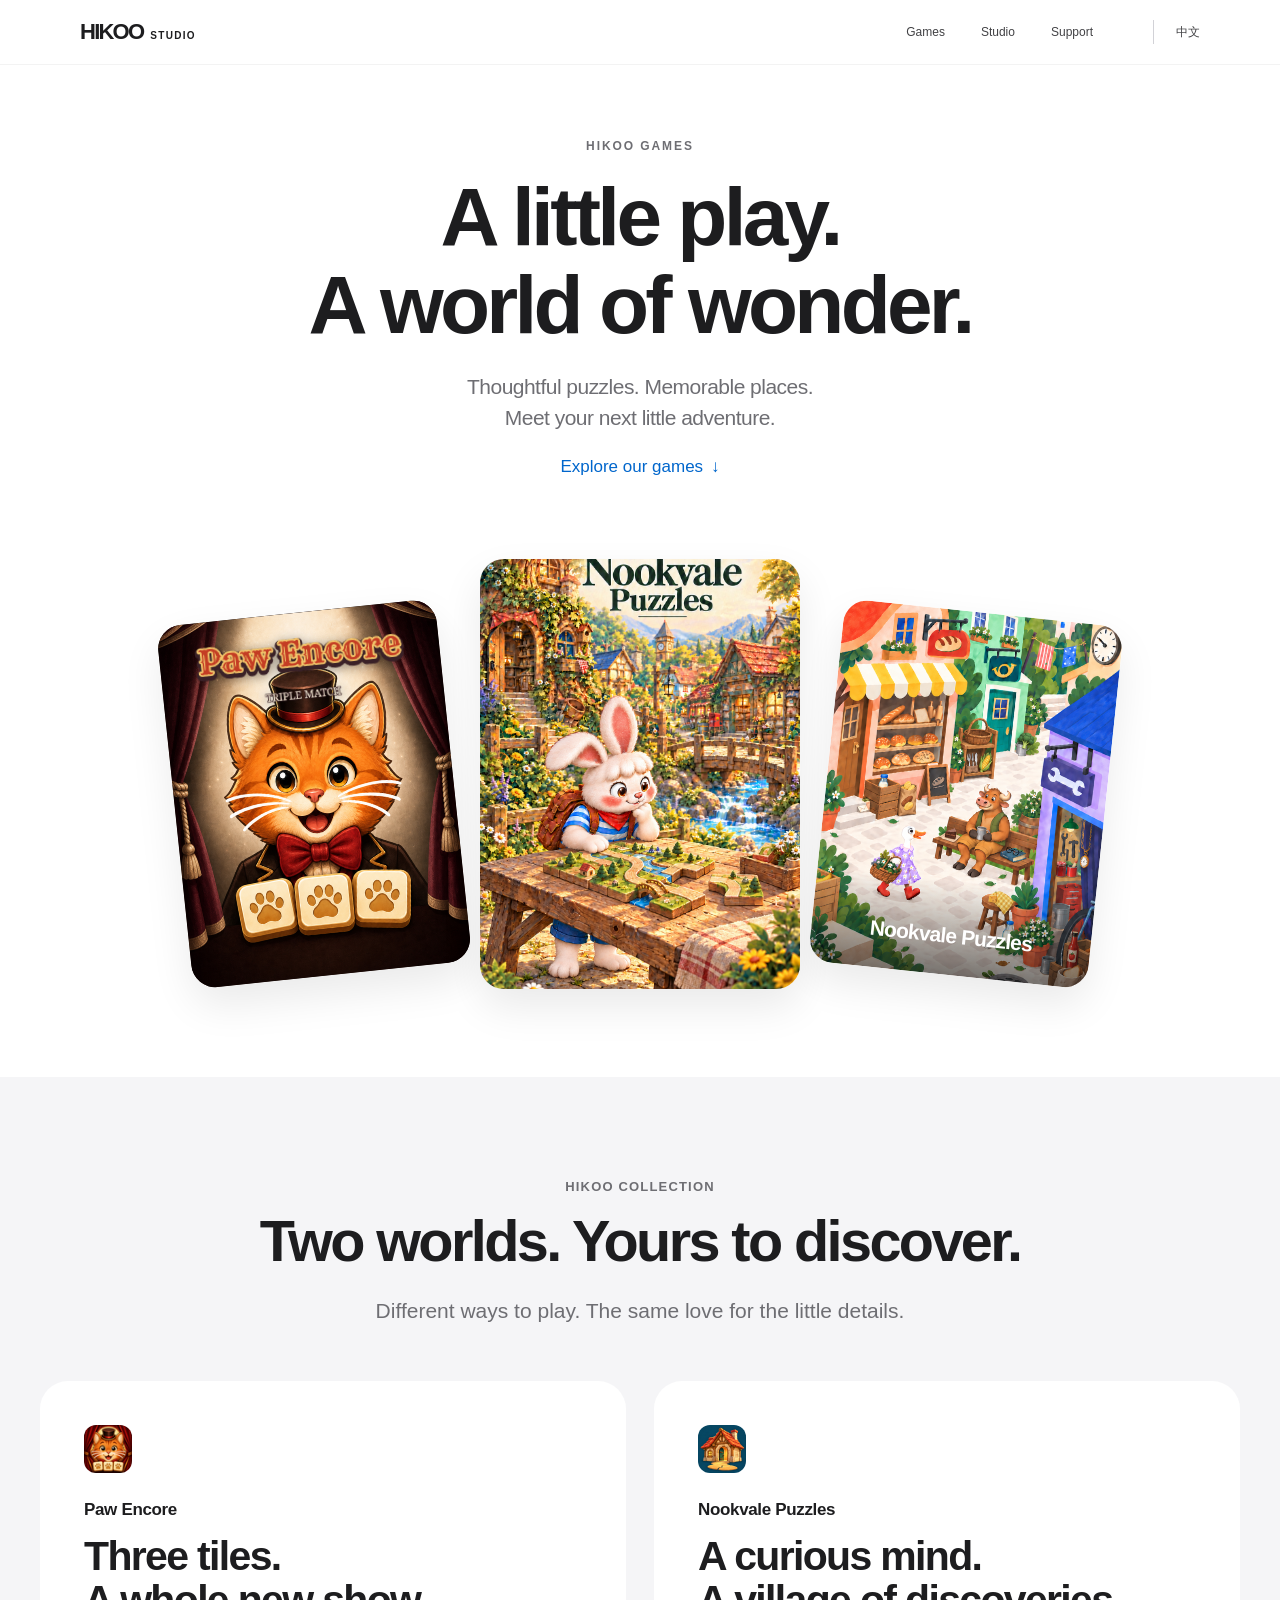
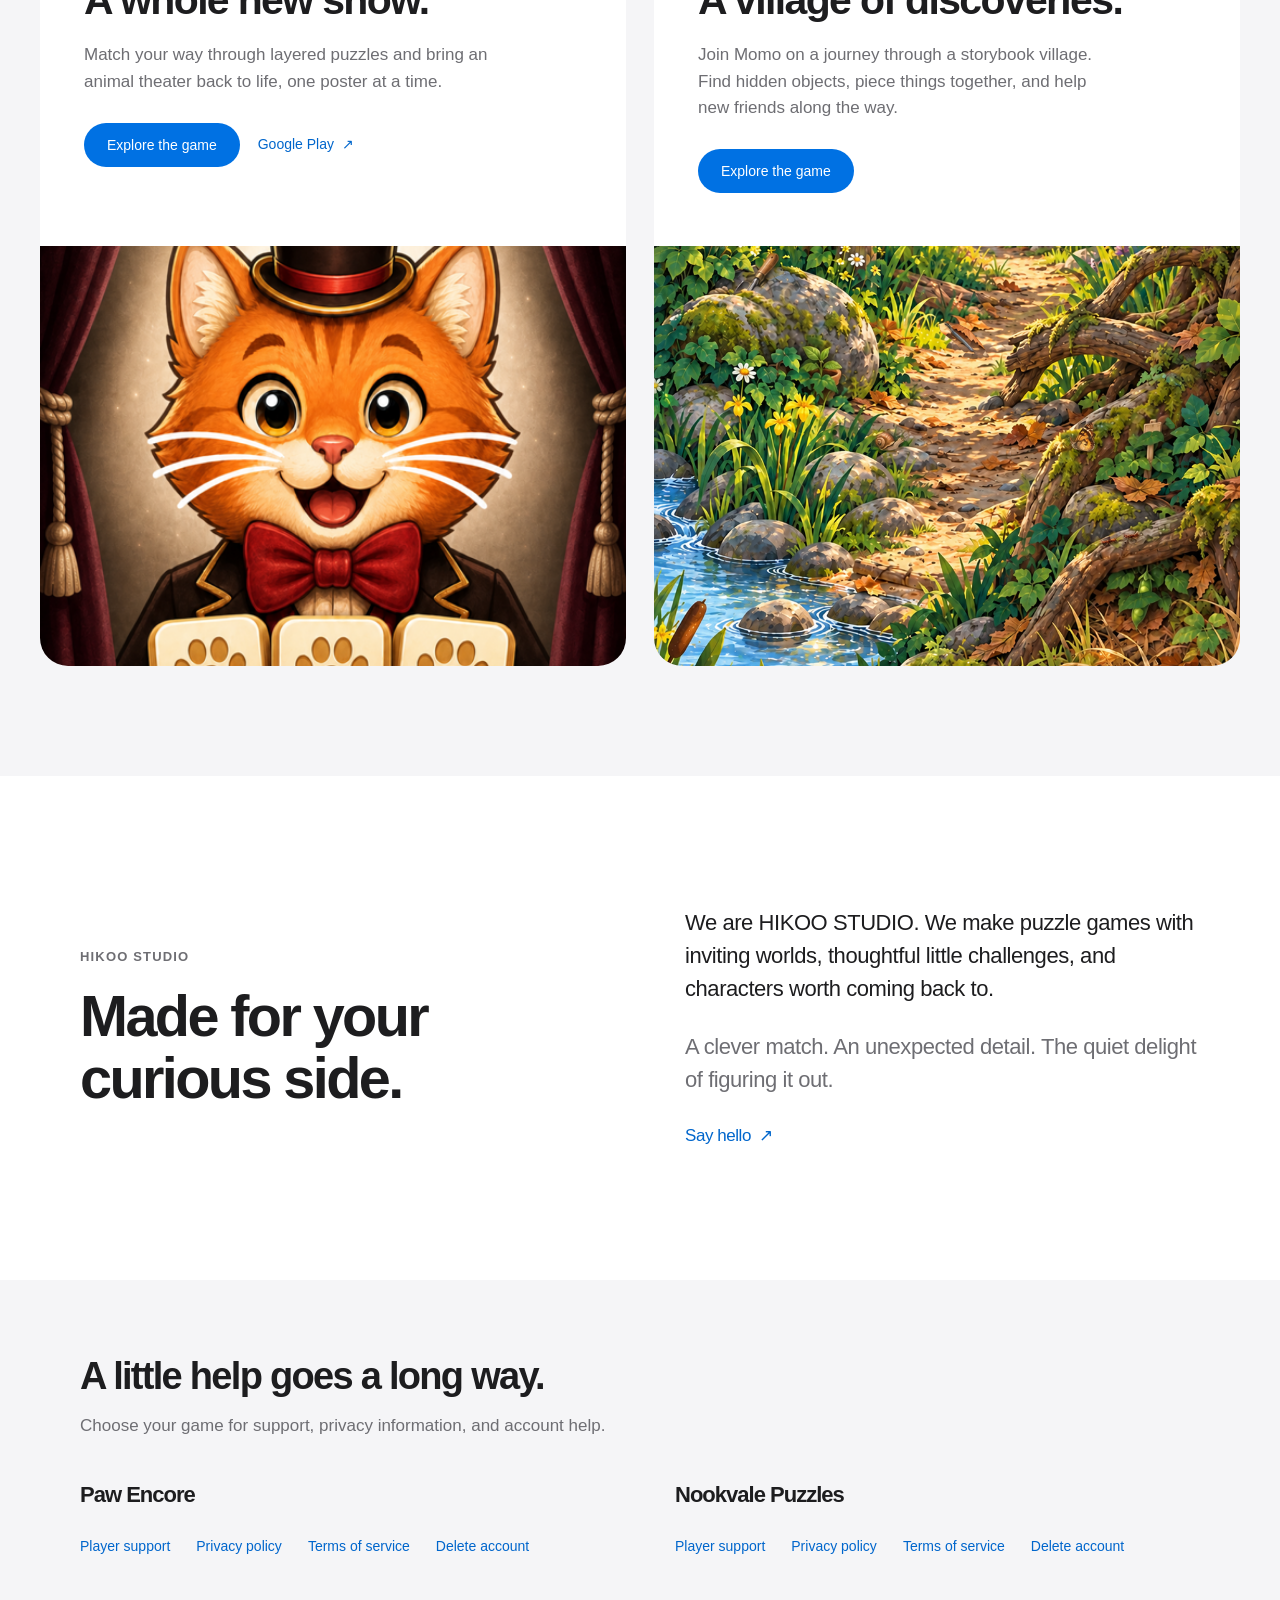
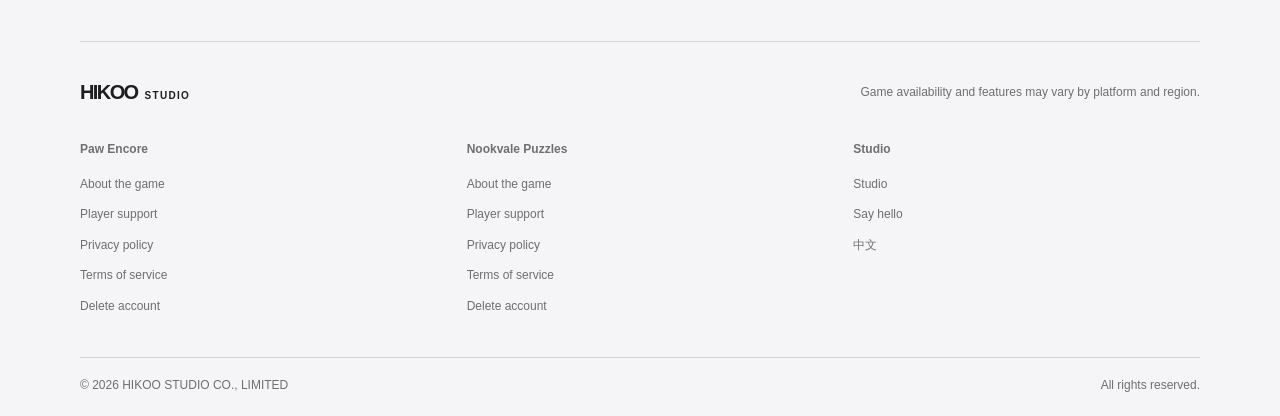
<file: index.html>
<!doctype html>
<html lang="en">
  <head>
    <meta charset="utf-8" />
    <meta name="viewport" content="width=device-width, initial-scale=1" />
    <meta
      name="description"
      content="We are HIKOO STUDIO. We make puzzle games with inviting worlds, thoughtful little challenges, and characters worth coming back to."
    />
    <meta name="theme-color" content="#ffffff" />
    <title>HIKOO STUDIO — Little worlds. Thoughtful puzzles.</title>
    <link rel="icon" href="/favicon.svg" type="image/svg+xml" />
    <link rel="stylesheet" href="/assets/site.css?v=68fdacf8c5ce" />
    <link rel="canonical" href="https://hikoogame.com/" />
    <link rel="alternate" hreflang="en" href="https://hikoogame.com/" />
    <link rel="alternate" hreflang="zh-Hans" href="https://hikoogame.com/zh/" />
    <link rel="alternate" hreflang="x-default" href="https://hikoogame.com/" />
    <meta
      property="og:title"
      content="HIKOO STUDIO — Little worlds. Thoughtful puzzles."
    />
    <meta
      property="og:description"
      content="We are HIKOO STUDIO. We make puzzle games with inviting worlds, thoughtful little challenges, and characters worth coming back to."
    />
    <meta property="og:type" content="website" />
    <meta property="og:url" content="https://hikoogame.com/" />
  </head>
  <body>
    <a class="skip-link" href="#content">Skip to content</a>
    <header class="global-header">
      <div class="nav-inner">
        <a class="studio-brand" href="/" aria-label="HIKOO Studio home"
          >HIKOO<span>STUDIO</span></a
        >
        <nav aria-label="Main navigation">
          <a href="/#games">Games</a
          ><a class="nav-about" href="/#studio">Studio</a
          ><a href="/#support">Support</a>
        </nav>
        <a class="language" href="/zh/" lang="zh-Hans" aria-label="切换至中文"
          >中文</a
        >
      </div>
    </header>
    <main id="content">
      <section class="home-hero">
        <p class="eyebrow">HIKOO GAMES</p>
        <h1>A little play.<br />A world of wonder.</h1>
        <p class="hero-description">
          Thoughtful puzzles. Memorable places.<br />Meet your next little
          adventure.
        </p>
        <a class="text-link" href="#games"
          >Explore our games <span aria-hidden="true">↓</span></a
        >
        <div class="hero-gallery" aria-label="Our game worlds">
          <a
            class="hero-art hero-paw"
            href="/paw-encore/"
            aria-label="Paw Encore"
            ><img
              class=""
              src="/assets/games/paw-cover.png"
              alt="Paw Encore — Animal Theater"
              loading="eager"
              decoding="async"
              width="540"
              height="960" /><img
              class="cover-logo"
              src="/assets/games/paw-logo.png"
              alt=""
              loading="eager"
              decoding="async"
              width="768"
              height="288" /></a
          ><a
            class="hero-art hero-nook"
            href="/nookvale-puzzles/"
            aria-label="Nookvale Puzzles"
            ><img
              class=""
              src="/assets/games/nook-cover-en.webp"
              alt="Nookvale Puzzles"
              loading="eager"
              decoding="async"
              width="941"
              height="1672" /></a
          ><a
            class="hero-art hero-village"
            href="/nookvale-puzzles/"
            aria-label="Nookvale Puzzles"
            ><img
              class=""
              src="/assets/games/nook-street.webp"
              alt="A village full of details."
              loading="eager"
              decoding="async"
              width="941"
              height="1671"
            /><span class="art-label">Nookvale Puzzles</span></a
          >
        </div>
      </section>
      <section class="games-section" id="games">
        <div class="section-heading">
          <p class="eyebrow">HIKOO COLLECTION</p>
          <h2>Two worlds. Yours to discover.</h2>
          <p>Different ways to play. The same love for the little details.</p>
        </div>
        <div class="game-grid">
          <article class="game-card paw-card">
            <div class="game-card-copy">
              <img
                class="app-icon"
                src="/assets/games/paw-icon.png"
                alt=""
                loading="lazy"
                decoding="async"
                width="56"
                height="56"
              />
              <p class="eyebrow">Paw Encore</p>
              <h3>Three tiles.<br />A whole new show.</h3>
              <p>
                Match your way through layered puzzles and bring an animal
                theater back to life, one poster at a time.
              </p>
              <div class="actions">
                <a class="button" href="/paw-encore/">Explore the game</a
                ><a
                  class="text-link"
                  href="https://play.google.com/store/apps/details?id=com.hikoostudio.pawencore"
                  >Google Play <span aria-hidden="true">↗</span></a
                >
              </div>
            </div>
            <a
              class="card-art paw-card-art"
              href="/paw-encore/"
              aria-label="Paw Encore"
              ><img
                class=""
                src="/assets/games/paw-cover.png"
                alt="Paw Encore — Animal Theater"
                loading="lazy"
                decoding="async"
                width="540"
                height="960"
            /></a>
          </article>
          <article class="game-card nook-card">
            <div class="game-card-copy">
              <img
                class="app-icon"
                src="/assets/games/nook-icon.png"
                alt=""
                loading="lazy"
                decoding="async"
                width="192"
                height="192"
              />
              <p class="eyebrow">Nookvale Puzzles</p>
              <h3>A curious mind.<br />A village of discoveries.</h3>
              <p>
                Join Momo on a journey through a storybook village. Find hidden
                objects, piece things together, and help new friends along the
                way.
              </p>
              <div class="actions">
                <a class="button" href="/nookvale-puzzles/">Explore the game</a>
              </div>
            </div>
            <a
              class="card-art"
              href="/nookvale-puzzles/"
              aria-label="Nookvale Puzzles"
              ><img
                class=""
                src="/assets/games/nook-garden.webp"
                alt="A garden worth exploring."
                loading="lazy"
                decoding="async"
                width="941"
                height="1672"
            /></a>
          </article>
        </div>
      </section>
      <section class="studio-section section-width" id="studio">
        <div>
          <p class="eyebrow">HIKOO STUDIO</p>
          <h2>Made for your<br />curious side.</h2>
        </div>
        <div class="studio-story">
          <p>
            We are HIKOO STUDIO. We make puzzle games with inviting worlds,
            thoughtful little challenges, and characters worth coming back to.
          </p>
          <p class="muted">
            A clever match. An unexpected detail. The quiet delight of figuring
            it out.
          </p>
          <a class="text-link" href="mailto:hikooStudio@outlook.com"
            >Say hello <span aria-hidden="true">↗</span></a
          >
        </div>
      </section>
      <section class="help-section" id="support">
        <div class="section-width">
          <h2>A little help goes a long way.</h2>
          <p>
            Choose your game for support, privacy information, and account help.
          </p>
          <div class="help-grid">
            <article>
              <h3>Paw Encore</h3>
              <div class="help-links">
                <a href="/paw-encore/support/">Player support</a
                ><a href="/paw-encore/privacy/">Privacy policy</a
                ><a href="/paw-encore/terms/">Terms of service</a
                ><a href="/paw-encore/delete-account/">Delete account</a>
              </div>
            </article>
            <article>
              <h3>Nookvale Puzzles</h3>
              <div class="help-links">
                <a href="https://zdd-api.hikoogame.com/support?lang=en"
                  >Player support</a
                ><a href="https://zdd-api.hikoogame.com/privacy?lang=en"
                  >Privacy policy</a
                ><a href="https://zdd-api.hikoogame.com/terms?lang=en"
                  >Terms of service</a
                ><a href="https://zdd-api.hikoogame.com/account/delete?lang=en"
                  >Delete account</a
                >
              </div>
            </article>
          </div>
        </div>
      </section>
    </main>
    <footer class="studio-footer">
      <div class="footer-inner">
        <div class="footer-top">
          <a class="studio-brand" href="/">HIKOO<span>STUDIO</span></a>
          <p>Game availability and features may vary by platform and region.</p>
        </div>
        <div class="footer-columns">
          <div>
            <h3>Paw Encore</h3>
            <a href="/paw-encore/">About the game</a
            ><a href="/paw-encore/support/">Player support</a
            ><a href="/paw-encore/privacy/">Privacy policy</a
            ><a href="/paw-encore/terms/">Terms of service</a
            ><a href="/paw-encore/delete-account/">Delete account</a>
          </div>
          <div>
            <h3>Nookvale Puzzles</h3>
            <a href="/nookvale-puzzles/">About the game</a
            ><a href="https://zdd-api.hikoogame.com/support?lang=en"
              >Player support</a
            ><a href="https://zdd-api.hikoogame.com/privacy?lang=en"
              >Privacy policy</a
            ><a href="https://zdd-api.hikoogame.com/terms?lang=en"
              >Terms of service</a
            ><a href="https://zdd-api.hikoogame.com/account/delete?lang=en"
              >Delete account</a
            >
          </div>
          <div>
            <h3>Studio</h3>
            <a href="/#studio">Studio</a
            ><a href="mailto:hikooStudio@outlook.com">Say hello</a
            ><a href="/zh/">中文</a>
          </div>
        </div>
        <div class="copyright">
          © 2026 HIKOO STUDIO CO., LIMITED<span>All rights reserved.</span>
        </div>
      </div>
    </footer>
  </body>
</html>
</file>
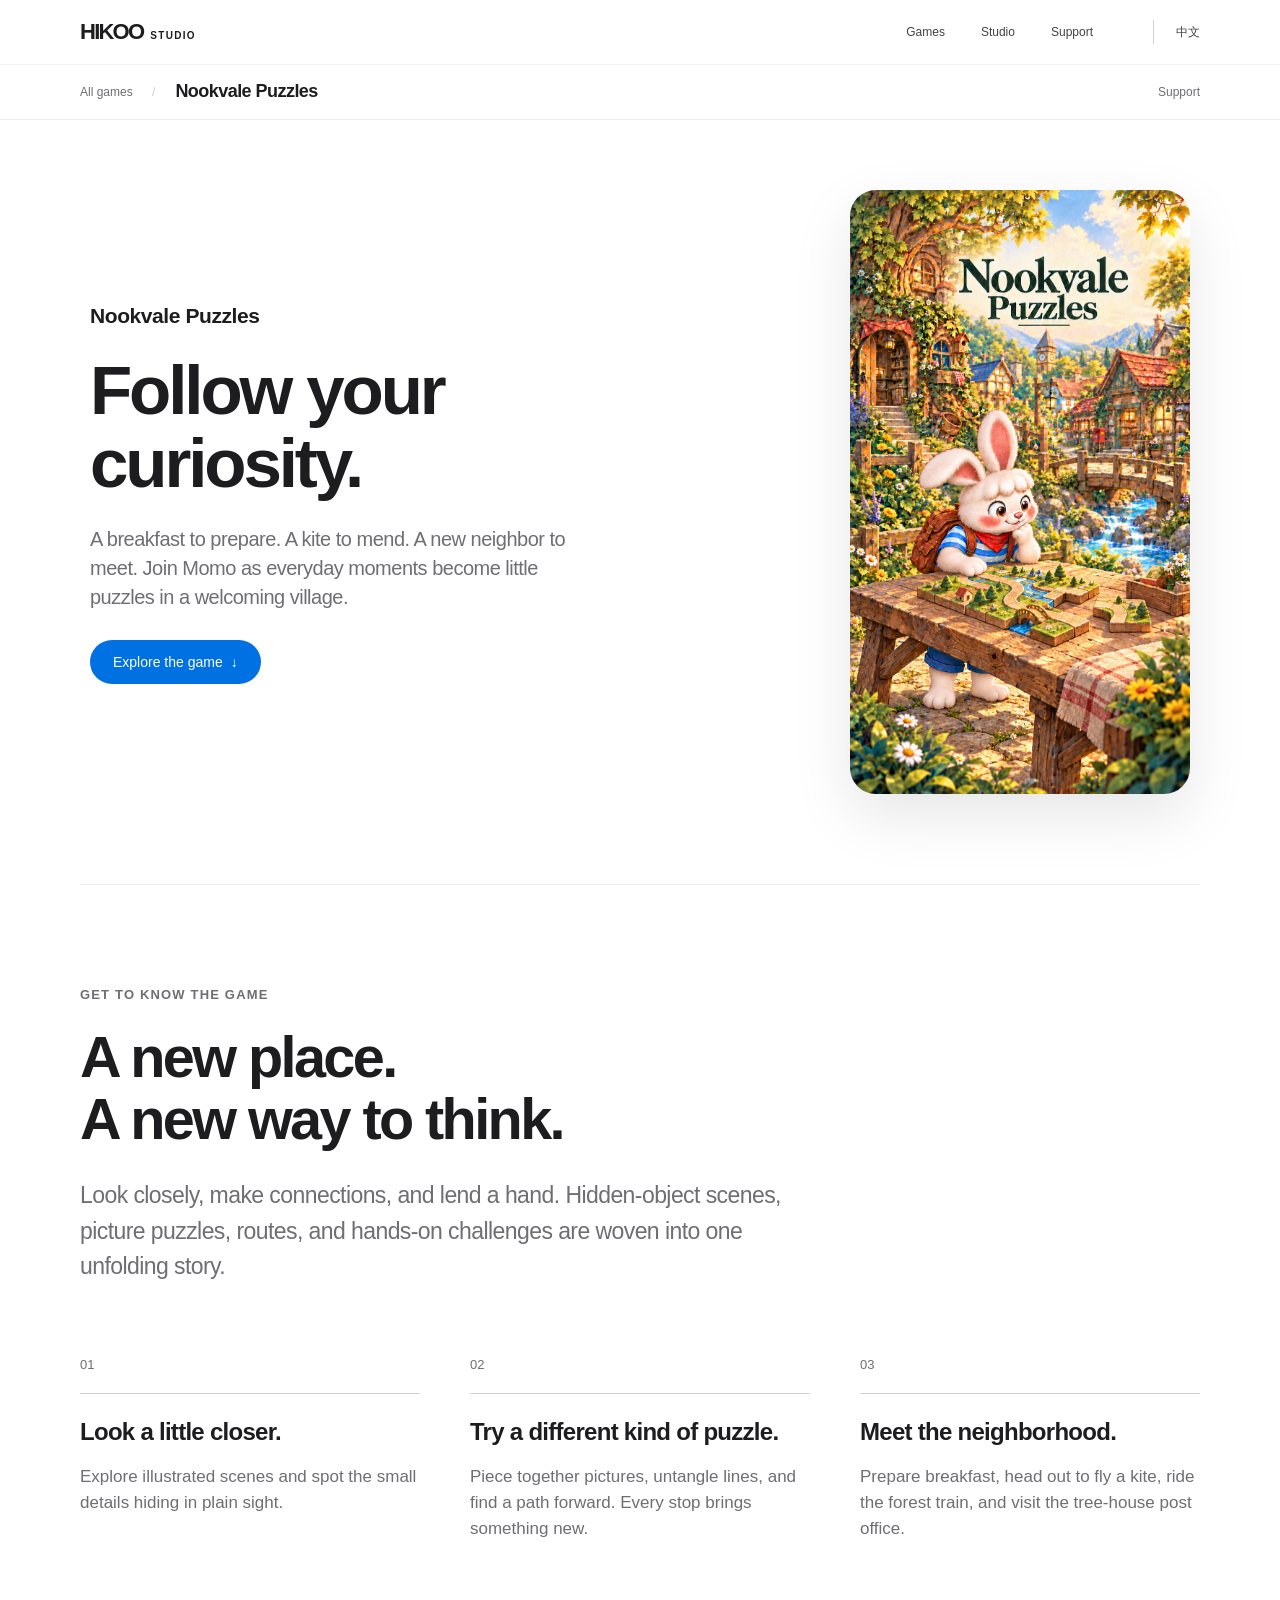
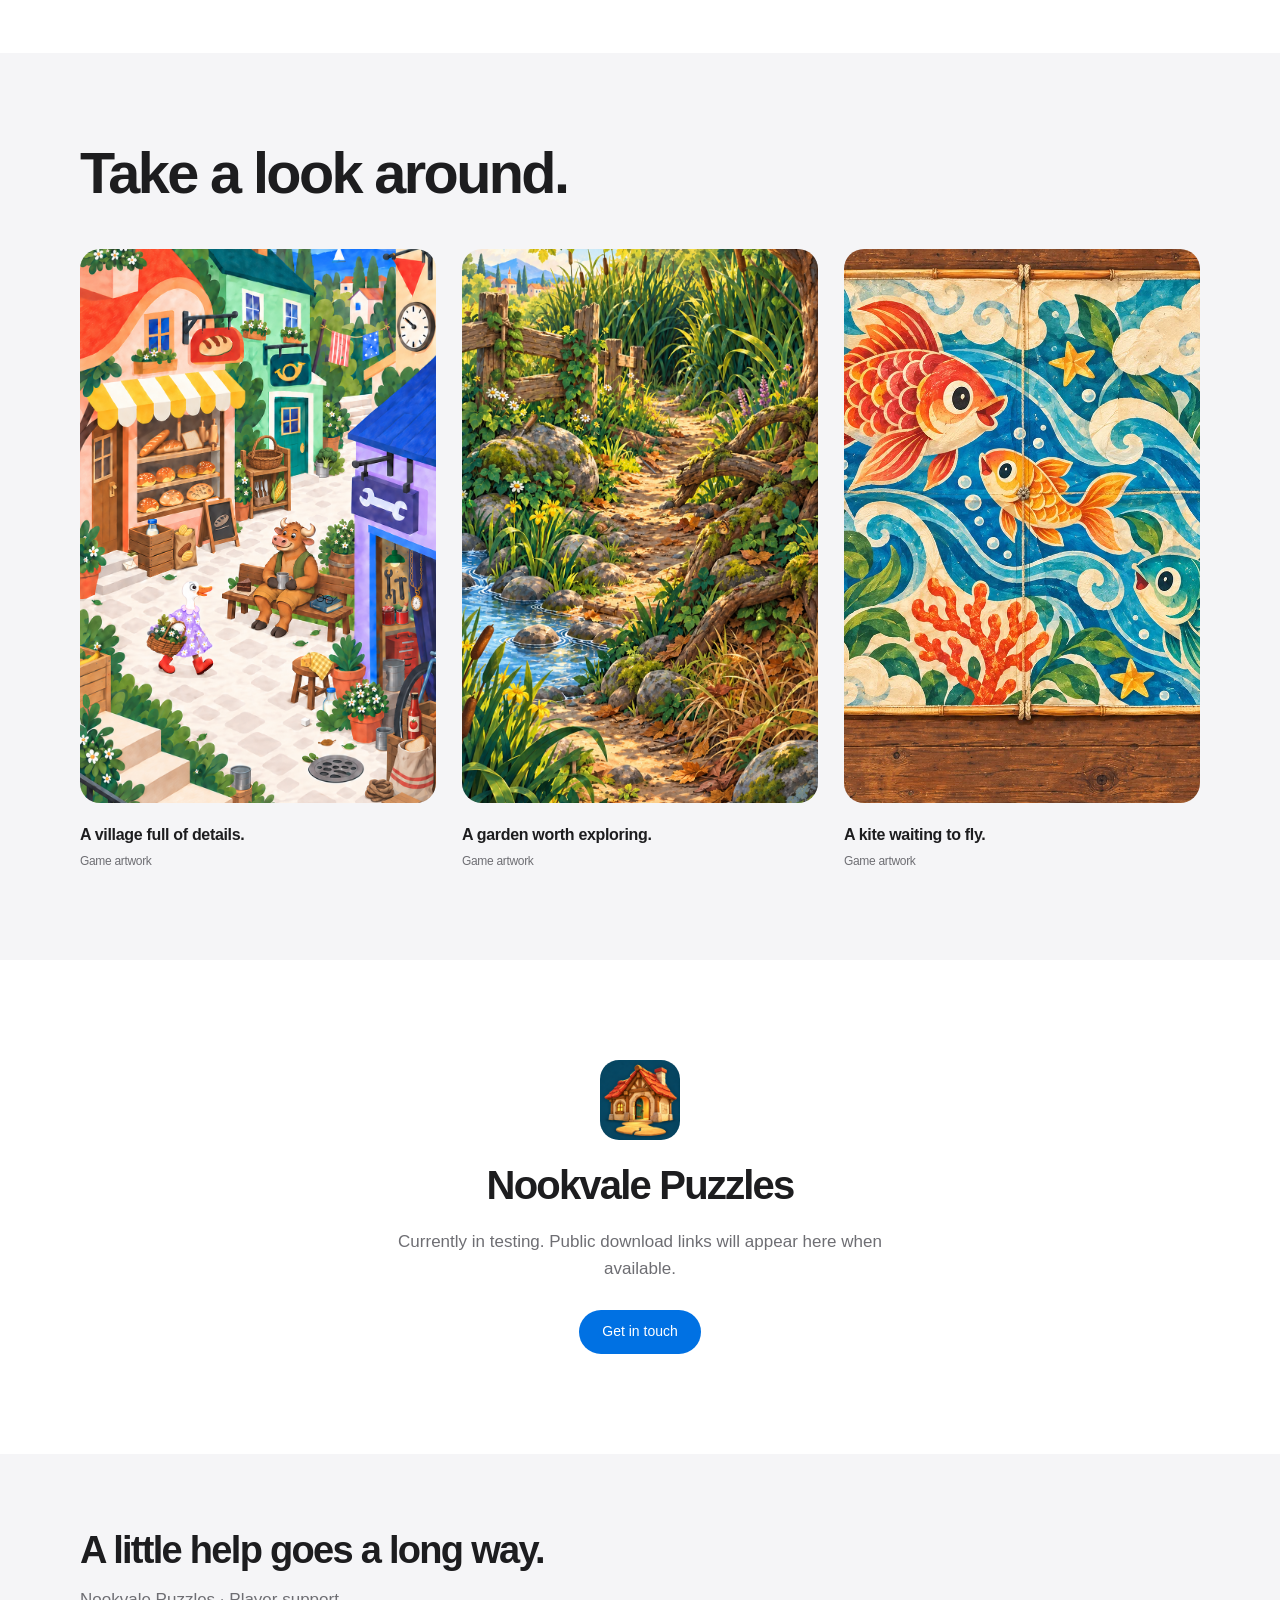
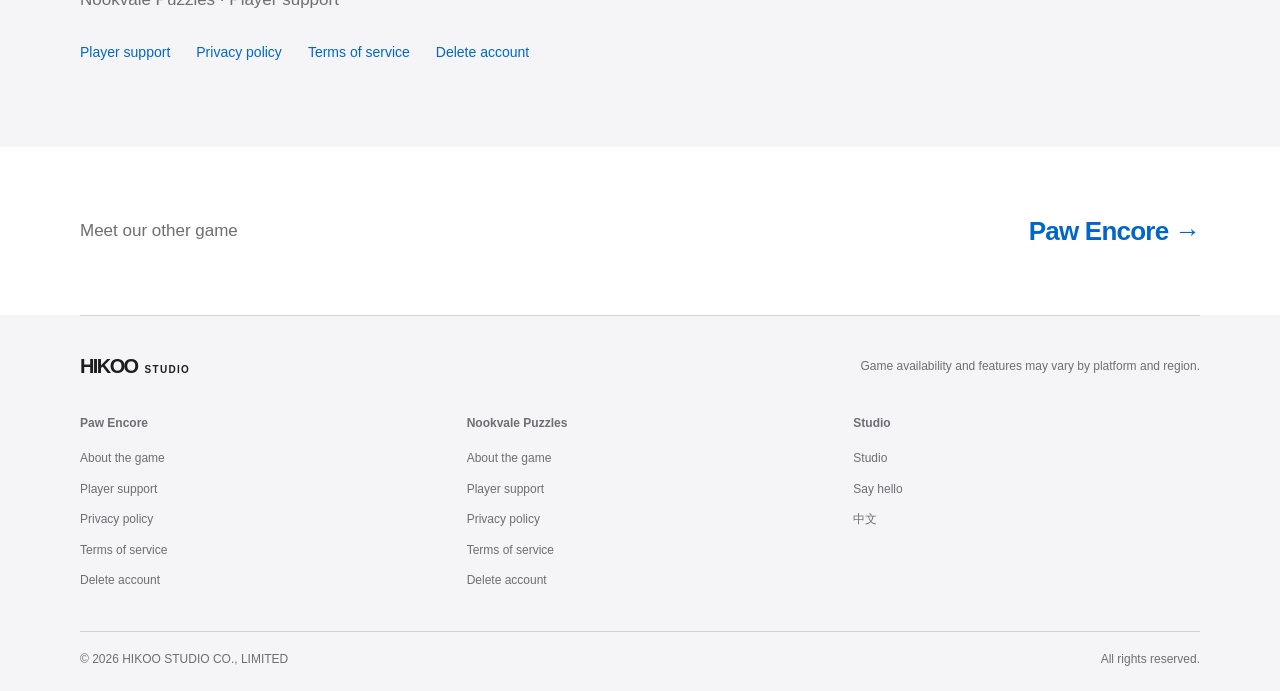
<file: nookvale-puzzles/index.html>
<!doctype html>
<html lang="en">
  <head>
    <meta charset="utf-8" />
    <meta name="viewport" content="width=device-width, initial-scale=1" />
    <meta
      name="description"
      content="A breakfast to prepare. A kite to mend. A new neighbor to meet. Join Momo as everyday moments become little puzzles in a welcoming village."
    />
    <meta name="theme-color" content="#ffffff" />
    <title>Nookvale Puzzles — HIKOO STUDIO</title>
    <link rel="icon" href="/favicon.svg" type="image/svg+xml" />
    <link rel="stylesheet" href="/assets/site.css?v=68fdacf8c5ce" />
    <link rel="canonical" href="https://hikoogame.com/nookvale-puzzles/" />
    <link
      rel="alternate"
      hreflang="en"
      href="https://hikoogame.com/nookvale-puzzles/"
    />
    <link
      rel="alternate"
      hreflang="zh-Hans"
      href="https://hikoogame.com/zh/nookvale-puzzles/"
    />
    <link
      rel="alternate"
      hreflang="x-default"
      href="https://hikoogame.com/nookvale-puzzles/"
    />
    <meta property="og:title" content="Nookvale Puzzles — HIKOO STUDIO" />
    <meta
      property="og:description"
      content="A breakfast to prepare. A kite to mend. A new neighbor to meet. Join Momo as everyday moments become little puzzles in a welcoming village."
    />
    <meta property="og:type" content="website" />
    <meta property="og:url" content="https://hikoogame.com/nookvale-puzzles/" />
  </head>
  <body>
    <a class="skip-link" href="#content">Skip to content</a>
    <header class="global-header">
      <div class="nav-inner">
        <a class="studio-brand" href="/" aria-label="HIKOO Studio home"
          >HIKOO<span>STUDIO</span></a
        >
        <nav aria-label="Main navigation">
          <a href="/#games">Games</a
          ><a class="nav-about" href="/#studio">Studio</a
          ><a href="/#support">Support</a>
        </nav>
        <a
          class="language"
          href="/zh/nookvale-puzzles/"
          lang="zh-Hans"
          aria-label="切换至中文"
          >中文</a
        >
      </div>
    </header>
    <main id="content">
      <div class="product-nav">
        <div class="section-width">
          <a href="/#games">All games <span aria-hidden="true">/</span></a
          ><strong>Nookvale Puzzles</strong><a href="#game-support">Support</a>
        </div>
      </div>
      <section class="product-hero nook-hero">
        <div class="product-hero-copy">
          <p class="eyebrow">Nookvale Puzzles</p>
          <h1>Follow your curiosity.</h1>
          <p class="hero-description">
            A breakfast to prepare. A kite to mend. A new neighbor to meet. Join
            Momo as everyday moments become little puzzles in a welcoming
            village.
          </p>
          <div class="actions">
            <a class="button" href="#discover"
              >Explore the game <span aria-hidden="true">↓</span></a
            >
          </div>
        </div>
        <div class="product-visual">
          <img
            class="product-cover"
            src="/assets/games/nook-cover-en.webp"
            alt="Nookvale Puzzles"
            loading="eager"
            decoding="async"
            width="941"
            height="1672"
          />
        </div>
      </section>
      <section class="discover section-width" id="discover">
        <p class="eyebrow">GET TO KNOW THE GAME</p>
        <h2>A new place.<br />A new way to think.</h2>
        <p class="section-lead">
          Look closely, make connections, and lend a hand. Hidden-object scenes,
          picture puzzles, routes, and hands-on challenges are woven into one
          unfolding story.
        </p>
        <div class="feature-grid">
          <article>
            <span class="feature-number">01</span>
            <h3>Look a little closer.</h3>
            <p>
              Explore illustrated scenes and spot the small details hiding in
              plain sight.
            </p>
          </article>
          <article>
            <span class="feature-number">02</span>
            <h3>Try a different kind of puzzle.</h3>
            <p>
              Piece together pictures, untangle lines, and find a path forward.
              Every stop brings something new.
            </p>
          </article>
          <article>
            <span class="feature-number">03</span>
            <h3>Meet the neighborhood.</h3>
            <p>
              Prepare breakfast, head out to fly a kite, ride the forest train,
              and visit the tree-house post office.
            </p>
          </article>
        </div>
      </section>
      <section class="gallery-section">
        <div class="section-width">
          <h2>Take a look around.</h2>
          <div class="scene-grid">
            <figure>
              <img
                class=""
                src="/assets/games/nook-street.webp"
                alt="A village full of details."
                loading="lazy"
                decoding="async"
                width="941"
                height="1671"
              />
              <figcaption>
                A village full of details.<span>Game artwork</span>
              </figcaption>
            </figure>
            <figure>
              <img
                class=""
                src="/assets/games/nook-garden.webp"
                alt="A garden worth exploring."
                loading="lazy"
                decoding="async"
                width="941"
                height="1672"
              />
              <figcaption>
                A garden worth exploring.<span>Game artwork</span>
              </figcaption>
            </figure>
            <figure>
              <img
                class=""
                src="/assets/games/nook-kite.webp"
                alt="A kite waiting to fly."
                loading="lazy"
                decoding="async"
                width="1448"
                height="1086"
              />
              <figcaption>
                A kite waiting to fly.<span>Game artwork</span>
              </figcaption>
            </figure>
          </div>
        </div>
      </section>
      <section class="play-section section-width">
        <div>
          <img
            class="play-icon"
            src="/assets/games/nook-icon.png"
            alt=""
            loading="lazy"
            decoding="async"
            width="192"
            height="192"
          />
          <h2>Nookvale Puzzles</h2>
          <p>
            Currently in testing. Public download links will appear here when
            available.
          </p>
          <div class="actions">
            <a
              class="button"
              href="mailto:hikooStudio@outlook.com?subject=Nookvale%20Puzzles"
              >Get in touch</a
            >
          </div>
        </div>
      </section>
      <section class="help-section" id="game-support">
        <div class="section-width">
          <h2>A little help goes a long way.</h2>
          <p>Nookvale Puzzles · Player support</p>
          <div class="help-links">
            <a href="https://zdd-api.hikoogame.com/support?lang=en"
              >Player support</a
            ><a href="https://zdd-api.hikoogame.com/privacy?lang=en"
              >Privacy policy</a
            ><a href="https://zdd-api.hikoogame.com/terms?lang=en"
              >Terms of service</a
            ><a href="https://zdd-api.hikoogame.com/account/delete?lang=en"
              >Delete account</a
            >
          </div>
        </div>
      </section>
      <section class="other-game section-width">
        <p>Meet our other game</p>
        <a href="/paw-encore/">Paw Encore <span aria-hidden="true">→</span></a>
      </section>
    </main>
    <footer class="studio-footer">
      <div class="footer-inner">
        <div class="footer-top">
          <a class="studio-brand" href="/">HIKOO<span>STUDIO</span></a>
          <p>Game availability and features may vary by platform and region.</p>
        </div>
        <div class="footer-columns">
          <div>
            <h3>Paw Encore</h3>
            <a href="/paw-encore/">About the game</a
            ><a href="/paw-encore/support/">Player support</a
            ><a href="/paw-encore/privacy/">Privacy policy</a
            ><a href="/paw-encore/terms/">Terms of service</a
            ><a href="/paw-encore/delete-account/">Delete account</a>
          </div>
          <div>
            <h3>Nookvale Puzzles</h3>
            <a href="/nookvale-puzzles/">About the game</a
            ><a href="https://zdd-api.hikoogame.com/support?lang=en"
              >Player support</a
            ><a href="https://zdd-api.hikoogame.com/privacy?lang=en"
              >Privacy policy</a
            ><a href="https://zdd-api.hikoogame.com/terms?lang=en"
              >Terms of service</a
            ><a href="https://zdd-api.hikoogame.com/account/delete?lang=en"
              >Delete account</a
            >
          </div>
          <div>
            <h3>Studio</h3>
            <a href="/#studio">Studio</a
            ><a href="mailto:hikooStudio@outlook.com">Say hello</a
            ><a href="/zh/nookvale-puzzles/">中文</a>
          </div>
        </div>
        <div class="copyright">
          © 2026 HIKOO STUDIO CO., LIMITED<span>All rights reserved.</span>
        </div>
      </div>
    </footer>
  </body>
</html>
</file>
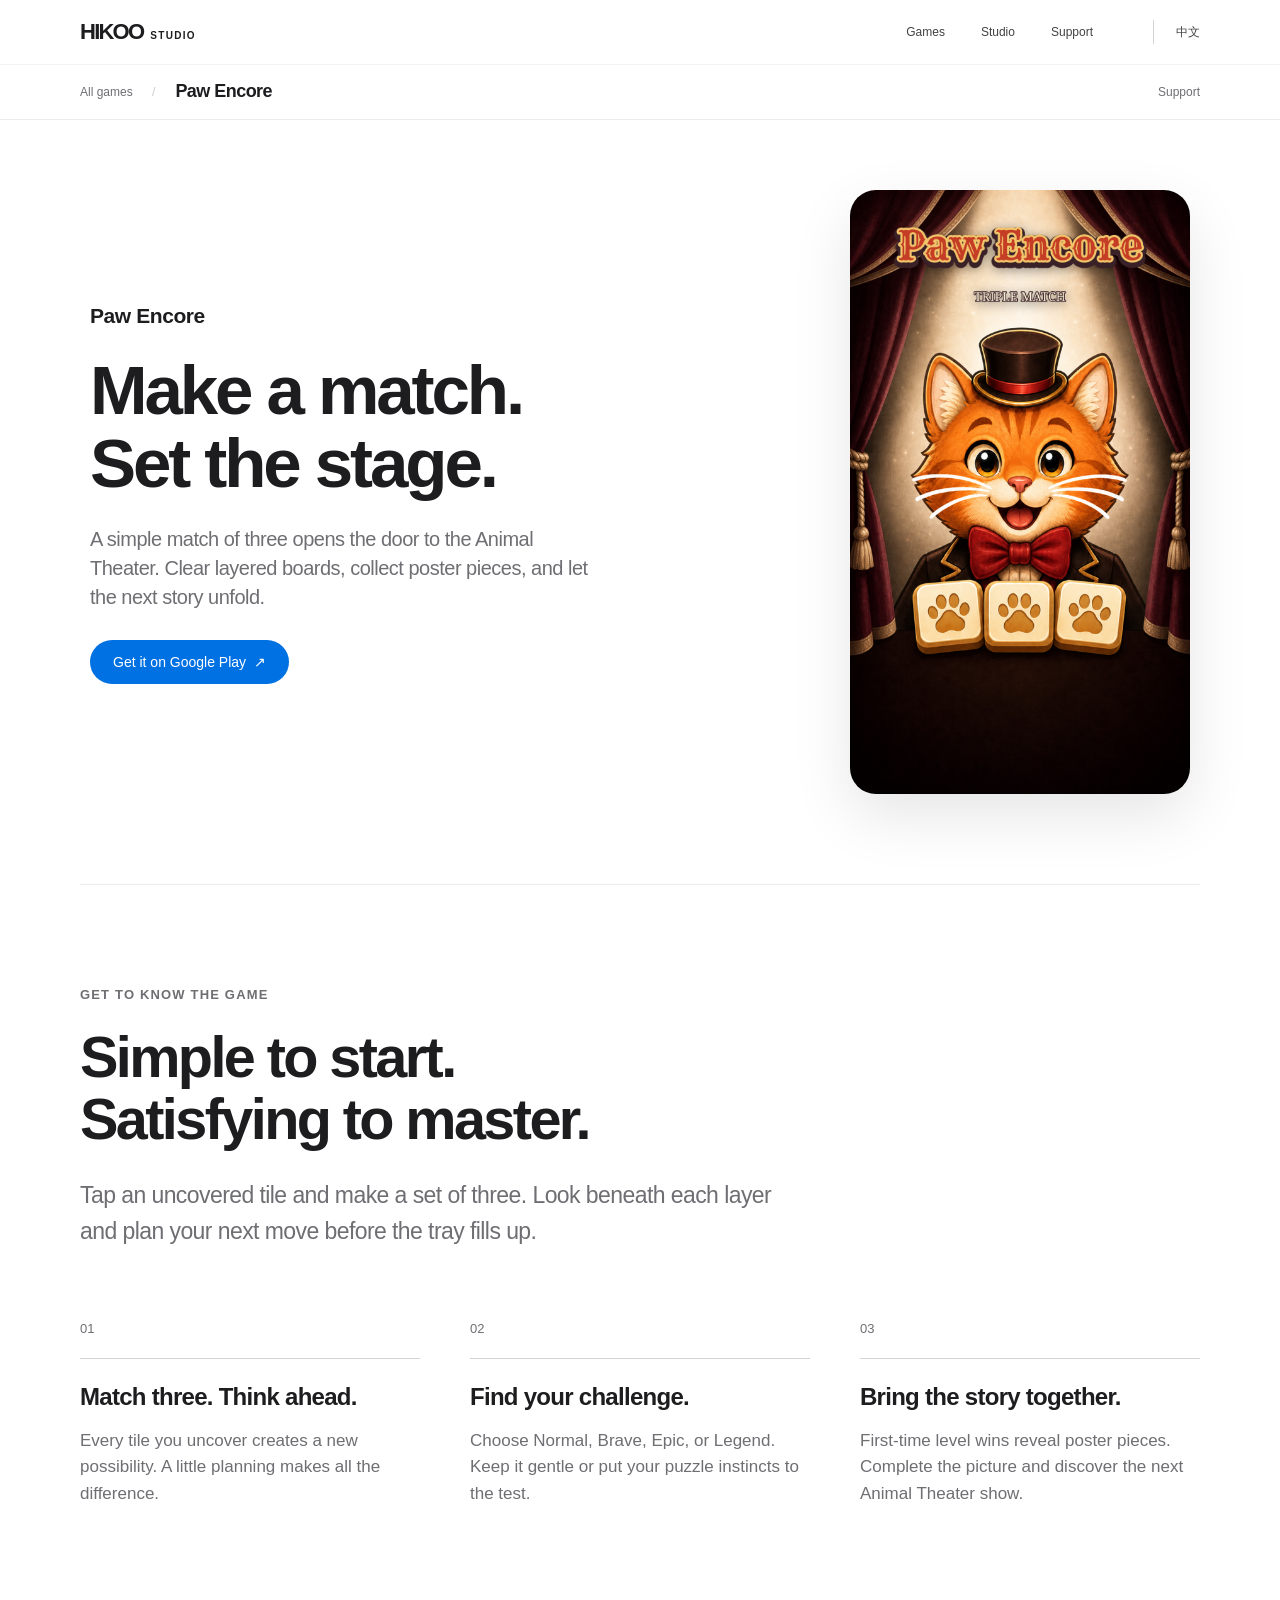
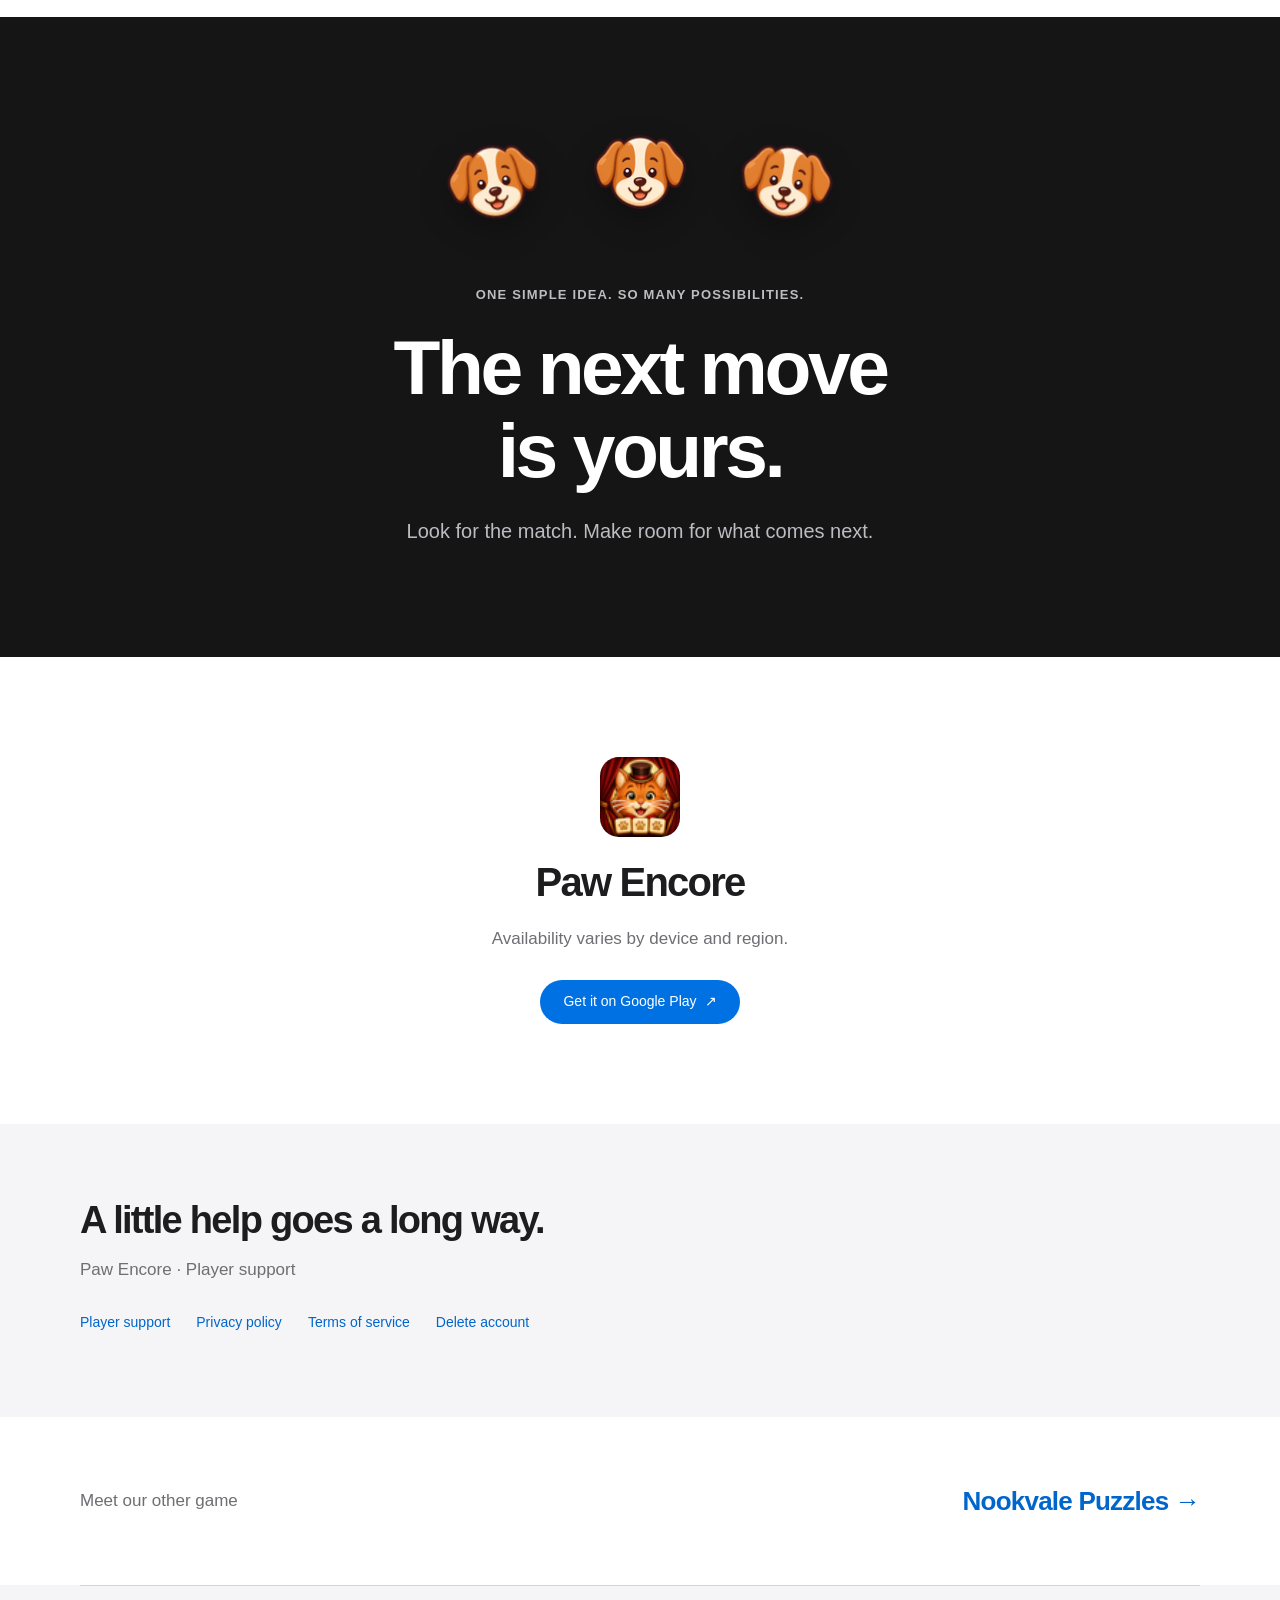
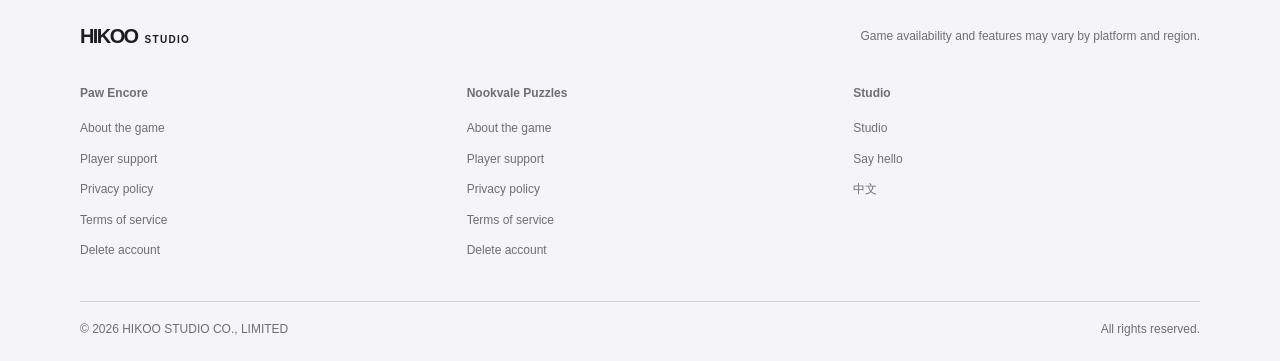
<file: paw-encore/index.html>
<!doctype html>
<html lang="en">
  <head>
    <meta charset="utf-8" />
    <meta name="viewport" content="width=device-width, initial-scale=1" />
    <meta
      name="description"
      content="A simple match of three opens the door to the Animal Theater. Clear layered boards, collect poster pieces, and let the next story unfold."
    />
    <meta name="theme-color" content="#ffffff" />
    <title>Paw Encore — HIKOO STUDIO</title>
    <link rel="icon" href="/favicon.svg" type="image/svg+xml" />
    <link rel="stylesheet" href="/assets/site.css?v=68fdacf8c5ce" />
    <link rel="canonical" href="https://hikoogame.com/paw-encore/" />
    <link
      rel="alternate"
      hreflang="en"
      href="https://hikoogame.com/paw-encore/"
    />
    <link
      rel="alternate"
      hreflang="zh-Hans"
      href="https://hikoogame.com/zh/paw-encore/"
    />
    <link
      rel="alternate"
      hreflang="x-default"
      href="https://hikoogame.com/paw-encore/"
    />
    <meta property="og:title" content="Paw Encore — HIKOO STUDIO" />
    <meta
      property="og:description"
      content="A simple match of three opens the door to the Animal Theater. Clear layered boards, collect poster pieces, and let the next story unfold."
    />
    <meta property="og:type" content="website" />
    <meta property="og:url" content="https://hikoogame.com/paw-encore/" />
  </head>
  <body>
    <a class="skip-link" href="#content">Skip to content</a>
    <header class="global-header">
      <div class="nav-inner">
        <a class="studio-brand" href="/" aria-label="HIKOO Studio home"
          >HIKOO<span>STUDIO</span></a
        >
        <nav aria-label="Main navigation">
          <a href="/#games">Games</a
          ><a class="nav-about" href="/#studio">Studio</a
          ><a href="/#support">Support</a>
        </nav>
        <a
          class="language"
          href="/zh/paw-encore/"
          lang="zh-Hans"
          aria-label="切换至中文"
          >中文</a
        >
      </div>
    </header>
    <main id="content">
      <div class="product-nav">
        <div class="section-width">
          <a href="/#games">All games <span aria-hidden="true">/</span></a
          ><strong>Paw Encore</strong><a href="#game-support">Support</a>
        </div>
      </div>
      <section class="product-hero paw-hero">
        <div class="product-hero-copy">
          <p class="eyebrow">Paw Encore</p>
          <h1>Make a match.<br />Set the stage.</h1>
          <p class="hero-description">
            A simple match of three opens the door to the Animal Theater. Clear
            layered boards, collect poster pieces, and let the next story
            unfold.
          </p>
          <div class="actions">
            <a
              class="button"
              href="https://play.google.com/store/apps/details?id=com.hikoostudio.pawencore"
              >Get it on Google Play <span aria-hidden="true">↗</span></a
            >
          </div>
        </div>
        <div class="product-visual">
          <img
            class="product-cover"
            src="/assets/games/paw-cover.png"
            alt="Paw Encore"
            loading="eager"
            decoding="async"
            width="540"
            height="960"
          /><img
            class="product-logo"
            src="/assets/games/paw-logo.png"
            alt=""
            loading="eager"
            decoding="async"
            width="768"
            height="288"
          />
        </div>
      </section>
      <section class="discover section-width" id="discover">
        <p class="eyebrow">GET TO KNOW THE GAME</p>
        <h2>Simple to start.<br />Satisfying to master.</h2>
        <p class="section-lead">
          Tap an uncovered tile and make a set of three. Look beneath each layer
          and plan your next move before the tray fills up.
        </p>
        <div class="feature-grid">
          <article>
            <span class="feature-number">01</span>
            <h3>Match three. Think ahead.</h3>
            <p>
              Every tile you uncover creates a new possibility. A little
              planning makes all the difference.
            </p>
          </article>
          <article>
            <span class="feature-number">02</span>
            <h3>Find your challenge.</h3>
            <p>
              Choose Normal, Brave, Epic, or Legend. Keep it gentle or put your
              puzzle instincts to the test.
            </p>
          </article>
          <article>
            <span class="feature-number">03</span>
            <h3>Bring the story together.</h3>
            <p>
              First-time level wins reveal poster pieces. Complete the picture
              and discover the next Animal Theater show.
            </p>
          </article>
        </div>
      </section>
      <section class="match-section">
        <div class="section-width">
          <div class="match-tiles" aria-hidden="true">
            <img
              class=""
              src="/assets/games/paw-tile.png"
              alt=""
              loading="lazy"
              decoding="async"
              width="128"
              height="128"
            /><img
              class=""
              src="/assets/games/paw-tile.png"
              alt=""
              loading="lazy"
              decoding="async"
              width="128"
              height="128"
            /><img
              class=""
              src="/assets/games/paw-tile.png"
              alt=""
              loading="lazy"
              decoding="async"
              width="128"
              height="128"
            />
          </div>
          <p class="eyebrow">ONE SIMPLE IDEA. SO MANY POSSIBILITIES.</p>
          <h2>The next move<br />is yours.</h2>
          <p>Look for the match. Make room for what comes next.</p>
        </div>
      </section>
      <section class="play-section section-width">
        <div>
          <img
            class="play-icon"
            src="/assets/games/paw-icon.png"
            alt=""
            loading="lazy"
            decoding="async"
            width="56"
            height="56"
          />
          <h2>Paw Encore</h2>
          <p>Availability varies by device and region.</p>
          <div class="actions">
            <a
              class="button"
              href="https://play.google.com/store/apps/details?id=com.hikoostudio.pawencore"
              >Get it on Google Play <span aria-hidden="true">↗</span></a
            >
          </div>
        </div>
      </section>
      <section class="help-section" id="game-support">
        <div class="section-width">
          <h2>A little help goes a long way.</h2>
          <p>Paw Encore · Player support</p>
          <div class="help-links">
            <a href="/paw-encore/support/">Player support</a
            ><a href="/paw-encore/privacy/">Privacy policy</a
            ><a href="/paw-encore/terms/">Terms of service</a
            ><a href="/paw-encore/delete-account/">Delete account</a>
          </div>
        </div>
      </section>
      <section class="other-game section-width">
        <p>Meet our other game</p>
        <a href="/nookvale-puzzles/"
          >Nookvale Puzzles <span aria-hidden="true">→</span></a
        >
      </section>
    </main>
    <footer class="studio-footer">
      <div class="footer-inner">
        <div class="footer-top">
          <a class="studio-brand" href="/">HIKOO<span>STUDIO</span></a>
          <p>Game availability and features may vary by platform and region.</p>
        </div>
        <div class="footer-columns">
          <div>
            <h3>Paw Encore</h3>
            <a href="/paw-encore/">About the game</a
            ><a href="/paw-encore/support/">Player support</a
            ><a href="/paw-encore/privacy/">Privacy policy</a
            ><a href="/paw-encore/terms/">Terms of service</a
            ><a href="/paw-encore/delete-account/">Delete account</a>
          </div>
          <div>
            <h3>Nookvale Puzzles</h3>
            <a href="/nookvale-puzzles/">About the game</a
            ><a href="https://zdd-api.hikoogame.com/support?lang=en"
              >Player support</a
            ><a href="https://zdd-api.hikoogame.com/privacy?lang=en"
              >Privacy policy</a
            ><a href="https://zdd-api.hikoogame.com/terms?lang=en"
              >Terms of service</a
            ><a href="https://zdd-api.hikoogame.com/account/delete?lang=en"
              >Delete account</a
            >
          </div>
          <div>
            <h3>Studio</h3>
            <a href="/#studio">Studio</a
            ><a href="mailto:hikooStudio@outlook.com">Say hello</a
            ><a href="/zh/paw-encore/">中文</a>
          </div>
        </div>
        <div class="copyright">
          © 2026 HIKOO STUDIO CO., LIMITED<span>All rights reserved.</span>
        </div>
      </div>
    </footer>
  </body>
</html>
</file>
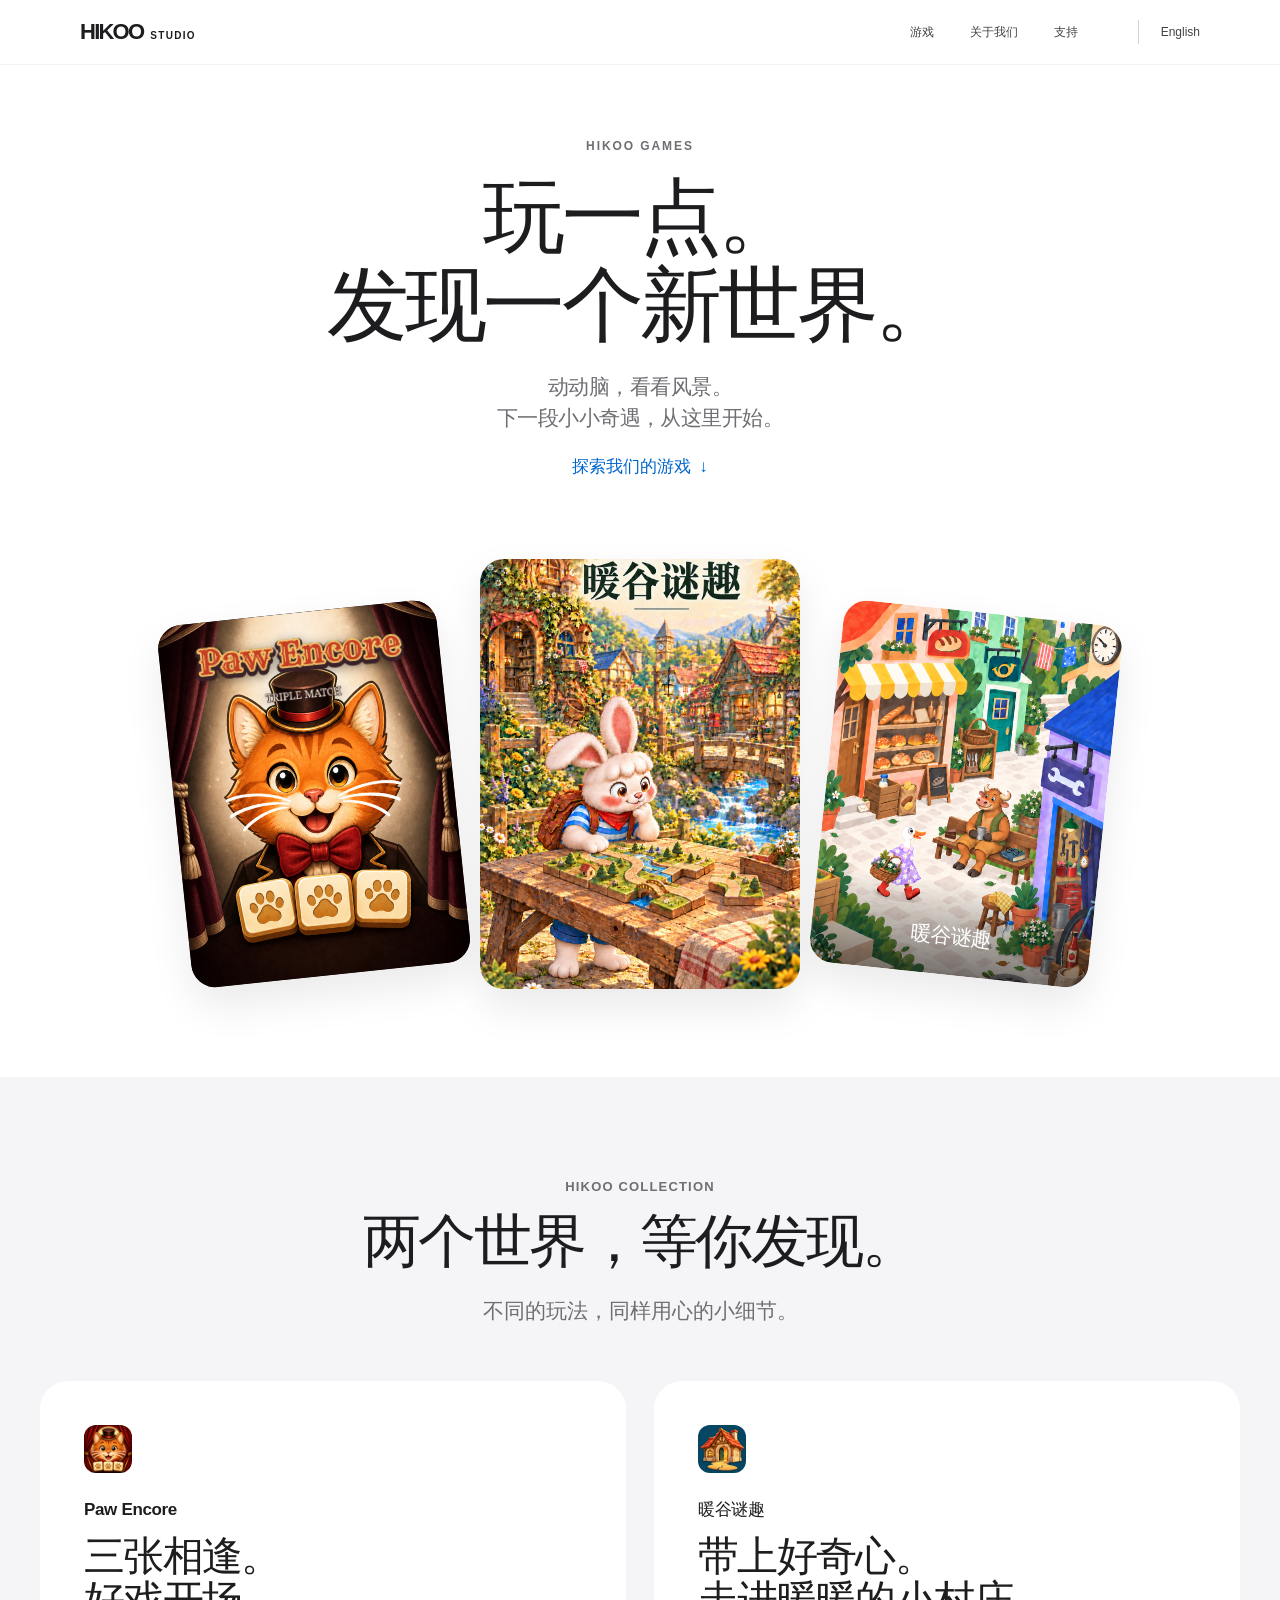
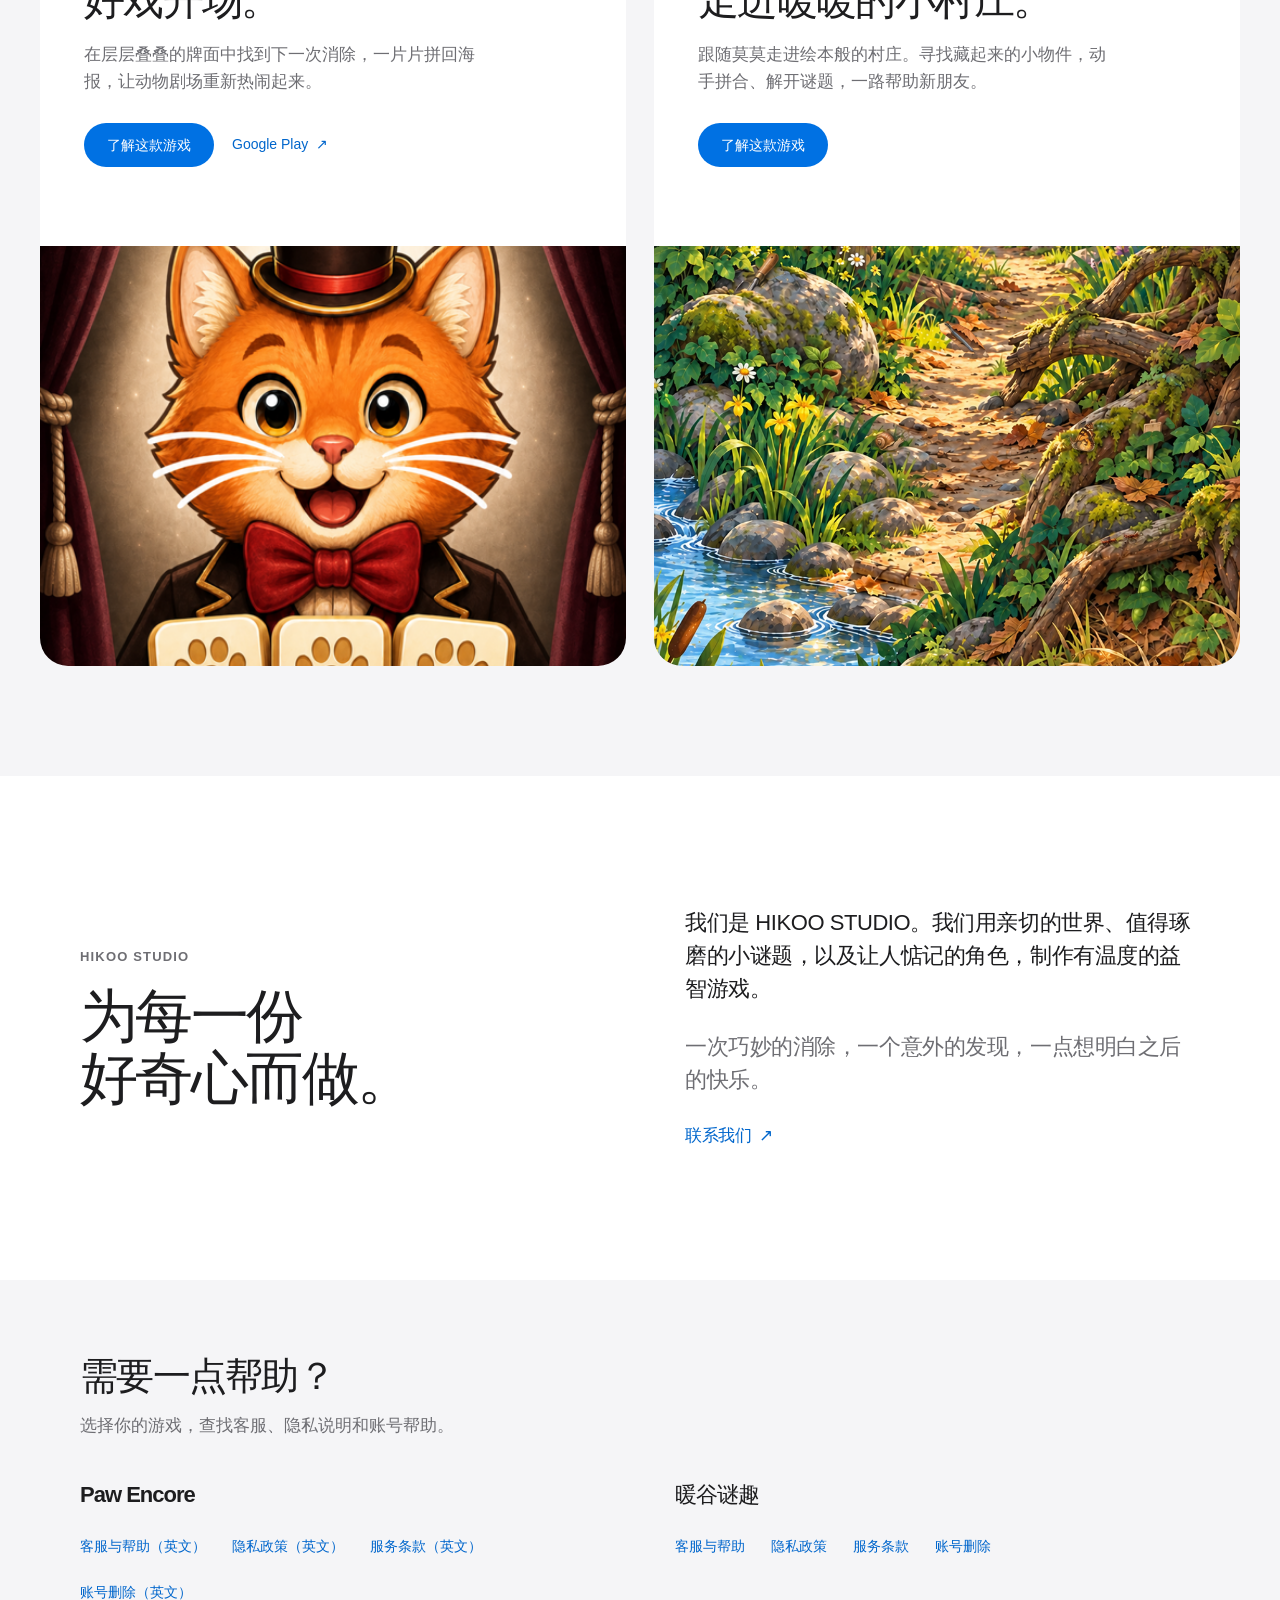
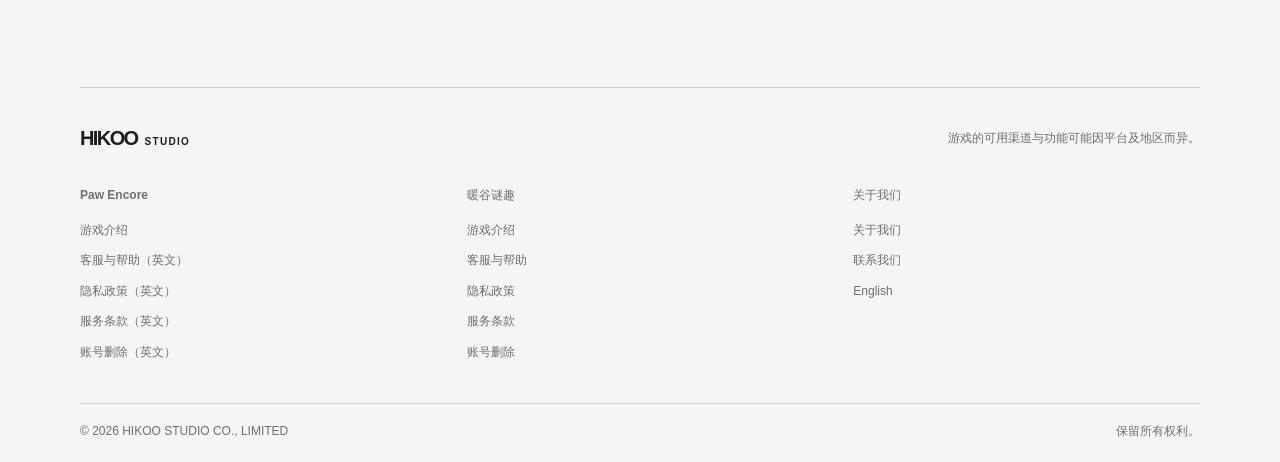
<file: zh/index.html>
<!doctype html>
<html lang="zh-Hans">
  <head>
    <meta charset="utf-8" />
    <meta name="viewport" content="width=device-width, initial-scale=1" />
    <meta
      name="description"
      content="我们是 HIKOO STUDIO。我们用亲切的世界、值得琢磨的小谜题，以及让人惦记的角色，制作有温度的益智游戏。"
    />
    <meta name="theme-color" content="#ffffff" />
    <title>HIKOO STUDIO — 用心的小谜题，温暖的新世界</title>
    <link rel="icon" href="/favicon.svg" type="image/svg+xml" />
    <link rel="stylesheet" href="/assets/site.css?v=68fdacf8c5ce" />
    <link rel="canonical" href="https://hikoogame.com/zh/" />
    <link rel="alternate" hreflang="en" href="https://hikoogame.com/" />
    <link rel="alternate" hreflang="zh-Hans" href="https://hikoogame.com/zh/" />
    <link rel="alternate" hreflang="x-default" href="https://hikoogame.com/" />
    <meta
      property="og:title"
      content="HIKOO STUDIO — 用心的小谜题，温暖的新世界"
    />
    <meta
      property="og:description"
      content="我们是 HIKOO STUDIO。我们用亲切的世界、值得琢磨的小谜题，以及让人惦记的角色，制作有温度的益智游戏。"
    />
    <meta property="og:type" content="website" />
    <meta property="og:url" content="https://hikoogame.com/zh/" />
  </head>
  <body>
    <a class="skip-link" href="#content">跳到正文</a>
    <header class="global-header">
      <div class="nav-inner">
        <a class="studio-brand" href="/zh/" aria-label="HIKOO 工作室首页"
          >HIKOO<span>STUDIO</span></a
        >
        <nav aria-label="主导航">
          <a href="/zh/#games">游戏</a
          ><a class="nav-about" href="/zh/#studio">关于我们</a
          ><a href="/zh/#support">支持</a>
        </nav>
        <a class="language" href="/" lang="en" aria-label="Switch to English"
          >English</a
        >
      </div>
    </header>
    <main id="content">
      <section class="home-hero">
        <p class="eyebrow">HIKOO GAMES</p>
        <h1>玩一点。<br />发现一个新世界。</h1>
        <p class="hero-description">
          动动脑，看看风景。<br />下一段小小奇遇，从这里开始。
        </p>
        <a class="text-link" href="#games"
          >探索我们的游戏 <span aria-hidden="true">↓</span></a
        >
        <div class="hero-gallery" aria-label="我们的游戏世界">
          <a
            class="hero-art hero-paw"
            href="/zh/paw-encore/"
            aria-label="Paw Encore"
            ><img
              class=""
              src="/assets/games/paw-cover.png"
              alt="Paw Encore — Animal Theater"
              loading="eager"
              decoding="async"
              width="540"
              height="960" /><img
              class="cover-logo"
              src="/assets/games/paw-logo.png"
              alt=""
              loading="eager"
              decoding="async"
              width="768"
              height="288" /></a
          ><a
            class="hero-art hero-nook"
            href="/zh/nookvale-puzzles/"
            aria-label="暖谷谜趣"
            ><img
              class=""
              src="/assets/games/nook-cover-zh.webp"
              alt="暖谷谜趣"
              loading="eager"
              decoding="async"
              width="941"
              height="1671" /></a
          ><a
            class="hero-art hero-village"
            href="/zh/nookvale-puzzles/"
            aria-label="暖谷谜趣"
            ><img
              class=""
              src="/assets/games/nook-street.webp"
              alt="街角藏着许多小细节。"
              loading="eager"
              decoding="async"
              width="941"
              height="1671"
            /><span class="art-label">暖谷谜趣</span></a
          >
        </div>
      </section>
      <section class="games-section" id="games">
        <div class="section-heading">
          <p class="eyebrow">HIKOO COLLECTION</p>
          <h2>两个世界，等你发现。</h2>
          <p>不同的玩法，同样用心的小细节。</p>
        </div>
        <div class="game-grid">
          <article class="game-card paw-card">
            <div class="game-card-copy">
              <img
                class="app-icon"
                src="/assets/games/paw-icon.png"
                alt=""
                loading="lazy"
                decoding="async"
                width="56"
                height="56"
              />
              <p class="eyebrow">Paw Encore</p>
              <h3>三张相逢。<br />好戏开场。</h3>
              <p>
                在层层叠叠的牌面中找到下一次消除，一片片拼回海报，让动物剧场重新热闹起来。
              </p>
              <div class="actions">
                <a class="button" href="/zh/paw-encore/">了解这款游戏</a
                ><a
                  class="text-link"
                  href="https://play.google.com/store/apps/details?id=com.hikoostudio.pawencore"
                  >Google Play <span aria-hidden="true">↗</span></a
                >
              </div>
            </div>
            <a
              class="card-art paw-card-art"
              href="/zh/paw-encore/"
              aria-label="Paw Encore"
              ><img
                class=""
                src="/assets/games/paw-cover.png"
                alt="Paw Encore — Animal Theater"
                loading="lazy"
                decoding="async"
                width="540"
                height="960"
            /></a>
          </article>
          <article class="game-card nook-card">
            <div class="game-card-copy">
              <img
                class="app-icon"
                src="/assets/games/nook-icon.png"
                alt=""
                loading="lazy"
                decoding="async"
                width="192"
                height="192"
              />
              <p class="eyebrow">暖谷谜趣</p>
              <h3>带上好奇心。<br />走进暖暖的小村庄。</h3>
              <p>
                跟随莫莫走进绘本般的村庄。寻找藏起来的小物件，动手拼合、解开谜题，一路帮助新朋友。
              </p>
              <div class="actions">
                <a class="button" href="/zh/nookvale-puzzles/">了解这款游戏</a>
              </div>
            </div>
            <a
              class="card-art"
              href="/zh/nookvale-puzzles/"
              aria-label="暖谷谜趣"
              ><img
                class=""
                src="/assets/games/nook-garden.webp"
                alt="花园里，也有新发现。"
                loading="lazy"
                decoding="async"
                width="941"
                height="1672"
            /></a>
          </article>
        </div>
      </section>
      <section class="studio-section section-width" id="studio">
        <div>
          <p class="eyebrow">HIKOO STUDIO</p>
          <h2>为每一份<br />好奇心而做。</h2>
        </div>
        <div class="studio-story">
          <p>
            我们是 HIKOO
            STUDIO。我们用亲切的世界、值得琢磨的小谜题，以及让人惦记的角色，制作有温度的益智游戏。
          </p>
          <p class="muted">
            一次巧妙的消除，一个意外的发现，一点想明白之后的快乐。
          </p>
          <a class="text-link" href="mailto:hikooStudio@outlook.com"
            >联系我们 <span aria-hidden="true">↗</span></a
          >
        </div>
      </section>
      <section class="help-section" id="support">
        <div class="section-width">
          <h2>需要一点帮助？</h2>
          <p>选择你的游戏，查找客服、隐私说明和账号帮助。</p>
          <div class="help-grid">
            <article>
              <h3>Paw Encore</h3>
              <div class="help-links">
                <a href="/paw-encore/support/">客服与帮助（英文）</a
                ><a href="/paw-encore/privacy/">隐私政策（英文）</a
                ><a href="/paw-encore/terms/">服务条款（英文）</a
                ><a href="/paw-encore/delete-account/">账号删除（英文）</a>
              </div>
            </article>
            <article>
              <h3>暖谷谜趣</h3>
              <div class="help-links">
                <a href="https://zdd-api.hikoogame.com/support?lang=zh"
                  >客服与帮助</a
                ><a href="https://zdd-api.hikoogame.com/privacy?lang=zh"
                  >隐私政策</a
                ><a href="https://zdd-api.hikoogame.com/terms?lang=zh"
                  >服务条款</a
                ><a href="https://zdd-api.hikoogame.com/account/delete?lang=zh"
                  >账号删除</a
                >
              </div>
            </article>
          </div>
        </div>
      </section>
    </main>
    <footer class="studio-footer">
      <div class="footer-inner">
        <div class="footer-top">
          <a class="studio-brand" href="/zh/">HIKOO<span>STUDIO</span></a>
          <p>游戏的可用渠道与功能可能因平台及地区而异。</p>
        </div>
        <div class="footer-columns">
          <div>
            <h3>Paw Encore</h3>
            <a href="/zh/paw-encore/">游戏介绍</a
            ><a href="/paw-encore/support/">客服与帮助（英文）</a
            ><a href="/paw-encore/privacy/">隐私政策（英文）</a
            ><a href="/paw-encore/terms/">服务条款（英文）</a
            ><a href="/paw-encore/delete-account/">账号删除（英文）</a>
          </div>
          <div>
            <h3>暖谷谜趣</h3>
            <a href="/zh/nookvale-puzzles/">游戏介绍</a
            ><a href="https://zdd-api.hikoogame.com/support?lang=zh"
              >客服与帮助</a
            ><a href="https://zdd-api.hikoogame.com/privacy?lang=zh">隐私政策</a
            ><a href="https://zdd-api.hikoogame.com/terms?lang=zh">服务条款</a
            ><a href="https://zdd-api.hikoogame.com/account/delete?lang=zh"
              >账号删除</a
            >
          </div>
          <div>
            <h3>关于我们</h3>
            <a href="/zh/#studio">关于我们</a
            ><a href="mailto:hikooStudio@outlook.com">联系我们</a
            ><a href="/">English</a>
          </div>
        </div>
        <div class="copyright">
          © 2026 HIKOO STUDIO CO., LIMITED<span>保留所有权利。</span>
        </div>
      </div>
    </footer>
  </body>
</html>
</file>
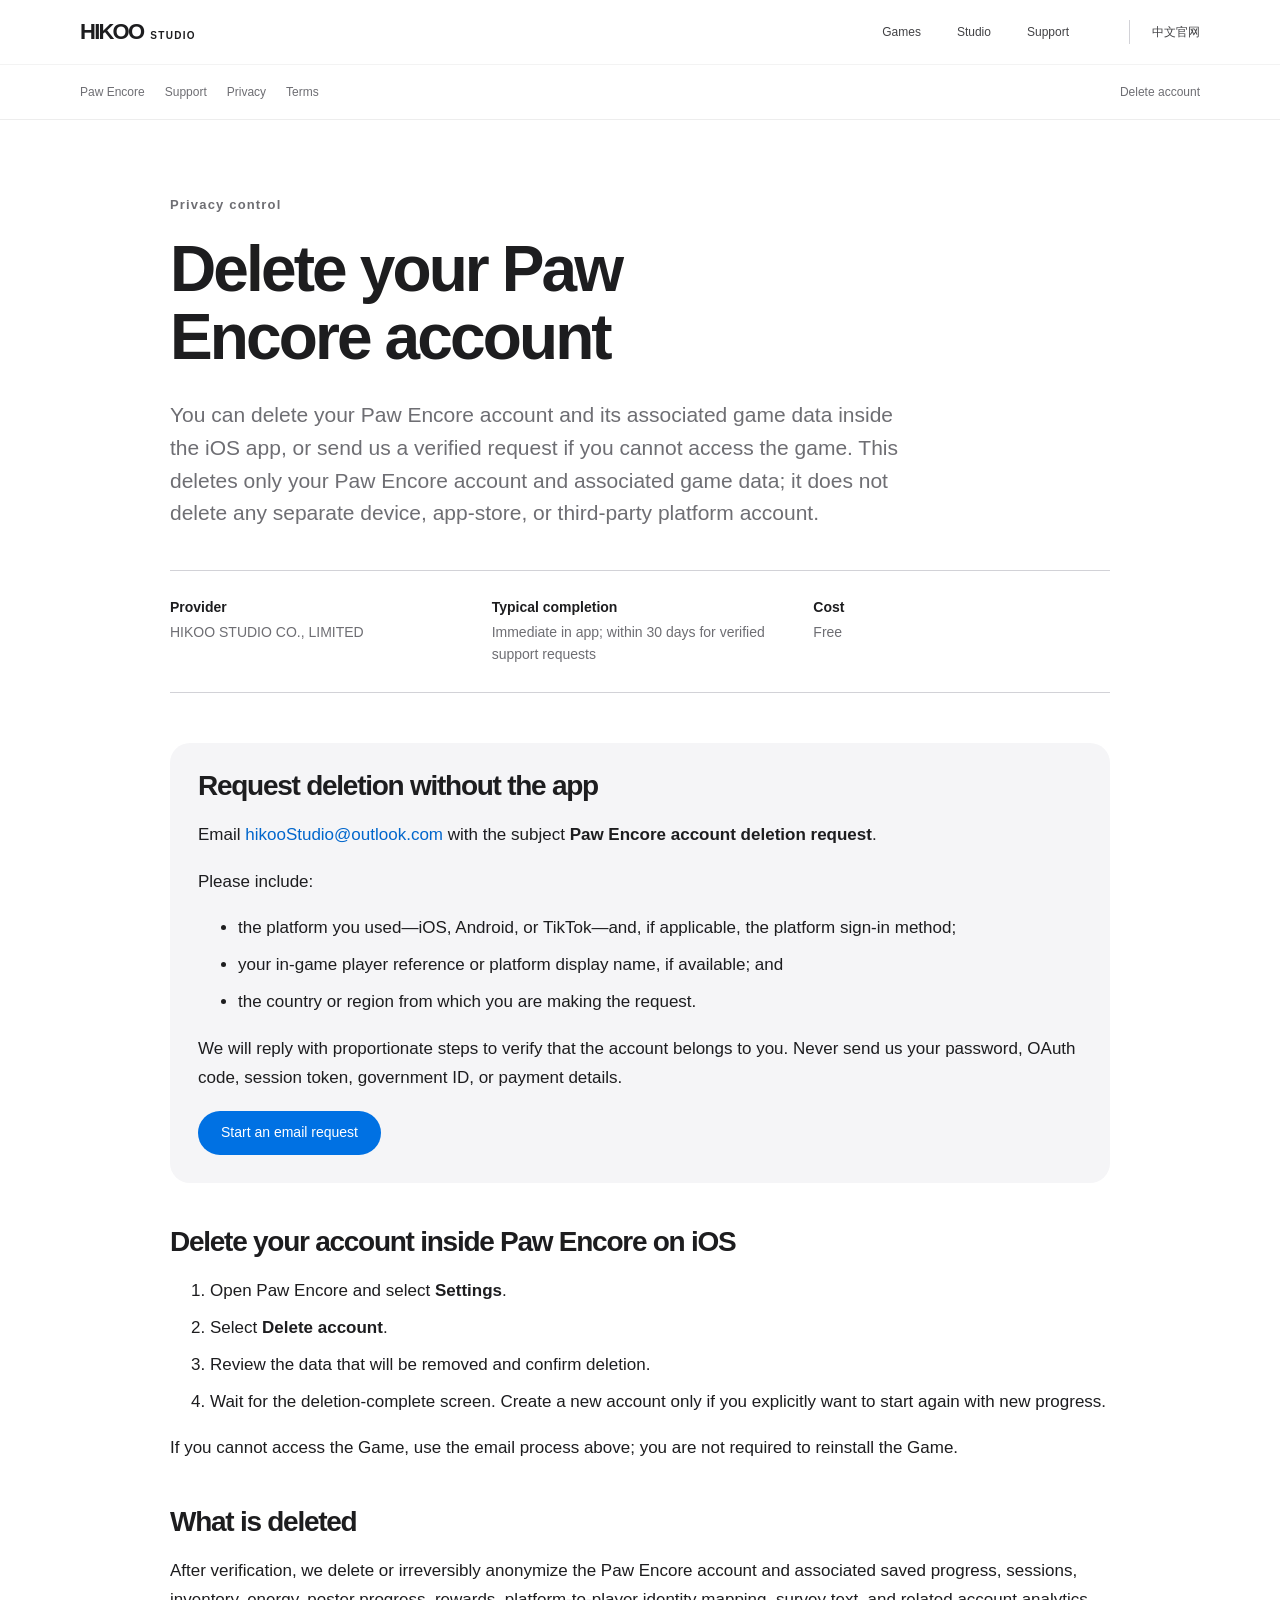
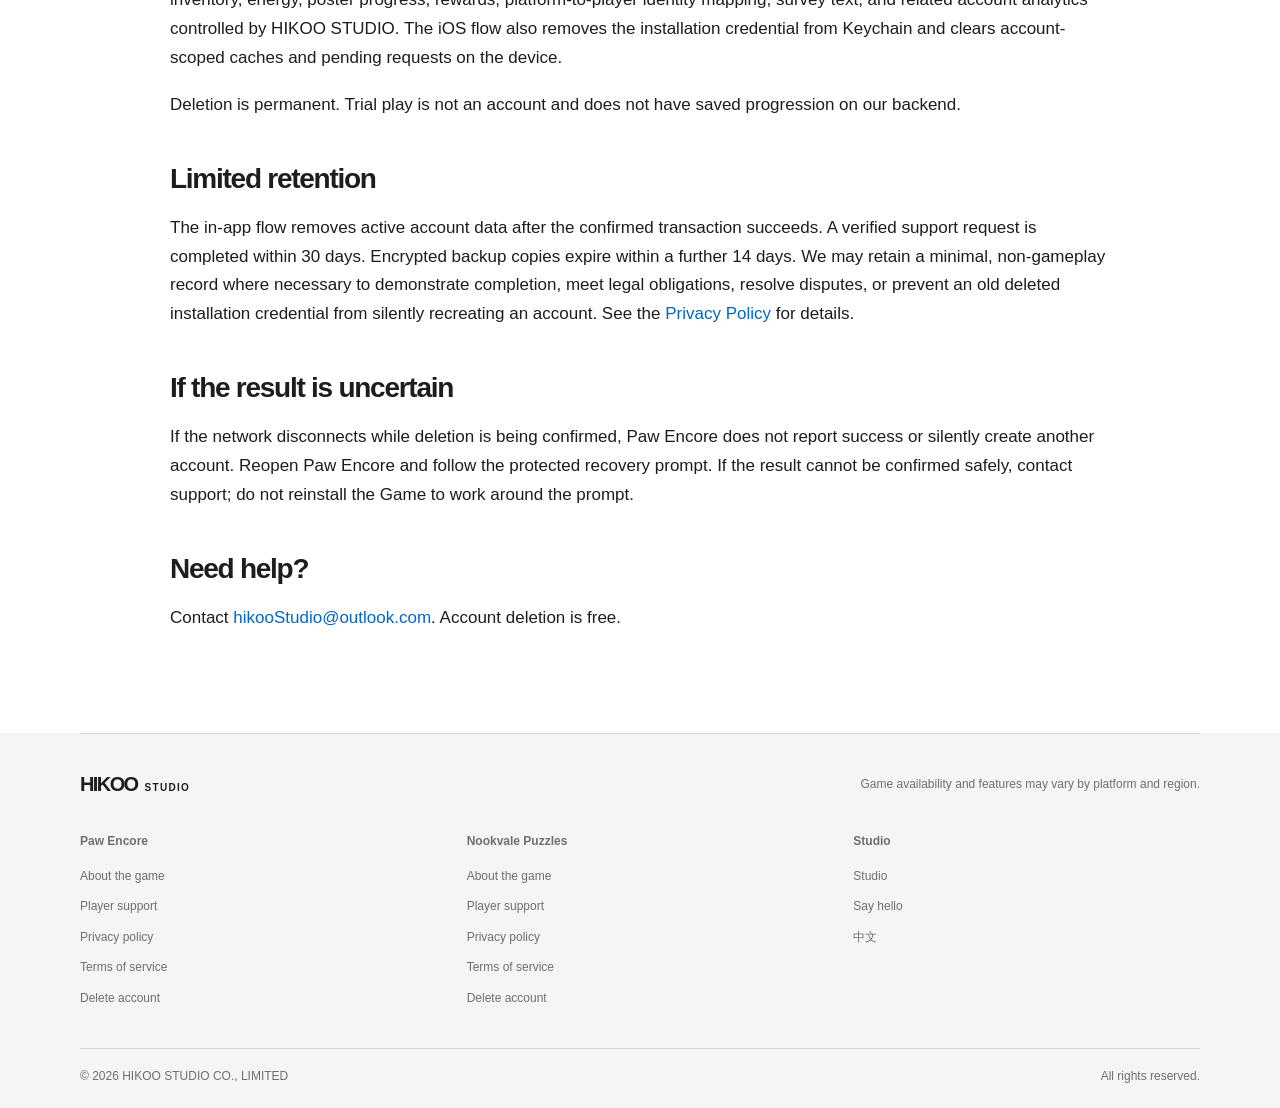
<file: paw-encore/delete-account/index.html>
<!doctype html>
<html lang="en">
  <head>
    <meta charset="utf-8" />
    <meta name="viewport" content="width=device-width, initial-scale=1" />
    <meta
      name="description"
      content="Request deletion of your Paw Encore account and associated game data."
    />
    <title>Delete your account — Paw Encore</title>
    <link rel="icon" href="/favicon.svg" type="image/svg+xml" />
    <link rel="stylesheet" href="/assets/site.css?v=68fdacf8c5ce" />
  </head>
  <body>
    <a class="skip-link" href="#content">Skip to content</a>
    <header class="global-header">
      <div class="nav-inner">
        <a class="studio-brand" href="/" aria-label="HIKOO Studio home"
          >HIKOO<span>STUDIO</span></a
        >
        <nav aria-label="Main navigation">
          <a href="/#games">Games</a
          ><a class="nav-about" href="/#studio">Studio</a
          ><a href="/#support">Support</a>
        </nav>
        <a
          class="language"
          href="/zh/paw-encore/"
          lang="zh-Hans"
          aria-label="查看中文游戏介绍"
          >中文官网</a
        >
      </div>
    </header>
    <div class="product-nav">
      <div class="section-width">
        <a href="/paw-encore/">Paw Encore</a
        ><a href="/paw-encore/support/">Support</a
        ><a href="/paw-encore/privacy/">Privacy</a
        ><a href="/paw-encore/terms/">Terms</a
        ><a aria-current="page" href="/paw-encore/delete-account/"
          >Delete account</a
        >
      </div>
    </div>
    <main id="content" class="document">
      <p class="eyebrow">Privacy control</p>
      <h1>Delete your Paw Encore account</h1>
      <p class="lede">
        You can delete your Paw Encore account and its associated game data
        inside the iOS app, or send us a verified request if you cannot access
        the game. This deletes only your Paw Encore account and associated game
        data; it does not delete any separate device, app-store, or third-party
        platform account.
      </p>
      <div class="document-meta">
        <div><strong>Provider</strong>HIKOO STUDIO CO., LIMITED</div>
        <div>
          <strong>Typical completion</strong>Immediate in app; within 30 days
          for verified support requests
        </div>
        <div><strong>Cost</strong>Free</div>
      </div>
      <article class="prose">
        <section class="request-card">
          <h2>Request deletion without the app</h2>
          <p>
            Email
            <a
              href="mailto:hikooStudio@outlook.com?subject=Paw%20Encore%20account%20deletion%20request"
              >hikooStudio@outlook.com</a
            >
            with the subject
            <strong>Paw Encore account deletion request</strong>.
          </p>
          <p>Please include:</p>
          <ul>
            <li>
              the platform you used—iOS, Android, or TikTok—and, if applicable,
              the platform sign-in method;
            </li>
            <li>
              your in-game player reference or platform display name, if
              available; and
            </li>
            <li>
              the country or region from which you are making the request.
            </li>
          </ul>
          <p>
            We will reply with proportionate steps to verify that the account
            belongs to you. Never send us your password, OAuth code, session
            token, government ID, or payment details.
          </p>
          <a
            class="button"
            href="mailto:hikooStudio@outlook.com?subject=Paw%20Encore%20account%20deletion%20request"
            >Start an email request</a
          >
        </section>
        <section>
          <h2>Delete your account inside Paw Encore on iOS</h2>
          <ol>
            <li>Open Paw Encore and select <strong>Settings</strong>.</li>
            <li>Select <strong>Delete account</strong>.</li>
            <li>Review the data that will be removed and confirm deletion.</li>
            <li>
              Wait for the deletion-complete screen. Create a new account only
              if you explicitly want to start again with new progress.
            </li>
          </ol>
          <p>
            If you cannot access the Game, use the email process above; you are
            not required to reinstall the Game.
          </p>
        </section>
        <section>
          <h2>What is deleted</h2>
          <p>
            After verification, we delete or irreversibly anonymize the Paw
            Encore account and associated saved progress, sessions, inventory,
            energy, poster progress, rewards, platform-to-player identity
            mapping, survey text, and related account analytics controlled by
            HIKOO STUDIO. The iOS flow also removes the installation credential
            from Keychain and clears account-scoped caches and pending requests
            on the device.
          </p>
          <p>
            Deletion is permanent. Trial play is not an account and does not
            have saved progression on our backend.
          </p>
        </section>
        <section>
          <h2>Limited retention</h2>
          <p>
            The in-app flow removes active account data after the confirmed
            transaction succeeds. A verified support request is completed within
            30 days. Encrypted backup copies expire within a further 14 days. We
            may retain a minimal, non-gameplay record where necessary to
            demonstrate completion, meet legal obligations, resolve disputes, or
            prevent an old deleted installation credential from silently
            recreating an account. See the
            <a href="/paw-encore/privacy/">Privacy Policy</a> for details.
          </p>
        </section>
        <section>
          <h2>If the result is uncertain</h2>
          <p>
            If the network disconnects while deletion is being confirmed, Paw
            Encore does not report success or silently create another account.
            Reopen Paw Encore and follow the protected recovery prompt. If the
            result cannot be confirmed safely, contact support; do not reinstall
            the Game to work around the prompt.
          </p>
        </section>
        <section>
          <h2>Need help?</h2>
          <p>
            Contact
            <a href="mailto:hikooStudio@outlook.com">hikooStudio@outlook.com</a
            >. Account deletion is free.
          </p>
        </section>
      </article>
    </main>
    <footer class="studio-footer">
      <div class="footer-inner">
        <div class="footer-top">
          <a class="studio-brand" href="/">HIKOO<span>STUDIO</span></a>
          <p>Game availability and features may vary by platform and region.</p>
        </div>
        <div class="footer-columns">
          <div>
            <h3>Paw Encore</h3>
            <a href="/paw-encore/">About the game</a
            ><a href="/paw-encore/support/">Player support</a
            ><a href="/paw-encore/privacy/">Privacy policy</a
            ><a href="/paw-encore/terms/">Terms of service</a
            ><a href="/paw-encore/delete-account/">Delete account</a>
          </div>
          <div>
            <h3>Nookvale Puzzles</h3>
            <a href="/nookvale-puzzles/">About the game</a
            ><a href="https://zdd-api.hikoogame.com/support?lang=en"
              >Player support</a
            ><a href="https://zdd-api.hikoogame.com/privacy?lang=en"
              >Privacy policy</a
            ><a href="https://zdd-api.hikoogame.com/terms?lang=en"
              >Terms of service</a
            ><a href="https://zdd-api.hikoogame.com/account/delete?lang=en"
              >Delete account</a
            >
          </div>
          <div>
            <h3>Studio</h3>
            <a href="/#studio">Studio</a
            ><a href="mailto:hikooStudio@outlook.com">Say hello</a
            ><a href="/zh/">中文</a>
          </div>
        </div>
        <div class="copyright">
          © 2026 HIKOO STUDIO CO., LIMITED<span>All rights reserved.</span>
        </div>
      </div>
    </footer>
  </body>
</html>
</file>
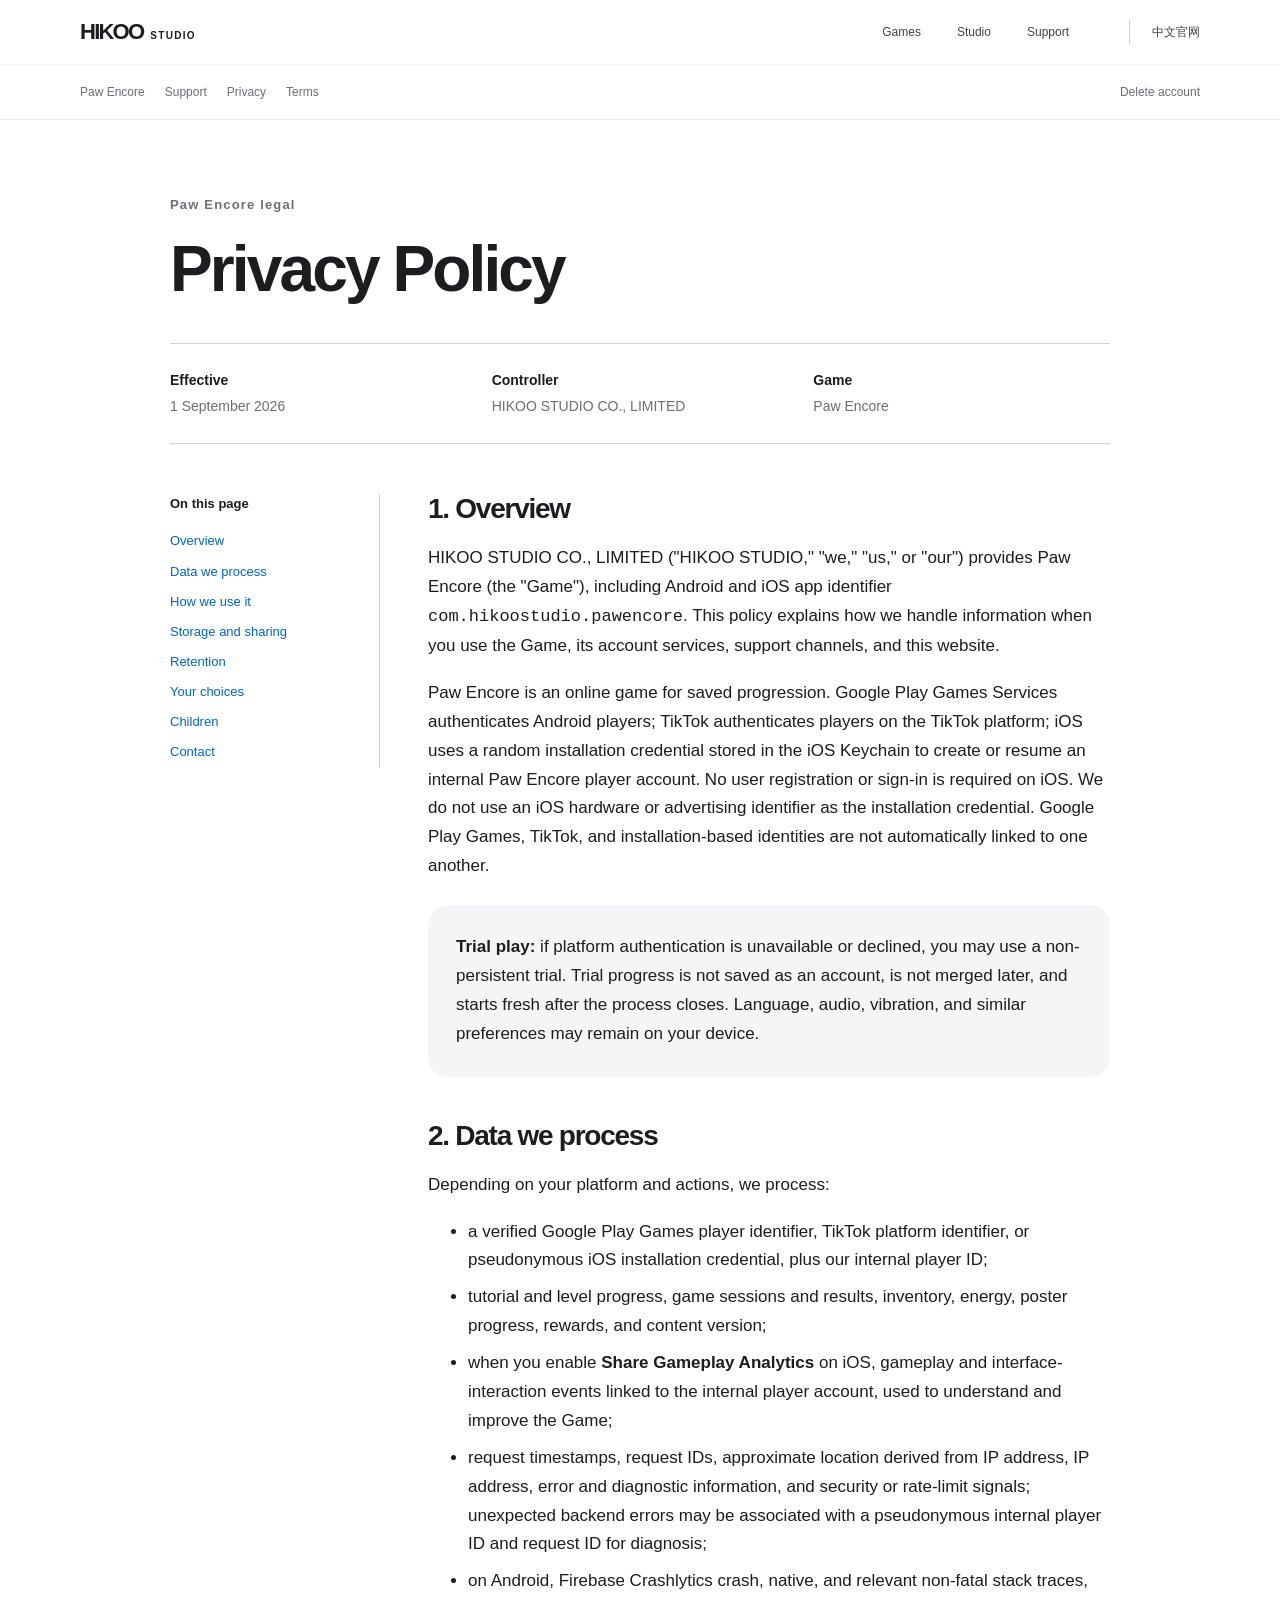
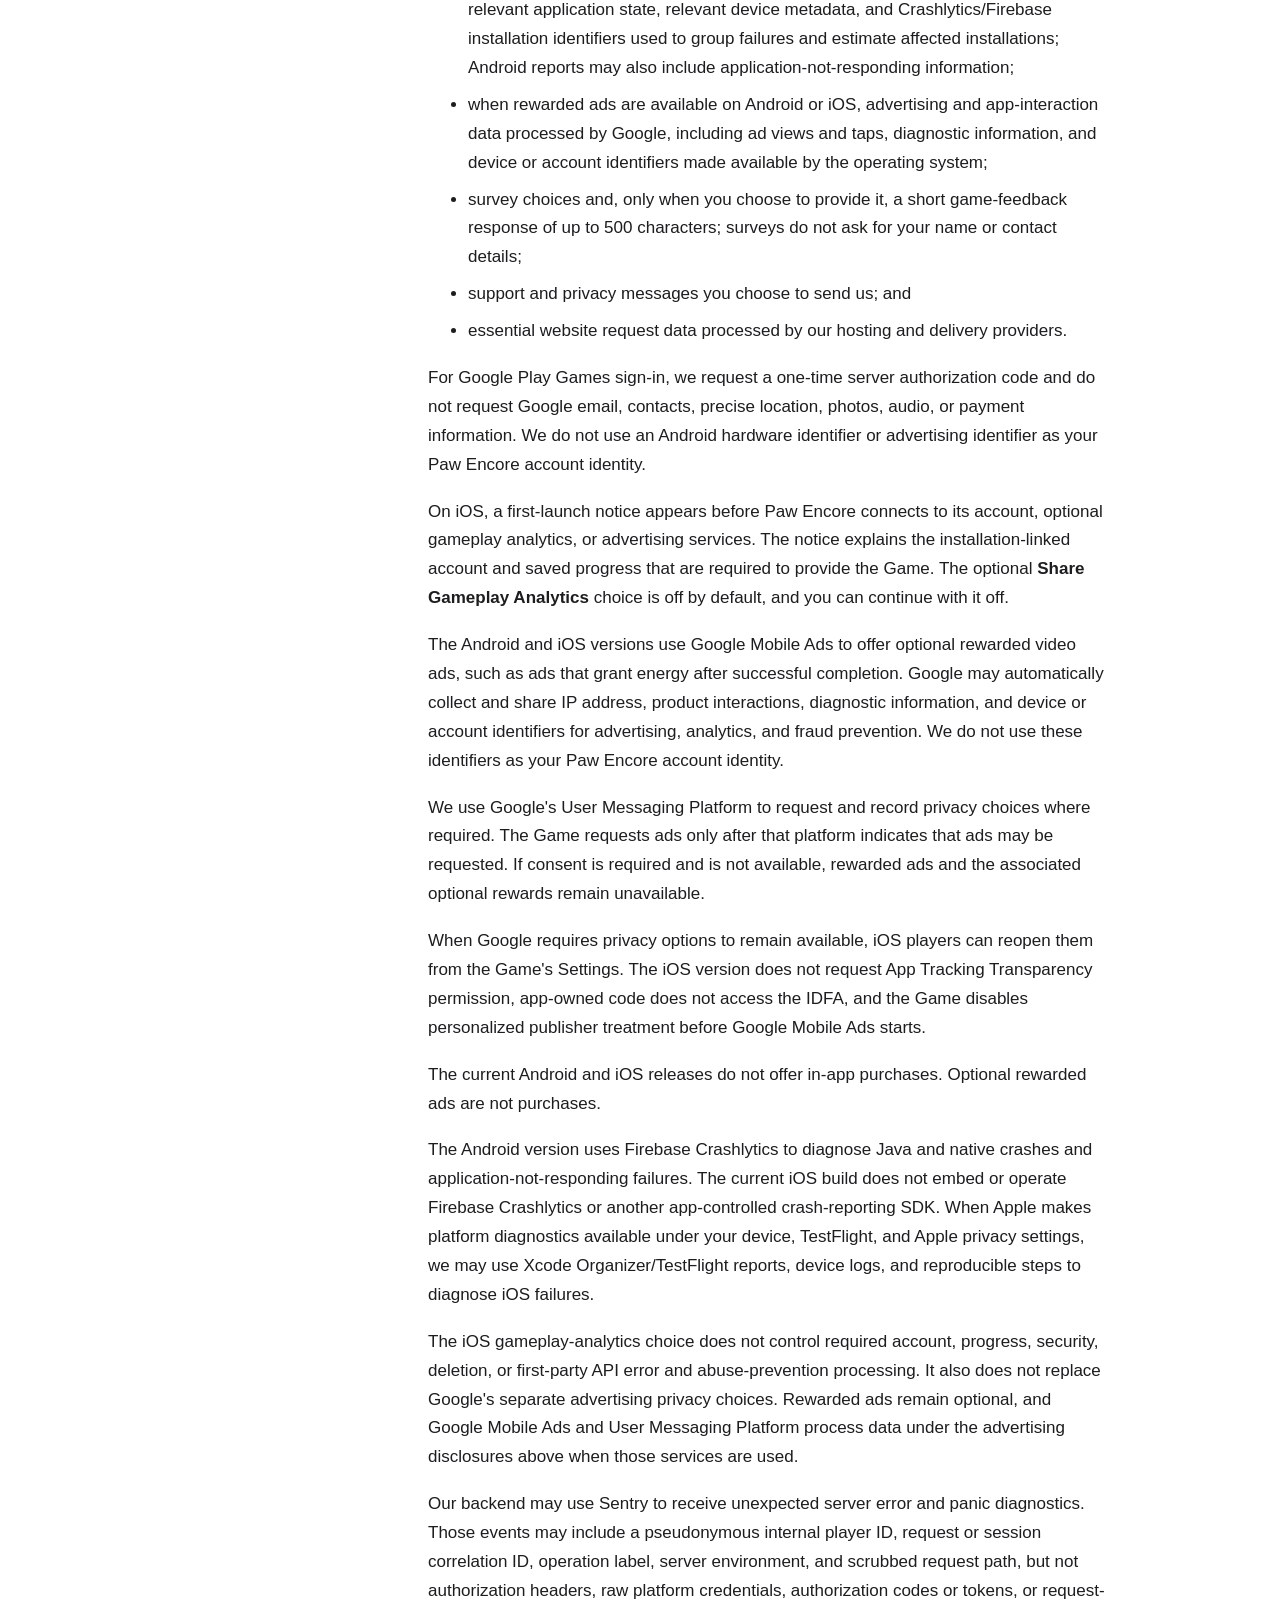
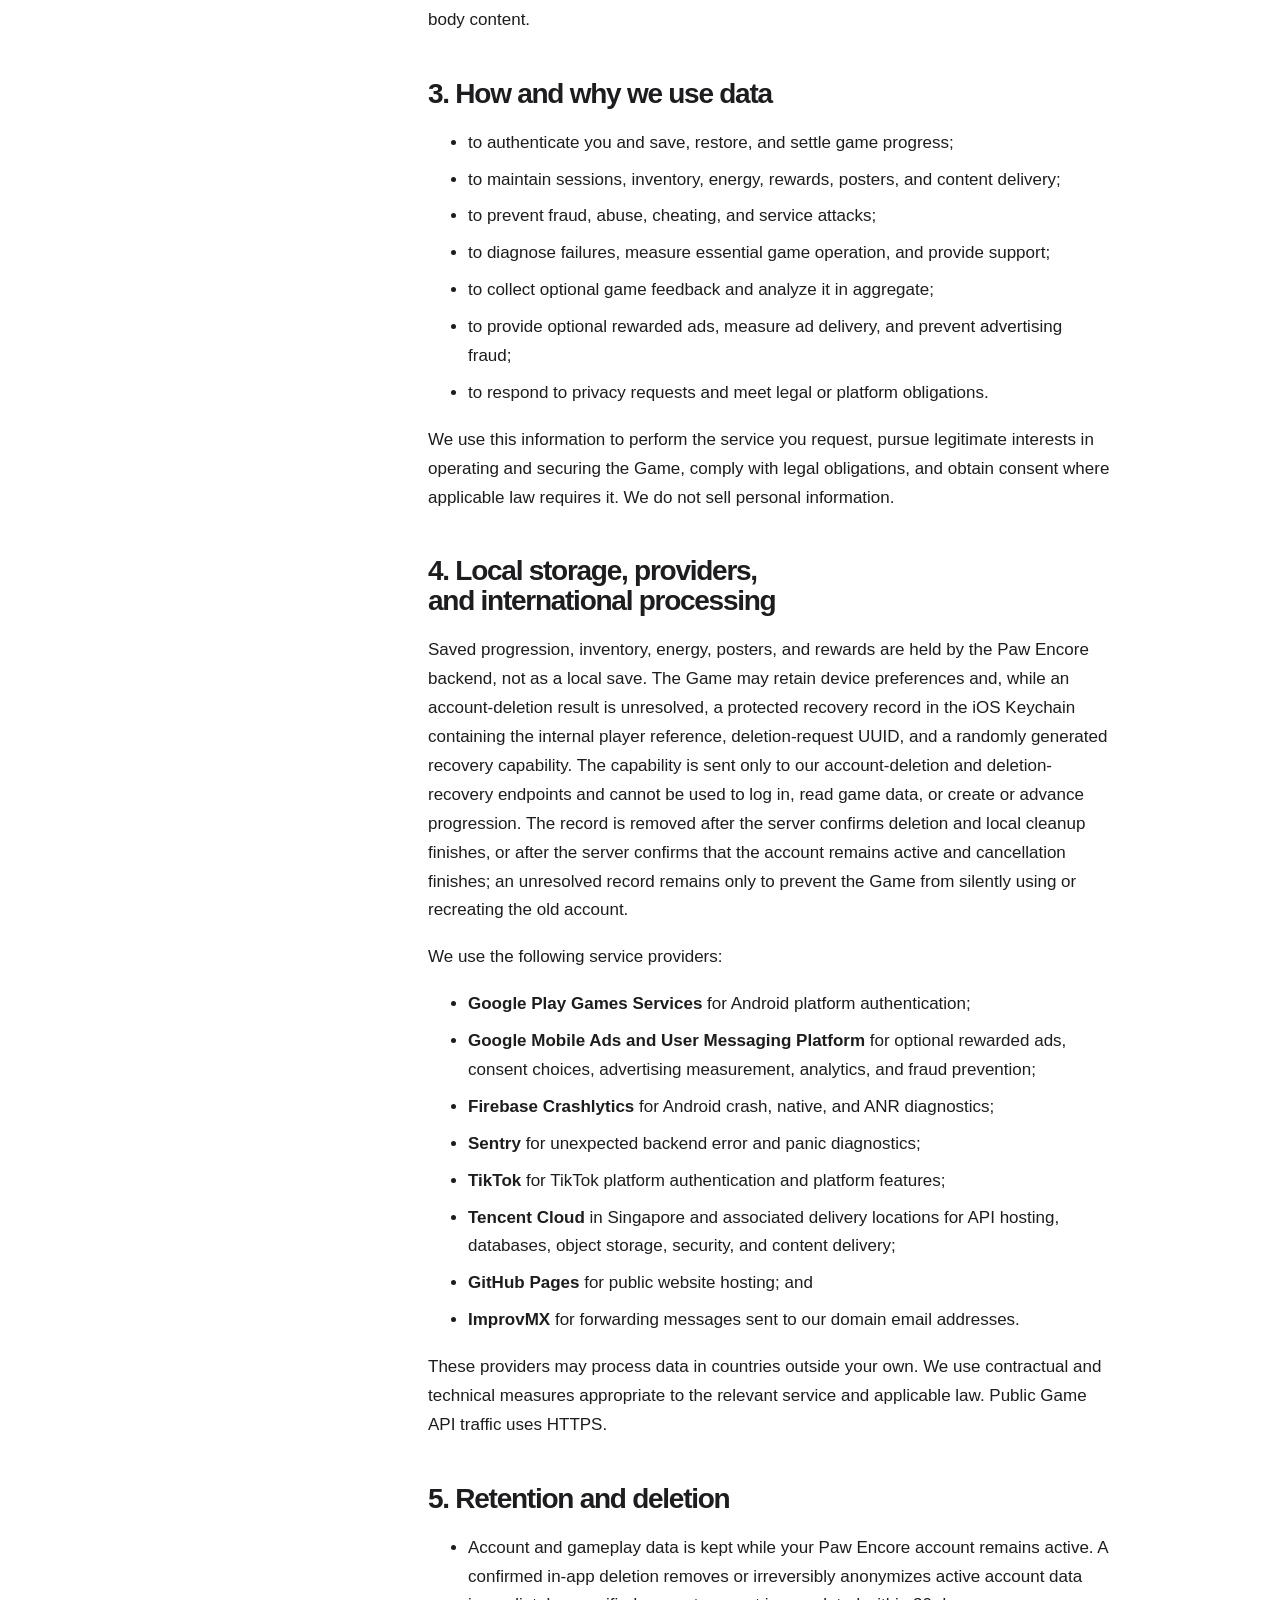
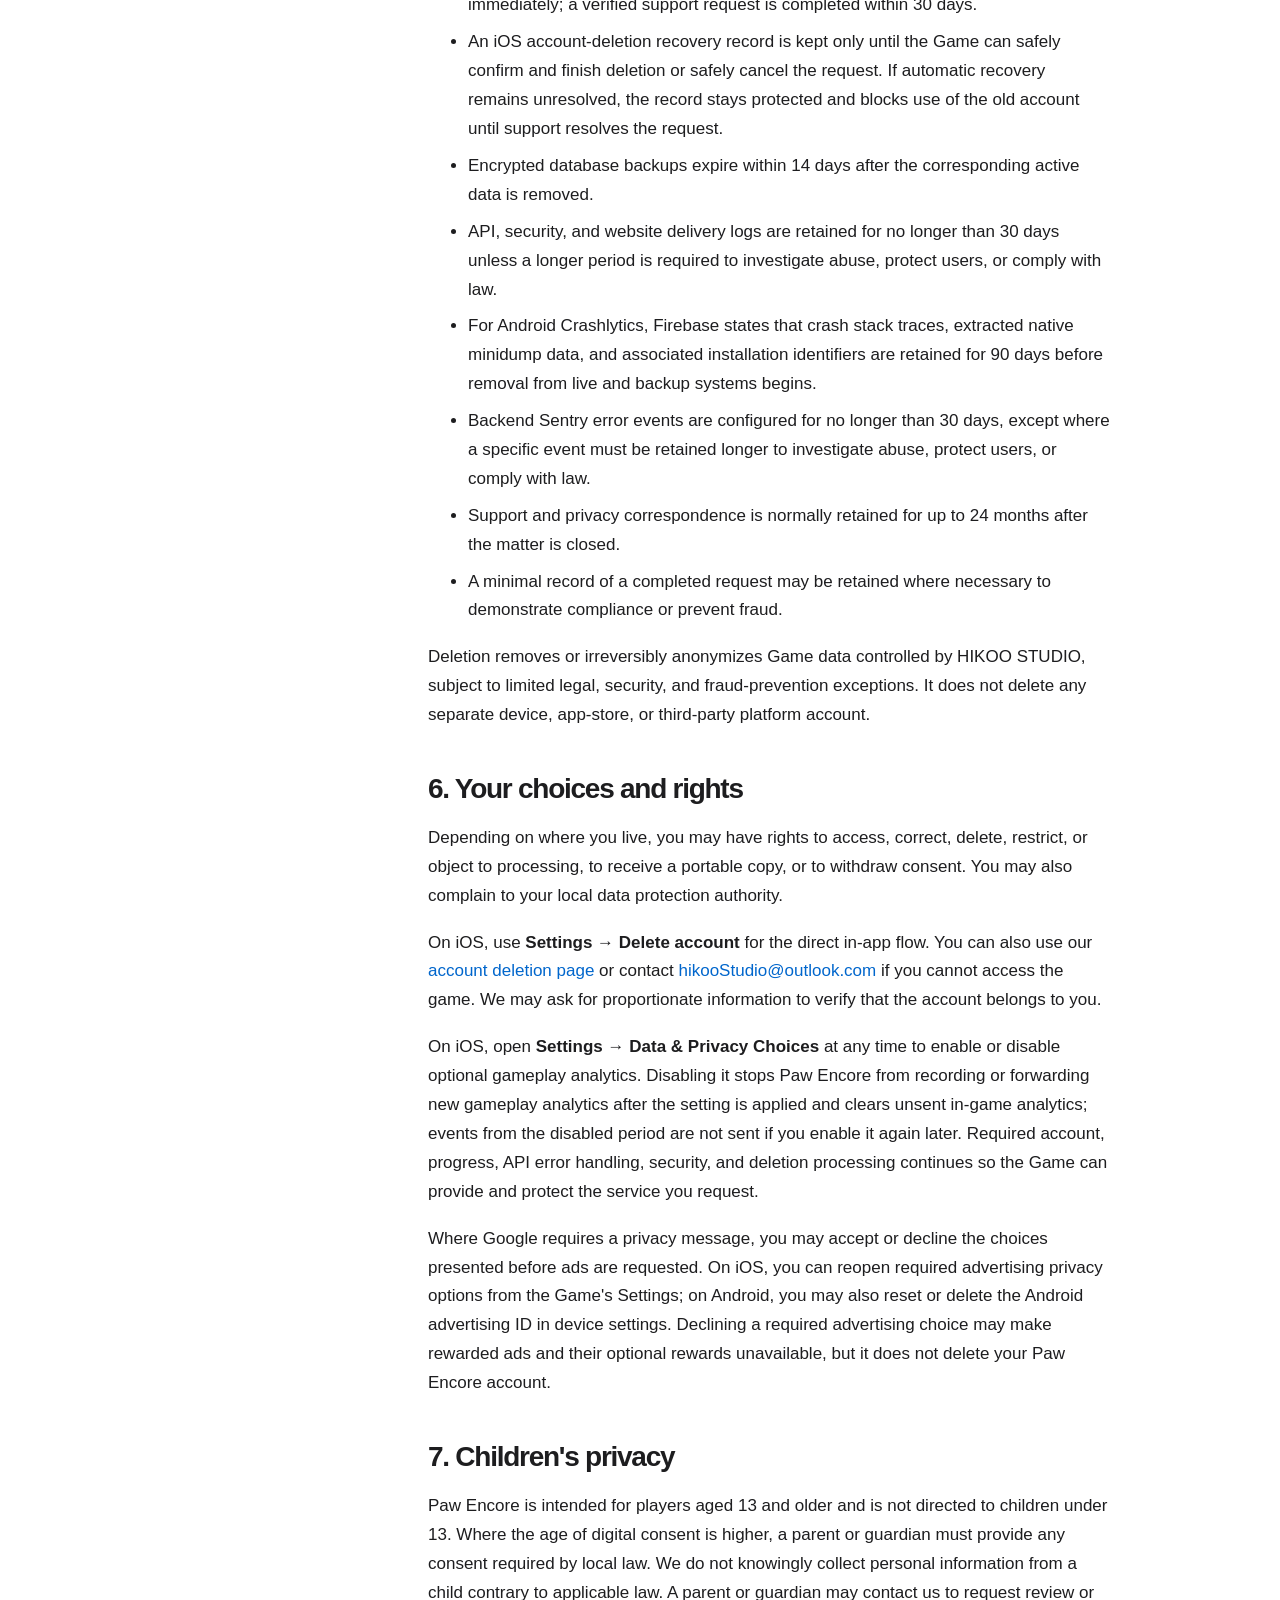
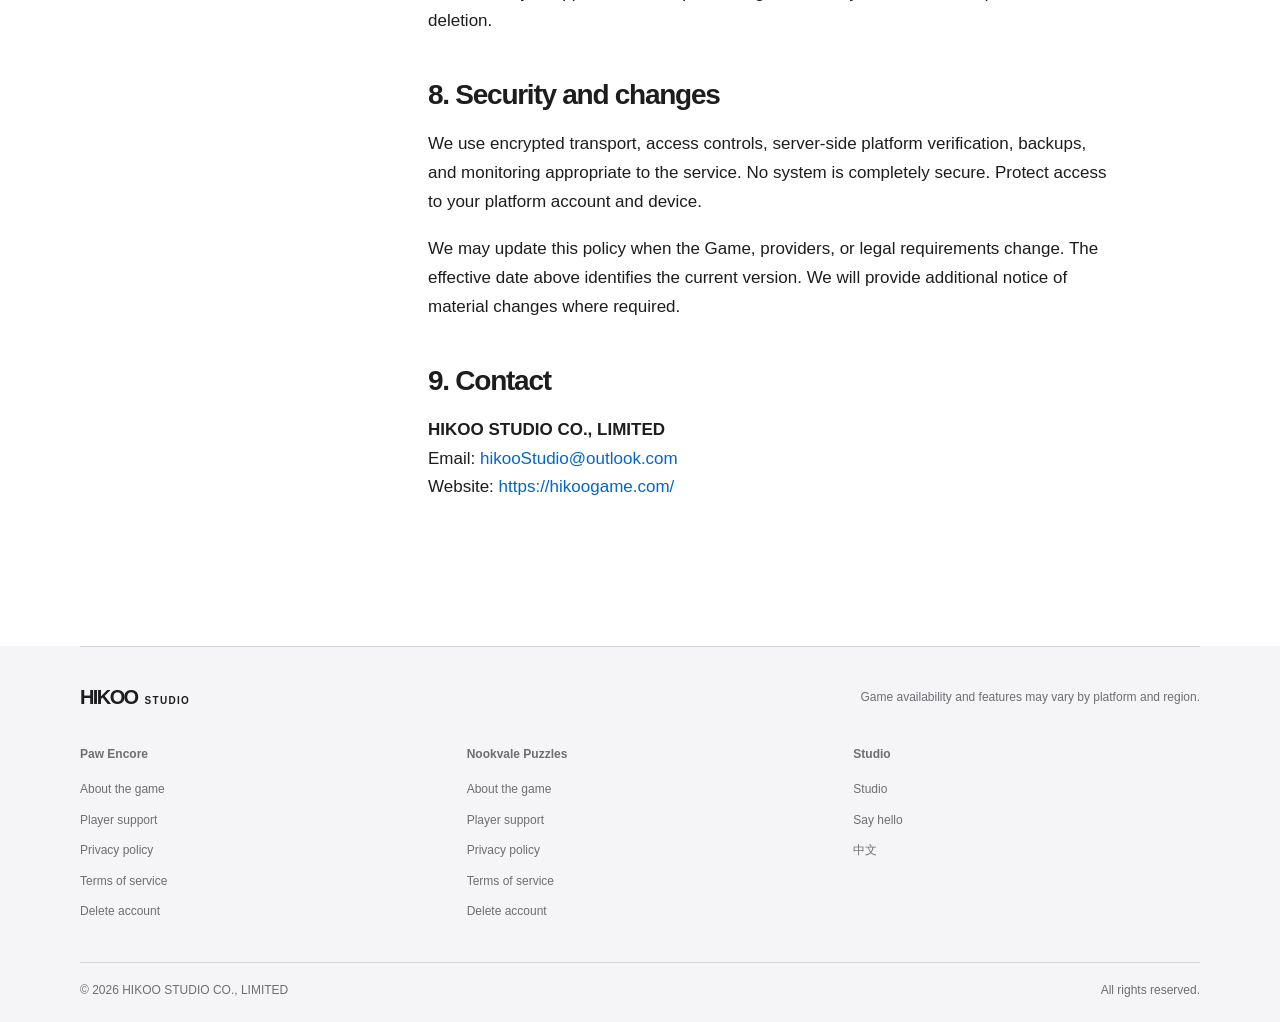
<file: paw-encore/privacy/index.html>
<!doctype html>
<html lang="en">
  <head>
    <meta charset="utf-8" />
    <meta name="viewport" content="width=device-width, initial-scale=1" />
    <meta
      name="description"
      content="Privacy Policy for Paw Encore by HIKOO STUDIO CO., LIMITED."
    />
    <title>Privacy Policy — Paw Encore</title>
    <link rel="icon" href="/favicon.svg" type="image/svg+xml" />
    <link rel="stylesheet" href="/assets/site.css?v=68fdacf8c5ce" />
  </head>
  <body>
    <a class="skip-link" href="#content">Skip to content</a>
    <header class="global-header">
      <div class="nav-inner">
        <a class="studio-brand" href="/" aria-label="HIKOO Studio home"
          >HIKOO<span>STUDIO</span></a
        >
        <nav aria-label="Main navigation">
          <a href="/#games">Games</a
          ><a class="nav-about" href="/#studio">Studio</a
          ><a href="/#support">Support</a>
        </nav>
        <a
          class="language"
          href="/zh/paw-encore/"
          lang="zh-Hans"
          aria-label="查看中文游戏介绍"
          >中文官网</a
        >
      </div>
    </header>
    <div class="product-nav">
      <div class="section-width">
        <a href="/paw-encore/">Paw Encore</a
        ><a href="/paw-encore/support/">Support</a
        ><a aria-current="page" href="/paw-encore/privacy/">Privacy</a
        ><a href="/paw-encore/terms/">Terms</a
        ><a href="/paw-encore/delete-account/">Delete account</a>
      </div>
    </div>
    <main id="content" class="document">
      <p class="eyebrow">Paw Encore legal</p>
      <h1>Privacy Policy</h1>
      <div class="document-meta">
        <div><strong>Effective</strong>1 September 2026</div>
        <div><strong>Controller</strong>HIKOO STUDIO CO., LIMITED</div>
        <div><strong>Game</strong>Paw Encore</div>
      </div>
      <div class="document-grid">
        <aside class="toc" aria-label="On this page">
          <strong>On this page</strong>
          <a href="#overview">Overview</a>
          <a href="#data">Data we process</a>
          <a href="#use">How we use it</a>
          <a href="#storage">Storage and sharing</a>
          <a href="#retention">Retention</a>
          <a href="#rights">Your choices</a>
          <a href="#children">Children</a>
          <a href="#contact">Contact</a>
        </aside>
        <article class="prose">
          <section id="overview">
            <h2>1. Overview</h2>
            <p>
              HIKOO STUDIO CO., LIMITED ("HIKOO STUDIO," "we," "us," or "our")
              provides Paw Encore (the "Game"), including Android and iOS app
              identifier <code>com.hikoostudio.pawencore</code>. This policy
              explains how we handle information when you use the Game, its
              account services, support channels, and this website.
            </p>
            <p>
              Paw Encore is an online game for saved progression. Google Play
              Games Services authenticates Android players; TikTok authenticates
              players on the TikTok platform; iOS uses a random installation
              credential stored in the iOS Keychain to create or resume an
              internal Paw Encore player account. No user registration or
              sign-in is required on iOS. We do not use an iOS hardware or
              advertising identifier as the installation credential. Google Play
              Games, TikTok, and installation-based identities are not
              automatically linked to one another.
            </p>
            <div class="notice">
              <strong>Trial play:</strong> if platform authentication is
              unavailable or declined, you may use a non-persistent trial. Trial
              progress is not saved as an account, is not merged later, and
              starts fresh after the process closes. Language, audio, vibration,
              and similar preferences may remain on your device.
            </div>
          </section>
          <section id="data">
            <h2>2. Data we process</h2>
            <p>Depending on your platform and actions, we process:</p>
            <ul>
              <li>
                a verified Google Play Games player identifier, TikTok platform
                identifier, or pseudonymous iOS installation credential, plus
                our internal player ID;
              </li>
              <li>
                tutorial and level progress, game sessions and results,
                inventory, energy, poster progress, rewards, and content
                version;
              </li>
              <li>
                when you enable <strong>Share Gameplay Analytics</strong> on
                iOS, gameplay and interface-interaction events linked to the
                internal player account, used to understand and improve the
                Game;
              </li>
              <li>
                request timestamps, request IDs, approximate location derived
                from IP address, IP address, error and diagnostic information,
                and security or rate-limit signals; unexpected backend errors
                may be associated with a pseudonymous internal player ID and
                request ID for diagnosis;
              </li>
              <li>
                on Android, Firebase Crashlytics crash, native, and relevant
                non-fatal stack traces, relevant application state, relevant
                device metadata, and Crashlytics/Firebase installation
                identifiers used to group failures and estimate affected
                installations; Android reports may also include
                application-not-responding information;
              </li>
              <li>
                when rewarded ads are available on Android or iOS, advertising
                and app-interaction data processed by Google, including ad views
                and taps, diagnostic information, and device or account
                identifiers made available by the operating system;
              </li>
              <li>
                survey choices and, only when you choose to provide it, a short
                game-feedback response of up to 500 characters; surveys do not
                ask for your name or contact details;
              </li>
              <li>support and privacy messages you choose to send us; and</li>
              <li>
                essential website request data processed by our hosting and
                delivery providers.
              </li>
            </ul>
            <p>
              For Google Play Games sign-in, we request a one-time server
              authorization code and do not request Google email, contacts,
              precise location, photos, audio, or payment information. We do not
              use an Android hardware identifier or advertising identifier as
              your Paw Encore account identity.
            </p>
            <p>
              On iOS, a first-launch notice appears before Paw Encore connects
              to its account, optional gameplay analytics, or advertising
              services. The notice explains the installation-linked account and
              saved progress that are required to provide the Game. The optional
              <strong>Share Gameplay Analytics</strong> choice is off by
              default, and you can continue with it off.
            </p>
            <p>
              The Android and iOS versions use Google Mobile Ads to offer
              optional rewarded video ads, such as ads that grant energy after
              successful completion. Google may automatically collect and share
              IP address, product interactions, diagnostic information, and
              device or account identifiers for advertising, analytics, and
              fraud prevention. We do not use these identifiers as your Paw
              Encore account identity.
            </p>
            <p>
              We use Google's User Messaging Platform to request and record
              privacy choices where required. The Game requests ads only after
              that platform indicates that ads may be requested. If consent is
              required and is not available, rewarded ads and the associated
              optional rewards remain unavailable.
            </p>
            <p>
              When Google requires privacy options to remain available, iOS
              players can reopen them from the Game's Settings. The iOS version
              does not request App Tracking Transparency permission, app-owned
              code does not access the IDFA, and the Game disables personalized
              publisher treatment before Google Mobile Ads starts.
            </p>
            <p>
              The current Android and iOS releases do not offer in-app
              purchases. Optional rewarded ads are not purchases.
            </p>
            <p>
              The Android version uses Firebase Crashlytics to diagnose Java and
              native crashes and application-not-responding failures. The
              current iOS build does not embed or operate Firebase Crashlytics
              or another app-controlled crash-reporting SDK. When Apple makes
              platform diagnostics available under your device, TestFlight, and
              Apple privacy settings, we may use Xcode Organizer/TestFlight
              reports, device logs, and reproducible steps to diagnose iOS
              failures.
            </p>
            <p>
              The iOS gameplay-analytics choice does not control required
              account, progress, security, deletion, or first-party API error
              and abuse-prevention processing. It also does not replace Google's
              separate advertising privacy choices. Rewarded ads remain
              optional, and Google Mobile Ads and User Messaging Platform
              process data under the advertising disclosures above when those
              services are used.
            </p>
            <p>
              Our backend may use Sentry to receive unexpected server error and
              panic diagnostics. Those events may include a pseudonymous
              internal player ID, request or session correlation ID, operation
              label, server environment, and scrubbed request path, but not
              authorization headers, raw platform credentials, authorization
              codes or tokens, or request-body content.
            </p>
          </section>
          <section id="use">
            <h2>3. How and why we use data</h2>
            <ul>
              <li>
                to authenticate you and save, restore, and settle game progress;
              </li>
              <li>
                to maintain sessions, inventory, energy, rewards, posters, and
                content delivery;
              </li>
              <li>to prevent fraud, abuse, cheating, and service attacks;</li>
              <li>
                to diagnose failures, measure essential game operation, and
                provide support;
              </li>
              <li>
                to collect optional game feedback and analyze it in aggregate;
              </li>
              <li>
                to provide optional rewarded ads, measure ad delivery, and
                prevent advertising fraud;
              </li>
              <li>
                to respond to privacy requests and meet legal or platform
                obligations.
              </li>
            </ul>
            <p>
              We use this information to perform the service you request, pursue
              legitimate interests in operating and securing the Game, comply
              with legal obligations, and obtain consent where applicable law
              requires it. We do not sell personal information.
            </p>
          </section>
          <section id="storage">
            <h2>4. Local storage, providers, and international processing</h2>
            <p>
              Saved progression, inventory, energy, posters, and rewards are
              held by the Paw Encore backend, not as a local save. The Game may
              retain device preferences and, while an account-deletion result is
              unresolved, a protected recovery record in the iOS Keychain
              containing the internal player reference, deletion-request UUID,
              and a randomly generated recovery capability. The capability is
              sent only to our account-deletion and deletion-recovery endpoints
              and cannot be used to log in, read game data, or create or advance
              progression. The record is removed after the server confirms
              deletion and local cleanup finishes, or after the server confirms
              that the account remains active and cancellation finishes; an
              unresolved record remains only to prevent the Game from silently
              using or recreating the old account.
            </p>
            <p>We use the following service providers:</p>
            <ul>
              <li>
                <strong>Google Play Games Services</strong> for Android platform
                authentication;
              </li>
              <li>
                <strong>Google Mobile Ads and User Messaging Platform</strong>
                for optional rewarded ads, consent choices, advertising
                measurement, analytics, and fraud prevention;
              </li>
              <li>
                <strong>Firebase Crashlytics</strong> for Android crash, native,
                and ANR diagnostics;
              </li>
              <li>
                <strong>Sentry</strong> for unexpected backend error and panic
                diagnostics;
              </li>
              <li>
                <strong>TikTok</strong> for TikTok platform authentication and
                platform features;
              </li>
              <li>
                <strong>Tencent Cloud</strong> in Singapore and associated
                delivery locations for API hosting, databases, object storage,
                security, and content delivery;
              </li>
              <li>
                <strong>GitHub Pages</strong> for public website hosting; and
              </li>
              <li>
                <strong>ImprovMX</strong> for forwarding messages sent to our
                domain email addresses.
              </li>
            </ul>
            <p>
              These providers may process data in countries outside your own. We
              use contractual and technical measures appropriate to the relevant
              service and applicable law. Public Game API traffic uses HTTPS.
            </p>
          </section>
          <section id="retention">
            <h2>5. Retention and deletion</h2>
            <ul>
              <li>
                Account and gameplay data is kept while your Paw Encore account
                remains active. A confirmed in-app deletion removes or
                irreversibly anonymizes active account data immediately; a
                verified support request is completed within 30 days.
              </li>
              <li>
                An iOS account-deletion recovery record is kept only until the
                Game can safely confirm and finish deletion or safely cancel the
                request. If automatic recovery remains unresolved, the record
                stays protected and blocks use of the old account until support
                resolves the request.
              </li>
              <li>
                Encrypted database backups expire within 14 days after the
                corresponding active data is removed.
              </li>
              <li>
                API, security, and website delivery logs are retained for no
                longer than 30 days unless a longer period is required to
                investigate abuse, protect users, or comply with law.
              </li>
              <li>
                For Android Crashlytics, Firebase states that crash stack
                traces, extracted native minidump data, and associated
                installation identifiers are retained for 90 days before removal
                from live and backup systems begins.
              </li>
              <li>
                Backend Sentry error events are configured for no longer than 30
                days, except where a specific event must be retained longer to
                investigate abuse, protect users, or comply with law.
              </li>
              <li>
                Support and privacy correspondence is normally retained for up
                to 24 months after the matter is closed.
              </li>
              <li>
                A minimal record of a completed request may be retained where
                necessary to demonstrate compliance or prevent fraud.
              </li>
            </ul>
            <p>
              Deletion removes or irreversibly anonymizes Game data controlled
              by HIKOO STUDIO, subject to limited legal, security, and
              fraud-prevention exceptions. It does not delete any separate
              device, app-store, or third-party platform account.
            </p>
          </section>
          <section id="rights">
            <h2>6. Your choices and rights</h2>
            <p>
              Depending on where you live, you may have rights to access,
              correct, delete, restrict, or object to processing, to receive a
              portable copy, or to withdraw consent. You may also complain to
              your local data protection authority.
            </p>
            <p>
              On iOS, use <strong>Settings → Delete account</strong> for the
              direct in-app flow. You can also use our
              <a href="/paw-encore/delete-account/">account deletion page</a> or
              contact
              <a href="mailto:hikooStudio@outlook.com"
                >hikooStudio@outlook.com</a
              >
              if you cannot access the game. We may ask for proportionate
              information to verify that the account belongs to you.
            </p>
            <p>
              On iOS, open
              <strong>Settings → Data &amp; Privacy Choices</strong> at any time
              to enable or disable optional gameplay analytics. Disabling it
              stops Paw Encore from recording or forwarding new gameplay
              analytics after the setting is applied and clears unsent in-game
              analytics; events from the disabled period are not sent if you
              enable it again later. Required account, progress, API error
              handling, security, and deletion processing continues so the Game
              can provide and protect the service you request.
            </p>
            <p>
              Where Google requires a privacy message, you may accept or decline
              the choices presented before ads are requested. On iOS, you can
              reopen required advertising privacy options from the Game's
              Settings; on Android, you may also reset or delete the Android
              advertising ID in device settings. Declining a required
              advertising choice may make rewarded ads and their optional
              rewards unavailable, but it does not delete your Paw Encore
              account.
            </p>
          </section>
          <section id="children">
            <h2>7. Children's privacy</h2>
            <p>
              Paw Encore is intended for players aged 13 and older and is not
              directed to children under 13. Where the age of digital consent is
              higher, a parent or guardian must provide any consent required by
              local law. We do not knowingly collect personal information from a
              child contrary to applicable law. A parent or guardian may contact
              us to request review or deletion.
            </p>
          </section>
          <section>
            <h2>8. Security and changes</h2>
            <p>
              We use encrypted transport, access controls, server-side platform
              verification, backups, and monitoring appropriate to the service.
              No system is completely secure. Protect access to your platform
              account and device.
            </p>
            <p>
              We may update this policy when the Game, providers, or legal
              requirements change. The effective date above identifies the
              current version. We will provide additional notice of material
              changes where required.
            </p>
          </section>
          <section id="contact">
            <h2>9. Contact</h2>
            <p>
              <strong>HIKOO STUDIO CO., LIMITED</strong><br />
              Email:
              <a href="mailto:hikooStudio@outlook.com"
                >hikooStudio@outlook.com</a
              ><br />
              Website:
              <a href="https://hikoogame.com/">https://hikoogame.com/</a>
            </p>
          </section>
        </article>
      </div>
    </main>
    <footer class="studio-footer">
      <div class="footer-inner">
        <div class="footer-top">
          <a class="studio-brand" href="/">HIKOO<span>STUDIO</span></a>
          <p>Game availability and features may vary by platform and region.</p>
        </div>
        <div class="footer-columns">
          <div>
            <h3>Paw Encore</h3>
            <a href="/paw-encore/">About the game</a
            ><a href="/paw-encore/support/">Player support</a
            ><a href="/paw-encore/privacy/">Privacy policy</a
            ><a href="/paw-encore/terms/">Terms of service</a
            ><a href="/paw-encore/delete-account/">Delete account</a>
          </div>
          <div>
            <h3>Nookvale Puzzles</h3>
            <a href="/nookvale-puzzles/">About the game</a
            ><a href="https://zdd-api.hikoogame.com/support?lang=en"
              >Player support</a
            ><a href="https://zdd-api.hikoogame.com/privacy?lang=en"
              >Privacy policy</a
            ><a href="https://zdd-api.hikoogame.com/terms?lang=en"
              >Terms of service</a
            ><a href="https://zdd-api.hikoogame.com/account/delete?lang=en"
              >Delete account</a
            >
          </div>
          <div>
            <h3>Studio</h3>
            <a href="/#studio">Studio</a
            ><a href="mailto:hikooStudio@outlook.com">Say hello</a
            ><a href="/zh/">中文</a>
          </div>
        </div>
        <div class="copyright">
          © 2026 HIKOO STUDIO CO., LIMITED<span>All rights reserved.</span>
        </div>
      </div>
    </footer>
  </body>
</html>
</file>
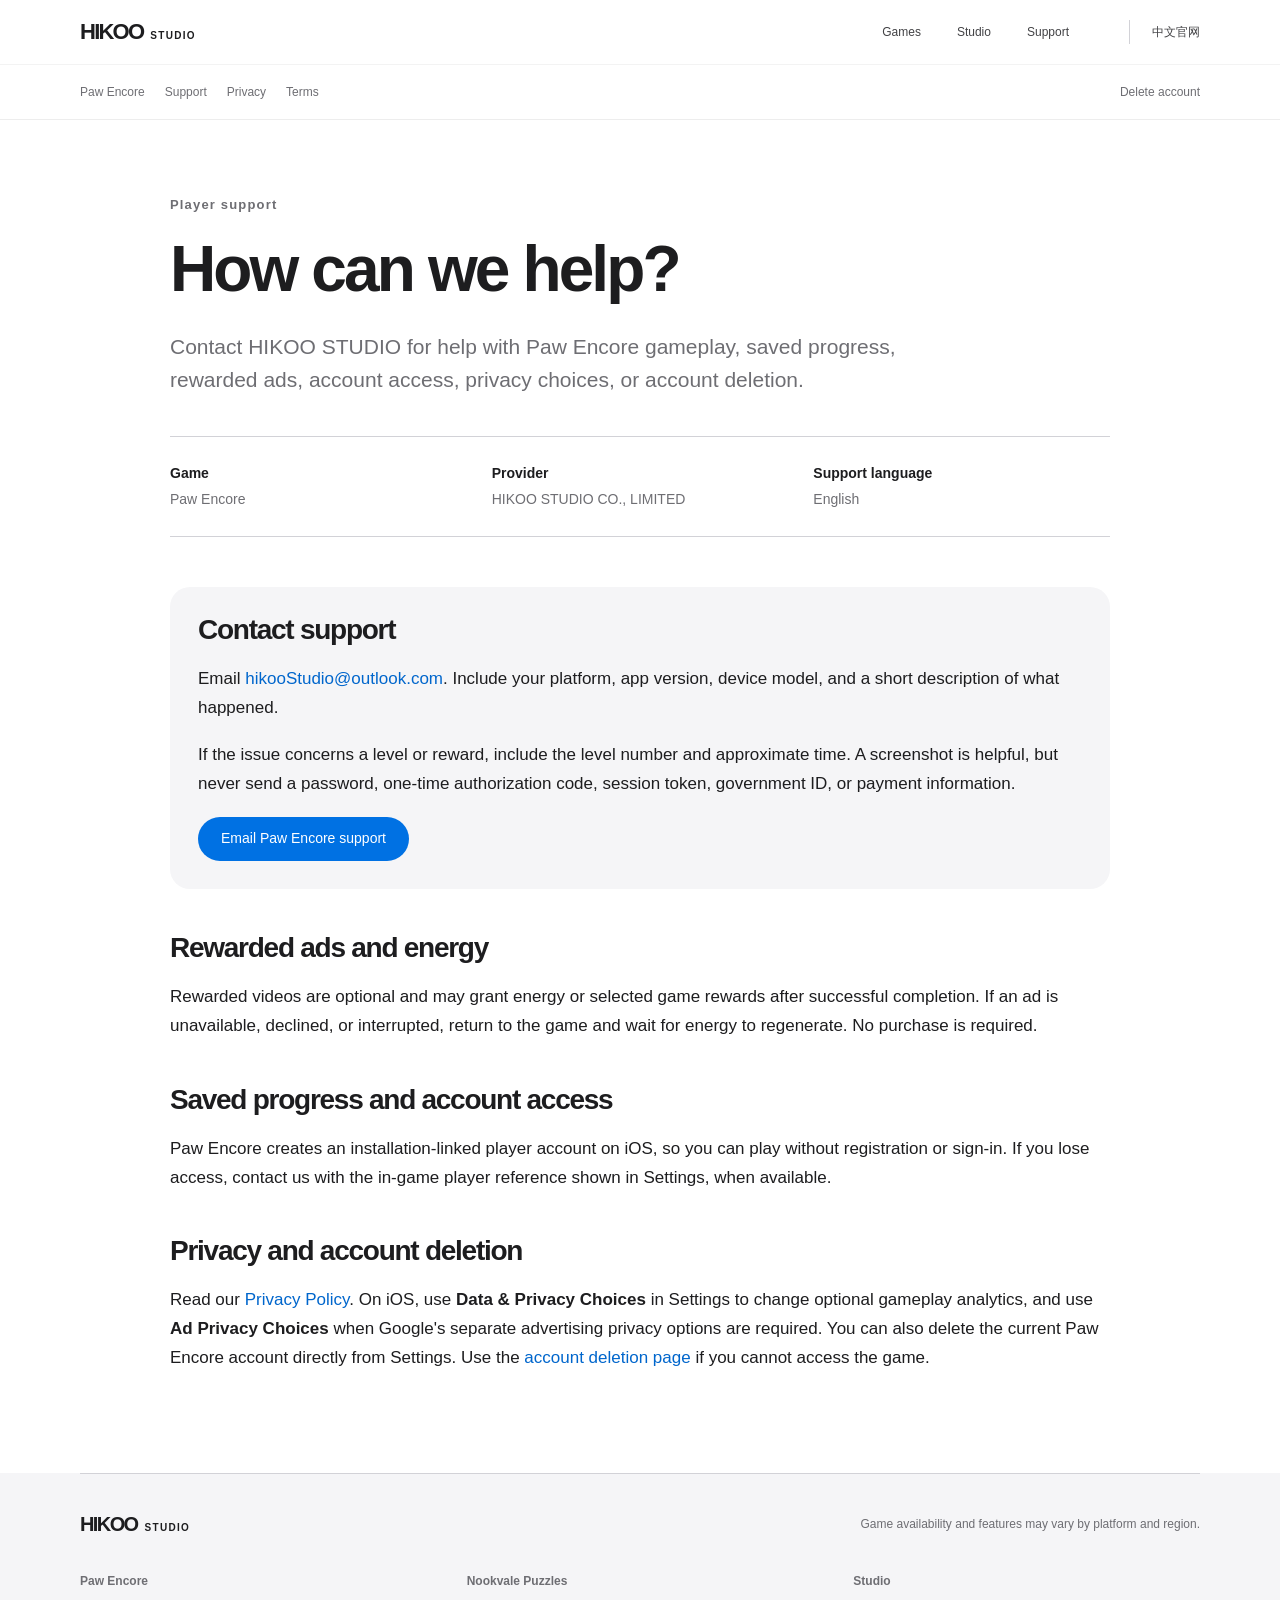
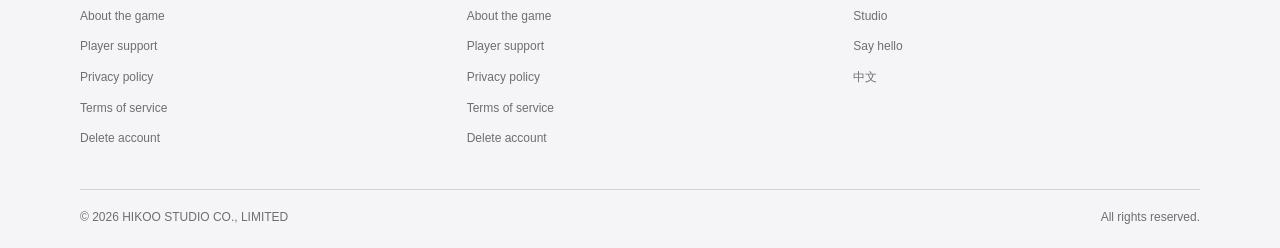
<file: paw-encore/support/index.html>
<!doctype html>
<html lang="en">
  <head>
    <meta charset="utf-8" />
    <meta name="viewport" content="width=device-width, initial-scale=1" />
    <meta
      name="description"
      content="Support and contact information for Paw Encore by HIKOO STUDIO CO., LIMITED."
    />
    <title>Support — Paw Encore</title>
    <link rel="icon" href="/favicon.svg" type="image/svg+xml" />
    <link rel="stylesheet" href="/assets/site.css?v=68fdacf8c5ce" />
  </head>
  <body>
    <a class="skip-link" href="#content">Skip to content</a>
    <header class="global-header">
      <div class="nav-inner">
        <a class="studio-brand" href="/" aria-label="HIKOO Studio home"
          >HIKOO<span>STUDIO</span></a
        >
        <nav aria-label="Main navigation">
          <a href="/#games">Games</a
          ><a class="nav-about" href="/#studio">Studio</a
          ><a href="/#support">Support</a>
        </nav>
        <a
          class="language"
          href="/zh/paw-encore/"
          lang="zh-Hans"
          aria-label="查看中文游戏介绍"
          >中文官网</a
        >
      </div>
    </header>
    <div class="product-nav">
      <div class="section-width">
        <a href="/paw-encore/">Paw Encore</a
        ><a aria-current="page" href="/paw-encore/support/">Support</a
        ><a href="/paw-encore/privacy/">Privacy</a
        ><a href="/paw-encore/terms/">Terms</a
        ><a href="/paw-encore/delete-account/">Delete account</a>
      </div>
    </div>
    <main id="content" class="document">
      <p class="eyebrow">Player support</p>
      <h1>How can we help?</h1>
      <p class="lede">
        Contact HIKOO STUDIO for help with Paw Encore gameplay, saved progress,
        rewarded ads, account access, privacy choices, or account deletion.
      </p>
      <div class="document-meta">
        <div><strong>Game</strong>Paw Encore</div>
        <div><strong>Provider</strong>HIKOO STUDIO CO., LIMITED</div>
        <div><strong>Support language</strong>English</div>
      </div>
      <article class="prose">
        <section class="request-card">
          <h2>Contact support</h2>
          <p>
            Email
            <a
              href="mailto:hikooStudio@outlook.com?subject=Paw%20Encore%20support"
              >hikooStudio@outlook.com</a
            >. Include your platform, app version, device model, and a short
            description of what happened.
          </p>
          <p>
            If the issue concerns a level or reward, include the level number
            and approximate time. A screenshot is helpful, but never send a
            password, one-time authorization code, session token, government ID,
            or payment information.
          </p>
          <a
            class="button"
            href="mailto:hikooStudio@outlook.com?subject=Paw%20Encore%20support"
            >Email Paw Encore support</a
          >
        </section>
        <section>
          <h2>Rewarded ads and energy</h2>
          <p>
            Rewarded videos are optional and may grant energy or selected game
            rewards after successful completion. If an ad is unavailable,
            declined, or interrupted, return to the game and wait for energy to
            regenerate. No purchase is required.
          </p>
        </section>
        <section>
          <h2>Saved progress and account access</h2>
          <p>
            Paw Encore creates an installation-linked player account on iOS, so
            you can play without registration or sign-in. If you lose access,
            contact us with the in-game player reference shown in Settings, when
            available.
          </p>
        </section>
        <section>
          <h2>Privacy and account deletion</h2>
          <p>
            Read our <a href="/paw-encore/privacy/">Privacy Policy</a>. On iOS,
            use <strong>Data &amp; Privacy Choices</strong> in Settings to
            change optional gameplay analytics, and use
            <strong>Ad Privacy Choices</strong> when Google's separate
            advertising privacy options are required. You can also delete the
            current Paw Encore account directly from Settings. Use the
            <a href="/paw-encore/delete-account/">account deletion page</a> if
            you cannot access the game.
          </p>
        </section>
      </article>
    </main>
    <footer class="studio-footer">
      <div class="footer-inner">
        <div class="footer-top">
          <a class="studio-brand" href="/">HIKOO<span>STUDIO</span></a>
          <p>Game availability and features may vary by platform and region.</p>
        </div>
        <div class="footer-columns">
          <div>
            <h3>Paw Encore</h3>
            <a href="/paw-encore/">About the game</a
            ><a href="/paw-encore/support/">Player support</a
            ><a href="/paw-encore/privacy/">Privacy policy</a
            ><a href="/paw-encore/terms/">Terms of service</a
            ><a href="/paw-encore/delete-account/">Delete account</a>
          </div>
          <div>
            <h3>Nookvale Puzzles</h3>
            <a href="/nookvale-puzzles/">About the game</a
            ><a href="https://zdd-api.hikoogame.com/support?lang=en"
              >Player support</a
            ><a href="https://zdd-api.hikoogame.com/privacy?lang=en"
              >Privacy policy</a
            ><a href="https://zdd-api.hikoogame.com/terms?lang=en"
              >Terms of service</a
            ><a href="https://zdd-api.hikoogame.com/account/delete?lang=en"
              >Delete account</a
            >
          </div>
          <div>
            <h3>Studio</h3>
            <a href="/#studio">Studio</a
            ><a href="mailto:hikooStudio@outlook.com">Say hello</a
            ><a href="/zh/">中文</a>
          </div>
        </div>
        <div class="copyright">
          © 2026 HIKOO STUDIO CO., LIMITED<span>All rights reserved.</span>
        </div>
      </div>
    </footer>
  </body>
</html>
</file>
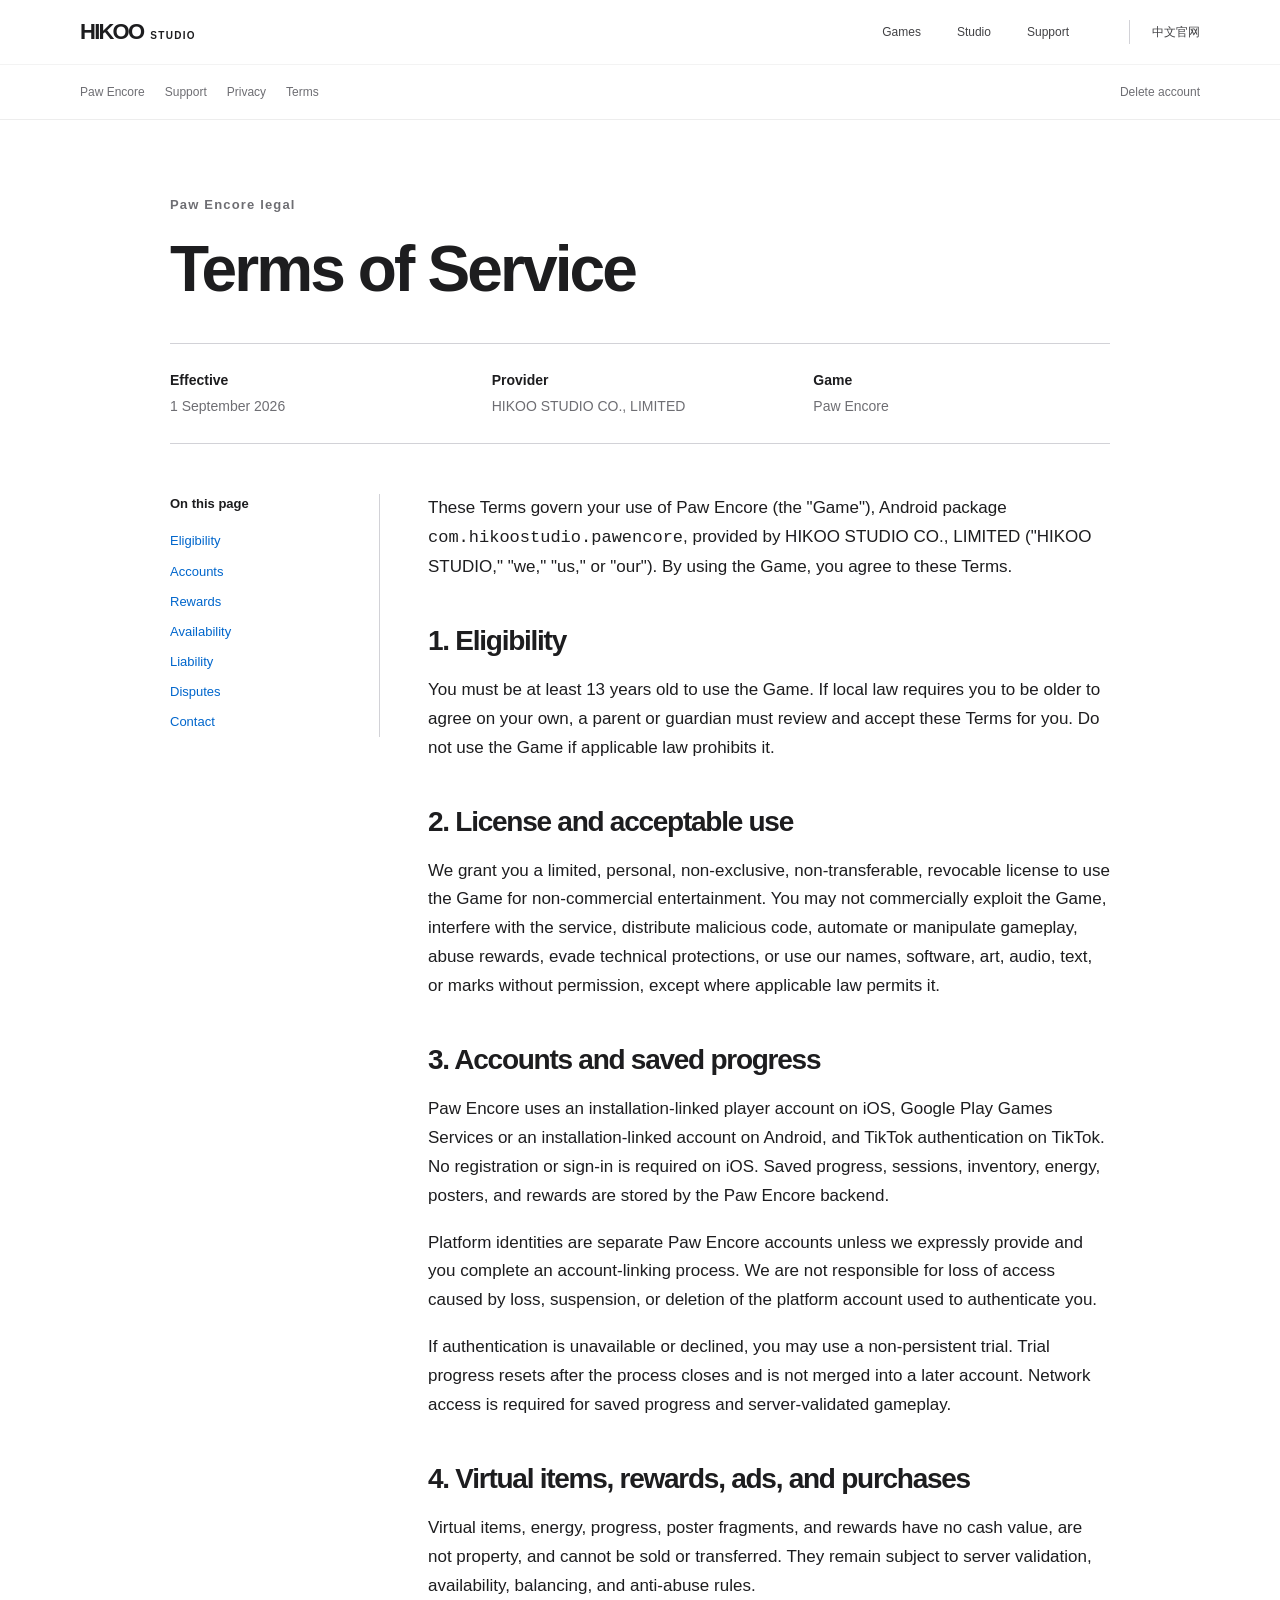
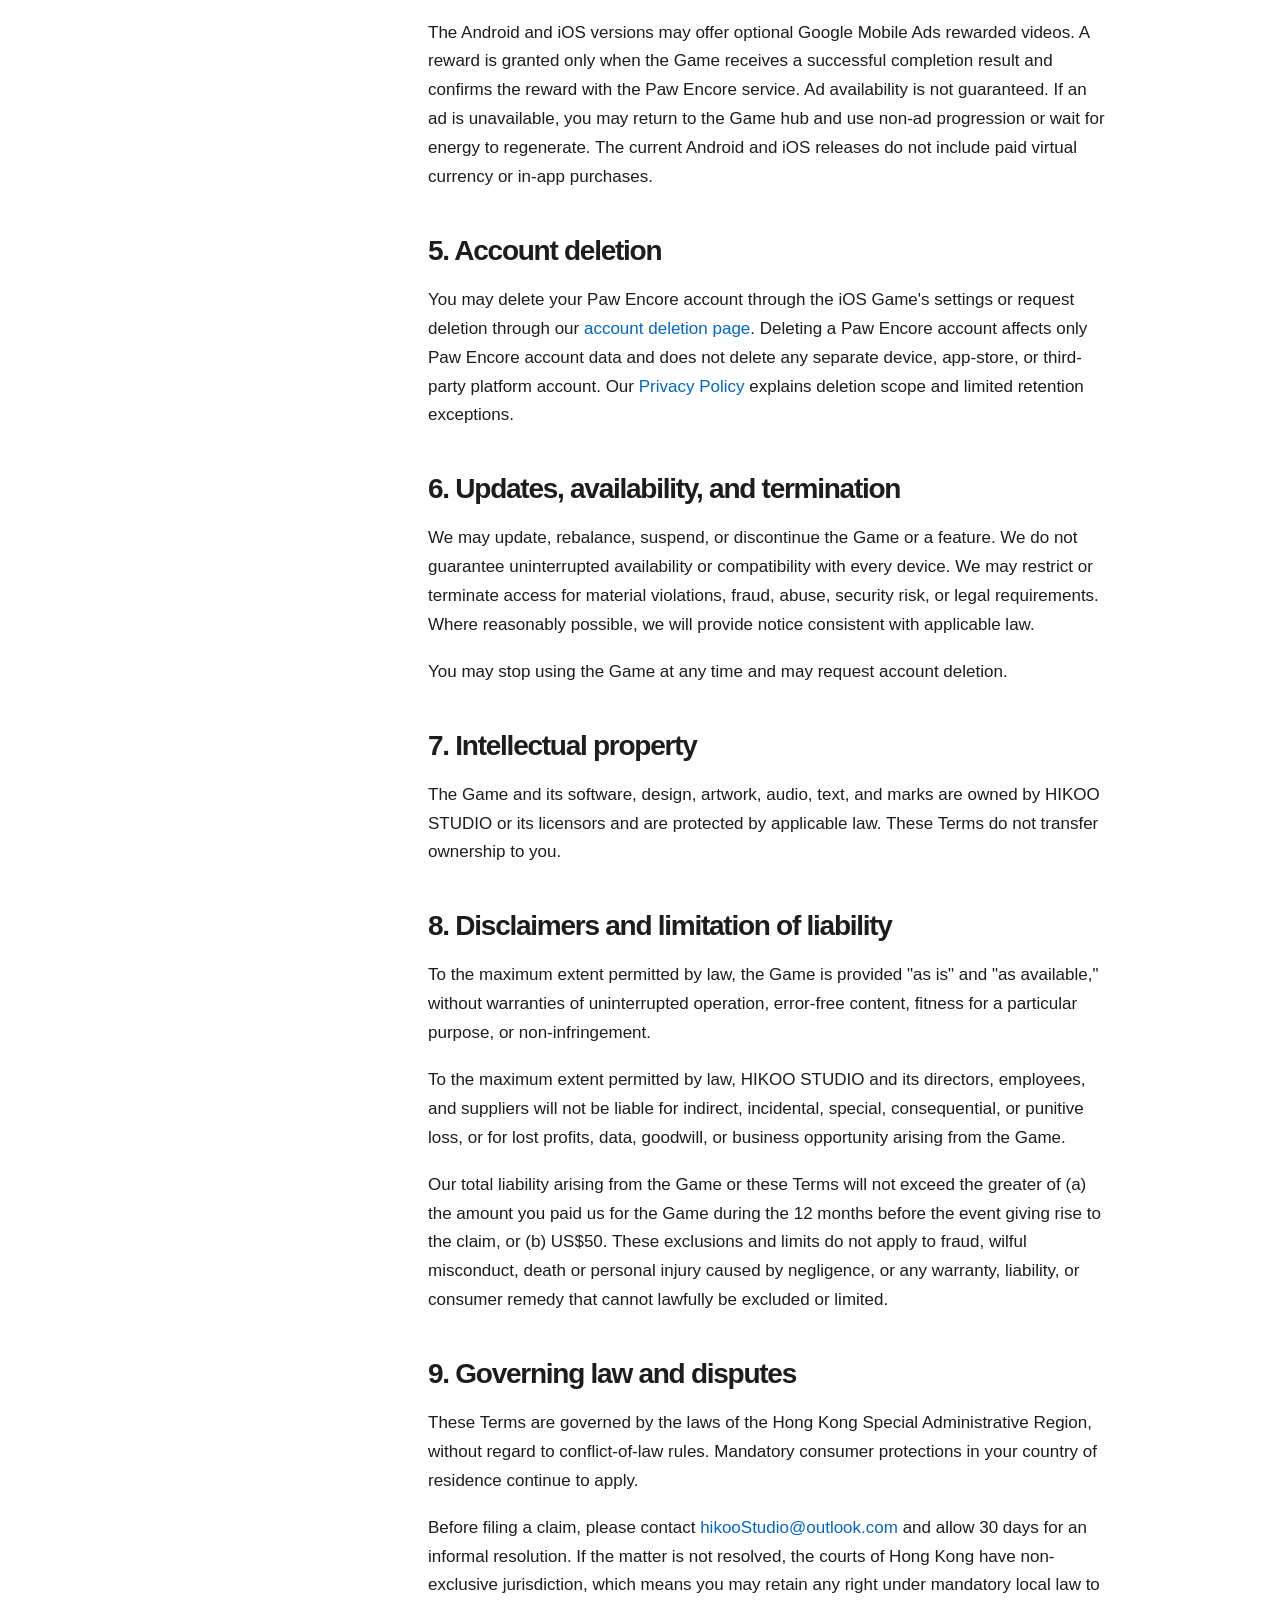
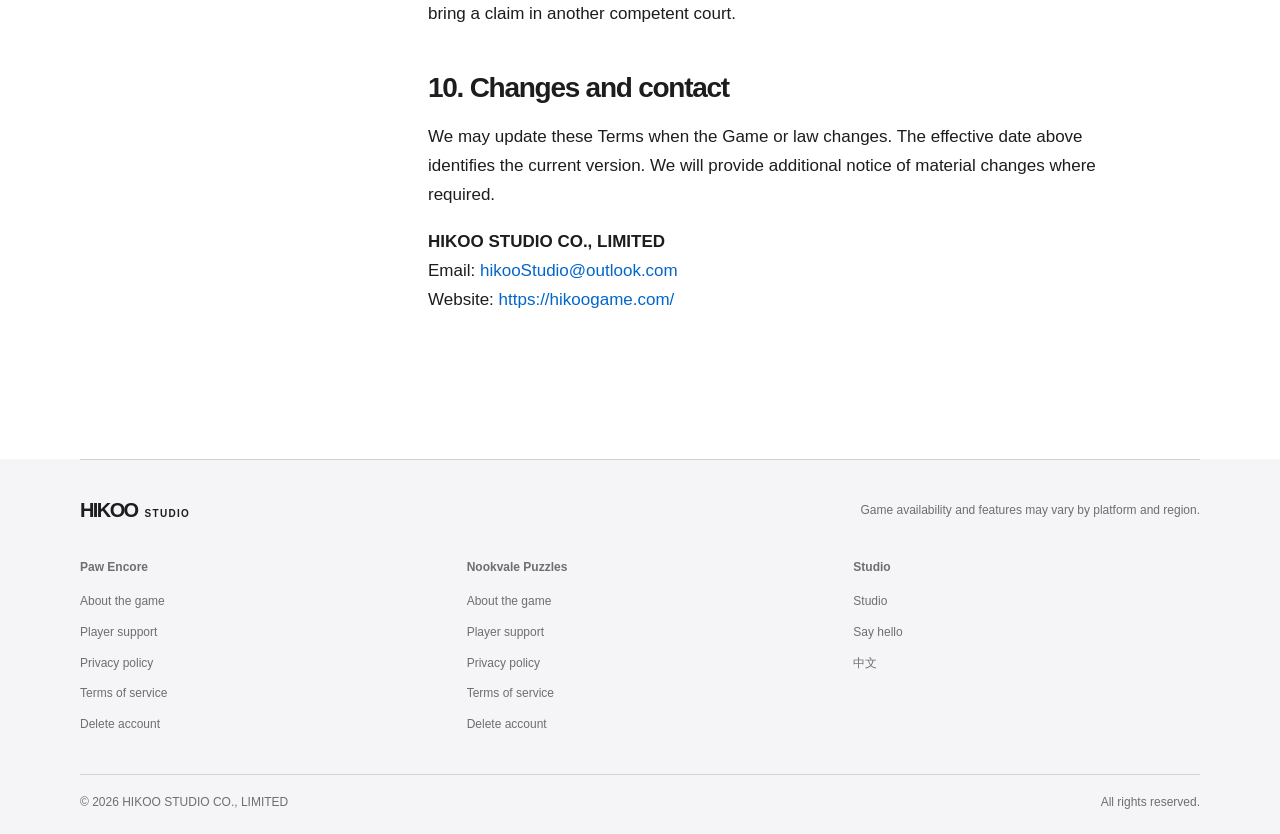
<file: paw-encore/terms/index.html>
<!doctype html>
<html lang="en">
  <head>
    <meta charset="utf-8" />
    <meta name="viewport" content="width=device-width, initial-scale=1" />
    <meta
      name="description"
      content="Terms of Service for Paw Encore by HIKOO STUDIO CO., LIMITED."
    />
    <title>Terms of Service — Paw Encore</title>
    <link rel="icon" href="/favicon.svg" type="image/svg+xml" />
    <link rel="stylesheet" href="/assets/site.css?v=68fdacf8c5ce" />
  </head>
  <body>
    <a class="skip-link" href="#content">Skip to content</a>
    <header class="global-header">
      <div class="nav-inner">
        <a class="studio-brand" href="/" aria-label="HIKOO Studio home"
          >HIKOO<span>STUDIO</span></a
        >
        <nav aria-label="Main navigation">
          <a href="/#games">Games</a
          ><a class="nav-about" href="/#studio">Studio</a
          ><a href="/#support">Support</a>
        </nav>
        <a
          class="language"
          href="/zh/paw-encore/"
          lang="zh-Hans"
          aria-label="查看中文游戏介绍"
          >中文官网</a
        >
      </div>
    </header>
    <div class="product-nav">
      <div class="section-width">
        <a href="/paw-encore/">Paw Encore</a
        ><a href="/paw-encore/support/">Support</a
        ><a href="/paw-encore/privacy/">Privacy</a
        ><a aria-current="page" href="/paw-encore/terms/">Terms</a
        ><a href="/paw-encore/delete-account/">Delete account</a>
      </div>
    </div>
    <main id="content" class="document">
      <p class="eyebrow">Paw Encore legal</p>
      <h1>Terms of Service</h1>
      <div class="document-meta">
        <div><strong>Effective</strong>1 September 2026</div>
        <div><strong>Provider</strong>HIKOO STUDIO CO., LIMITED</div>
        <div><strong>Game</strong>Paw Encore</div>
      </div>
      <div class="document-grid">
        <aside class="toc" aria-label="On this page">
          <strong>On this page</strong>
          <a href="#eligibility">Eligibility</a>
          <a href="#accounts">Accounts</a>
          <a href="#rewards">Rewards</a>
          <a href="#availability">Availability</a>
          <a href="#liability">Liability</a>
          <a href="#disputes">Disputes</a>
          <a href="#contact">Contact</a>
        </aside>
        <article class="prose">
          <section>
            <p>
              These Terms govern your use of Paw Encore (the "Game"), Android
              package <code>com.hikoostudio.pawencore</code>, provided by HIKOO
              STUDIO CO., LIMITED ("HIKOO STUDIO," "we," "us," or "our"). By
              using the Game, you agree to these Terms.
            </p>
          </section>
          <section id="eligibility">
            <h2>1. Eligibility</h2>
            <p>
              You must be at least 13 years old to use the Game. If local law
              requires you to be older to agree on your own, a parent or
              guardian must review and accept these Terms for you. Do not use
              the Game if applicable law prohibits it.
            </p>
          </section>
          <section>
            <h2>2. License and acceptable use</h2>
            <p>
              We grant you a limited, personal, non-exclusive, non-transferable,
              revocable license to use the Game for non-commercial
              entertainment. You may not commercially exploit the Game,
              interfere with the service, distribute malicious code, automate or
              manipulate gameplay, abuse rewards, evade technical protections,
              or use our names, software, art, audio, text, or marks without
              permission, except where applicable law permits it.
            </p>
          </section>
          <section id="accounts">
            <h2>3. Accounts and saved progress</h2>
            <p>
              Paw Encore uses an installation-linked player account on iOS,
              Google Play Games Services or an installation-linked account on
              Android, and TikTok authentication on TikTok. No registration or
              sign-in is required on iOS. Saved progress, sessions, inventory,
              energy, posters, and rewards are stored by the Paw Encore backend.
            </p>
            <p>
              Platform identities are separate Paw Encore accounts unless we
              expressly provide and you complete an account-linking process. We
              are not responsible for loss of access caused by loss, suspension,
              or deletion of the platform account used to authenticate you.
            </p>
            <p>
              If authentication is unavailable or declined, you may use a
              non-persistent trial. Trial progress resets after the process
              closes and is not merged into a later account. Network access is
              required for saved progress and server-validated gameplay.
            </p>
          </section>
          <section id="rewards">
            <h2>4. Virtual items, rewards, ads, and purchases</h2>
            <p>
              Virtual items, energy, progress, poster fragments, and rewards
              have no cash value, are not property, and cannot be sold or
              transferred. They remain subject to server validation,
              availability, balancing, and anti-abuse rules.
            </p>
            <p>
              The Android and iOS versions may offer optional Google Mobile Ads
              rewarded videos. A reward is granted only when the Game receives a
              successful completion result and confirms the reward with the Paw
              Encore service. Ad availability is not guaranteed. If an ad is
              unavailable, you may return to the Game hub and use non-ad
              progression or wait for energy to regenerate. The current Android
              and iOS releases do not include paid virtual currency or in-app
              purchases.
            </p>
          </section>
          <section>
            <h2>5. Account deletion</h2>
            <p>
              You may delete your Paw Encore account through the iOS Game's
              settings or request deletion through our
              <a href="/paw-encore/delete-account/">account deletion page</a>.
              Deleting a Paw Encore account affects only Paw Encore account data
              and does not delete any separate device, app-store, or third-party
              platform account. Our
              <a href="/paw-encore/privacy/">Privacy Policy</a> explains
              deletion scope and limited retention exceptions.
            </p>
          </section>
          <section id="availability">
            <h2>6. Updates, availability, and termination</h2>
            <p>
              We may update, rebalance, suspend, or discontinue the Game or a
              feature. We do not guarantee uninterrupted availability or
              compatibility with every device. We may restrict or terminate
              access for material violations, fraud, abuse, security risk, or
              legal requirements. Where reasonably possible, we will provide
              notice consistent with applicable law.
            </p>
            <p>
              You may stop using the Game at any time and may request account
              deletion.
            </p>
          </section>
          <section>
            <h2>7. Intellectual property</h2>
            <p>
              The Game and its software, design, artwork, audio, text, and marks
              are owned by HIKOO STUDIO or its licensors and are protected by
              applicable law. These Terms do not transfer ownership to you.
            </p>
          </section>
          <section id="liability">
            <h2>8. Disclaimers and limitation of liability</h2>
            <p>
              To the maximum extent permitted by law, the Game is provided "as
              is" and "as available," without warranties of uninterrupted
              operation, error-free content, fitness for a particular purpose,
              or non-infringement.
            </p>
            <p>
              To the maximum extent permitted by law, HIKOO STUDIO and its
              directors, employees, and suppliers will not be liable for
              indirect, incidental, special, consequential, or punitive loss, or
              for lost profits, data, goodwill, or business opportunity arising
              from the Game.
            </p>
            <p>
              Our total liability arising from the Game or these Terms will not
              exceed the greater of (a) the amount you paid us for the Game
              during the 12 months before the event giving rise to the claim, or
              (b) US$50. These exclusions and limits do not apply to fraud,
              wilful misconduct, death or personal injury caused by negligence,
              or any warranty, liability, or consumer remedy that cannot
              lawfully be excluded or limited.
            </p>
          </section>
          <section id="disputes">
            <h2>9. Governing law and disputes</h2>
            <p>
              These Terms are governed by the laws of the Hong Kong Special
              Administrative Region, without regard to conflict-of-law rules.
              Mandatory consumer protections in your country of residence
              continue to apply.
            </p>
            <p>
              Before filing a claim, please contact
              <a href="mailto:hikooStudio@outlook.com"
                >hikooStudio@outlook.com</a
              >
              and allow 30 days for an informal resolution. If the matter is not
              resolved, the courts of Hong Kong have non-exclusive jurisdiction,
              which means you may retain any right under mandatory local law to
              bring a claim in another competent court.
            </p>
          </section>
          <section id="contact">
            <h2>10. Changes and contact</h2>
            <p>
              We may update these Terms when the Game or law changes. The
              effective date above identifies the current version. We will
              provide additional notice of material changes where required.
            </p>
            <p>
              <strong>HIKOO STUDIO CO., LIMITED</strong><br />
              Email:
              <a href="mailto:hikooStudio@outlook.com"
                >hikooStudio@outlook.com</a
              ><br />
              Website:
              <a href="https://hikoogame.com/">https://hikoogame.com/</a>
            </p>
          </section>
        </article>
      </div>
    </main>
    <footer class="studio-footer">
      <div class="footer-inner">
        <div class="footer-top">
          <a class="studio-brand" href="/">HIKOO<span>STUDIO</span></a>
          <p>Game availability and features may vary by platform and region.</p>
        </div>
        <div class="footer-columns">
          <div>
            <h3>Paw Encore</h3>
            <a href="/paw-encore/">About the game</a
            ><a href="/paw-encore/support/">Player support</a
            ><a href="/paw-encore/privacy/">Privacy policy</a
            ><a href="/paw-encore/terms/">Terms of service</a
            ><a href="/paw-encore/delete-account/">Delete account</a>
          </div>
          <div>
            <h3>Nookvale Puzzles</h3>
            <a href="/nookvale-puzzles/">About the game</a
            ><a href="https://zdd-api.hikoogame.com/support?lang=en"
              >Player support</a
            ><a href="https://zdd-api.hikoogame.com/privacy?lang=en"
              >Privacy policy</a
            ><a href="https://zdd-api.hikoogame.com/terms?lang=en"
              >Terms of service</a
            ><a href="https://zdd-api.hikoogame.com/account/delete?lang=en"
              >Delete account</a
            >
          </div>
          <div>
            <h3>Studio</h3>
            <a href="/#studio">Studio</a
            ><a href="mailto:hikooStudio@outlook.com">Say hello</a
            ><a href="/zh/">中文</a>
          </div>
        </div>
        <div class="copyright">
          © 2026 HIKOO STUDIO CO., LIMITED<span>All rights reserved.</span>
        </div>
      </div>
    </footer>
  </body>
</html>
</file>
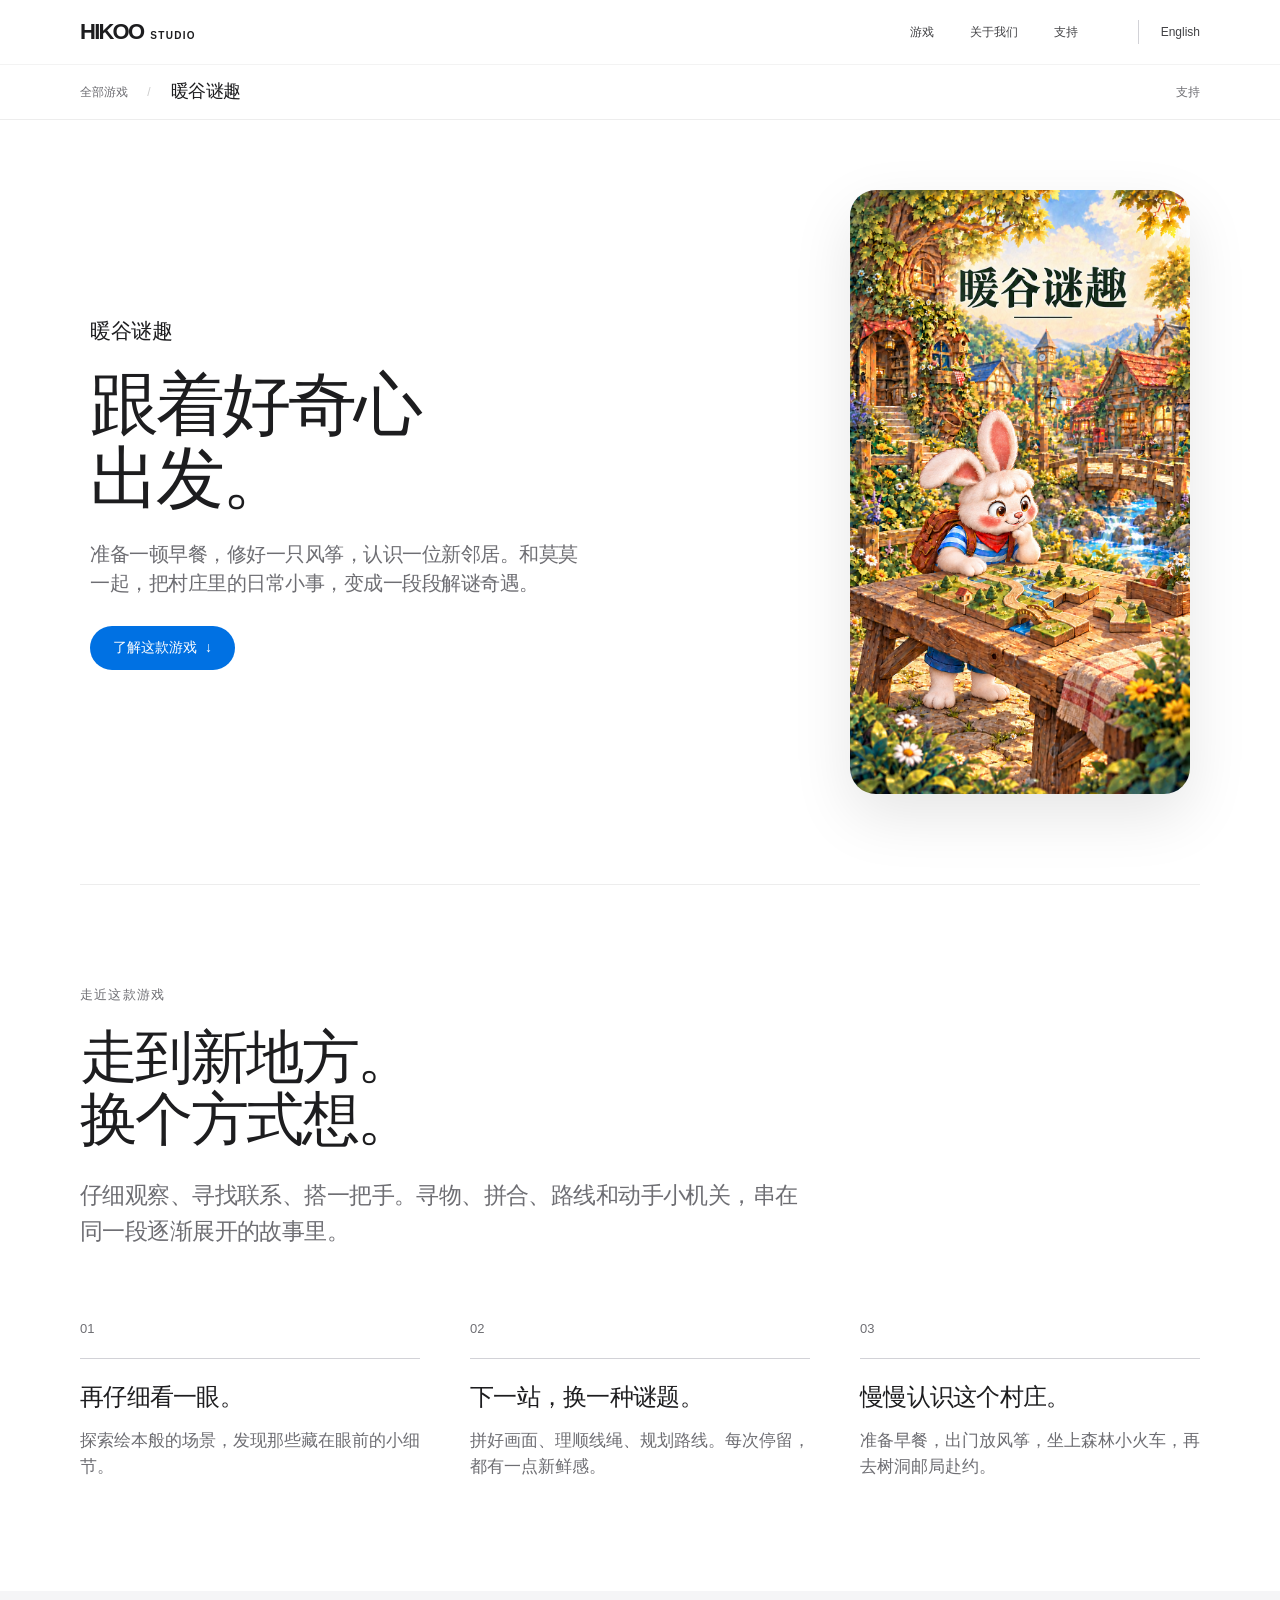
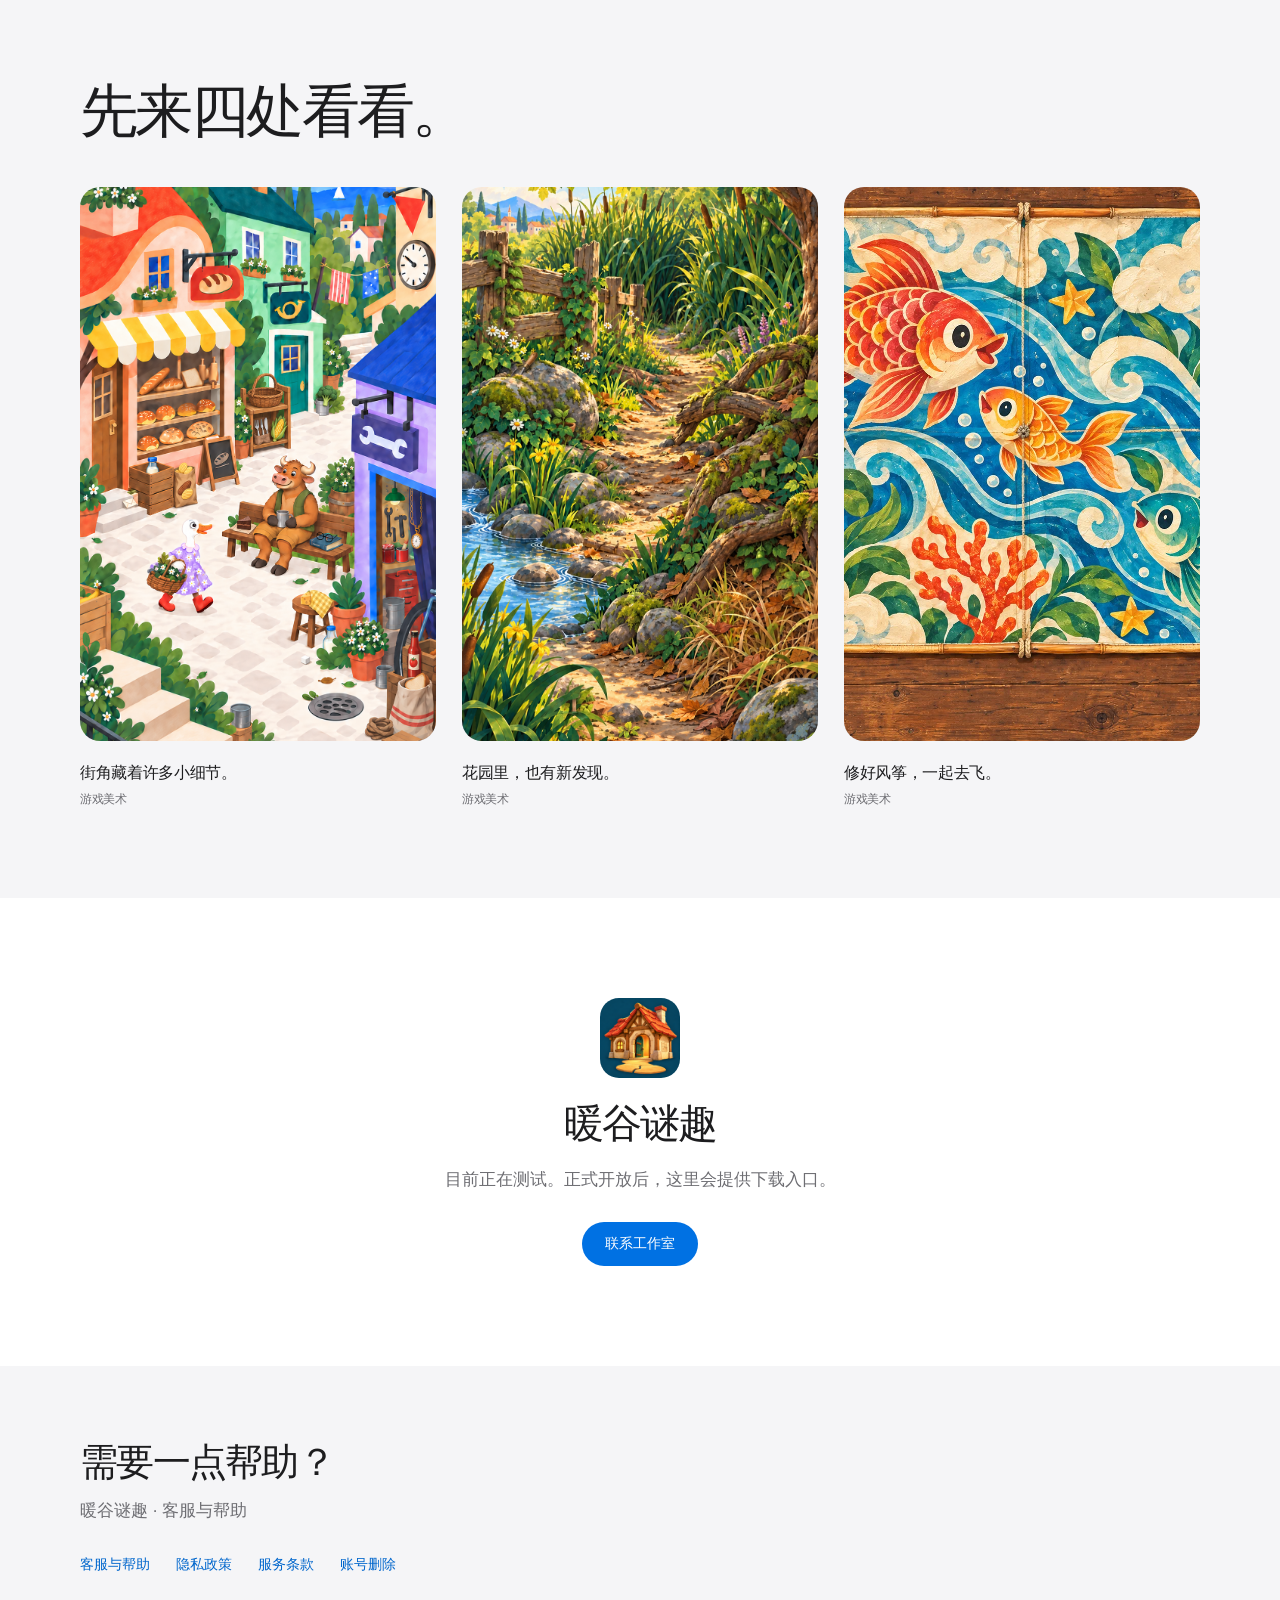
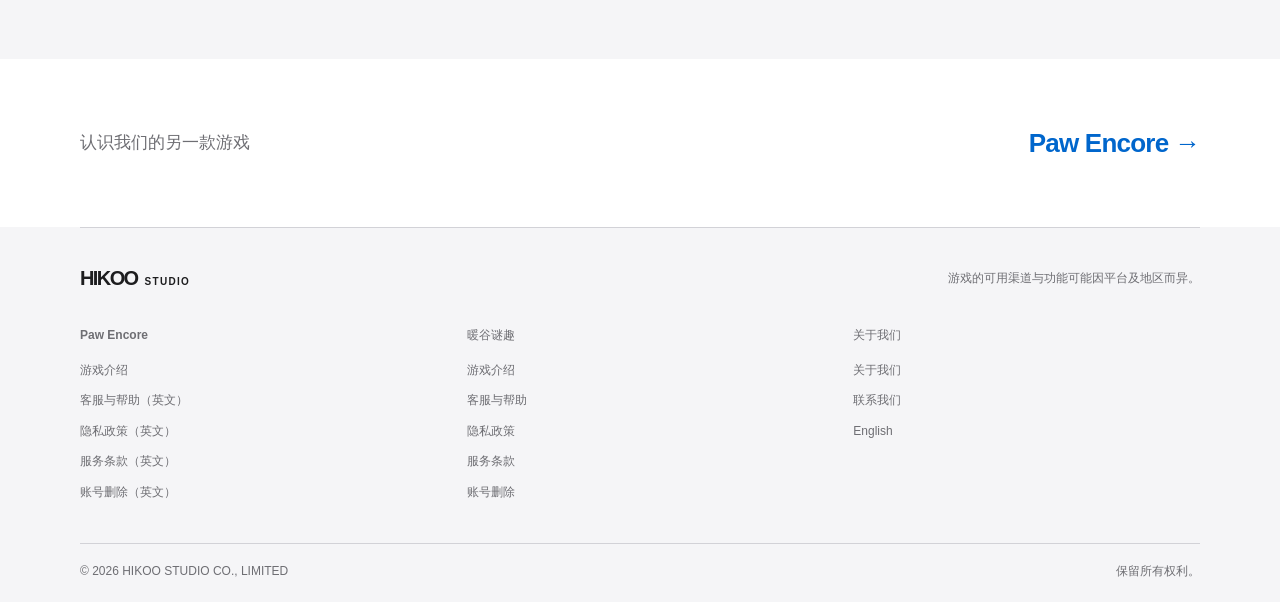
<file: zh/nookvale-puzzles/index.html>
<!doctype html>
<html lang="zh-Hans">
  <head>
    <meta charset="utf-8" />
    <meta name="viewport" content="width=device-width, initial-scale=1" />
    <meta
      name="description"
      content="准备一顿早餐，修好一只风筝，认识一位新邻居。和莫莫一起，把村庄里的日常小事，变成一段段解谜奇遇。"
    />
    <meta name="theme-color" content="#ffffff" />
    <title>暖谷谜趣 — HIKOO STUDIO</title>
    <link rel="icon" href="/favicon.svg" type="image/svg+xml" />
    <link rel="stylesheet" href="/assets/site.css?v=68fdacf8c5ce" />
    <link rel="canonical" href="https://hikoogame.com/zh/nookvale-puzzles/" />
    <link
      rel="alternate"
      hreflang="en"
      href="https://hikoogame.com/nookvale-puzzles/"
    />
    <link
      rel="alternate"
      hreflang="zh-Hans"
      href="https://hikoogame.com/zh/nookvale-puzzles/"
    />
    <link
      rel="alternate"
      hreflang="x-default"
      href="https://hikoogame.com/nookvale-puzzles/"
    />
    <meta property="og:title" content="暖谷谜趣 — HIKOO STUDIO" />
    <meta
      property="og:description"
      content="准备一顿早餐，修好一只风筝，认识一位新邻居。和莫莫一起，把村庄里的日常小事，变成一段段解谜奇遇。"
    />
    <meta property="og:type" content="website" />
    <meta
      property="og:url"
      content="https://hikoogame.com/zh/nookvale-puzzles/"
    />
  </head>
  <body>
    <a class="skip-link" href="#content">跳到正文</a>
    <header class="global-header">
      <div class="nav-inner">
        <a class="studio-brand" href="/zh/" aria-label="HIKOO 工作室首页"
          >HIKOO<span>STUDIO</span></a
        >
        <nav aria-label="主导航">
          <a href="/zh/#games">游戏</a
          ><a class="nav-about" href="/zh/#studio">关于我们</a
          ><a href="/zh/#support">支持</a>
        </nav>
        <a
          class="language"
          href="/nookvale-puzzles/"
          lang="en"
          aria-label="Switch to English"
          >English</a
        >
      </div>
    </header>
    <main id="content">
      <div class="product-nav">
        <div class="section-width">
          <a href="/zh/#games">全部游戏 <span aria-hidden="true">/</span></a
          ><strong>暖谷谜趣</strong><a href="#game-support">支持</a>
        </div>
      </div>
      <section class="product-hero nook-hero">
        <div class="product-hero-copy">
          <p class="eyebrow">暖谷谜趣</p>
          <h1>跟着好奇心<br />出发。</h1>
          <p class="hero-description">
            准备一顿早餐，修好一只风筝，认识一位新邻居。和莫莫一起，把村庄里的日常小事，变成一段段解谜奇遇。
          </p>
          <div class="actions">
            <a class="button" href="#discover"
              >了解这款游戏 <span aria-hidden="true">↓</span></a
            >
          </div>
        </div>
        <div class="product-visual">
          <img
            class="product-cover"
            src="/assets/games/nook-cover-zh.webp"
            alt="暖谷谜趣"
            loading="eager"
            decoding="async"
            width="941"
            height="1671"
          />
        </div>
      </section>
      <section class="discover section-width" id="discover">
        <p class="eyebrow">走近这款游戏</p>
        <h2>走到新地方。<br />换个方式想。</h2>
        <p class="section-lead">
          仔细观察、寻找联系、搭一把手。寻物、拼合、路线和动手小机关，串在同一段逐渐展开的故事里。
        </p>
        <div class="feature-grid">
          <article>
            <span class="feature-number">01</span>
            <h3>再仔细看一眼。</h3>
            <p>探索绘本般的场景，发现那些藏在眼前的小细节。</p>
          </article>
          <article>
            <span class="feature-number">02</span>
            <h3>下一站，换一种谜题。</h3>
            <p>拼好画面、理顺线绳、规划路线。每次停留，都有一点新鲜感。</p>
          </article>
          <article>
            <span class="feature-number">03</span>
            <h3>慢慢认识这个村庄。</h3>
            <p>准备早餐，出门放风筝，坐上森林小火车，再去树洞邮局赴约。</p>
          </article>
        </div>
      </section>
      <section class="gallery-section">
        <div class="section-width">
          <h2>先来四处看看。</h2>
          <div class="scene-grid">
            <figure>
              <img
                class=""
                src="/assets/games/nook-street.webp"
                alt="街角藏着许多小细节。"
                loading="lazy"
                decoding="async"
                width="941"
                height="1671"
              />
              <figcaption>街角藏着许多小细节。<span>游戏美术</span></figcaption>
            </figure>
            <figure>
              <img
                class=""
                src="/assets/games/nook-garden.webp"
                alt="花园里，也有新发现。"
                loading="lazy"
                decoding="async"
                width="941"
                height="1672"
              />
              <figcaption>花园里，也有新发现。<span>游戏美术</span></figcaption>
            </figure>
            <figure>
              <img
                class=""
                src="/assets/games/nook-kite.webp"
                alt="修好风筝，一起去飞。"
                loading="lazy"
                decoding="async"
                width="1448"
                height="1086"
              />
              <figcaption>修好风筝，一起去飞。<span>游戏美术</span></figcaption>
            </figure>
          </div>
        </div>
      </section>
      <section class="play-section section-width">
        <div>
          <img
            class="play-icon"
            src="/assets/games/nook-icon.png"
            alt=""
            loading="lazy"
            decoding="async"
            width="192"
            height="192"
          />
          <h2>暖谷谜趣</h2>
          <p>目前正在测试。正式开放后，这里会提供下载入口。</p>
          <div class="actions">
            <a
              class="button"
              href="mailto:hikooStudio@outlook.com?subject=Nookvale%20Puzzles"
              >联系工作室</a
            >
          </div>
        </div>
      </section>
      <section class="help-section" id="game-support">
        <div class="section-width">
          <h2>需要一点帮助？</h2>
          <p>暖谷谜趣 · 客服与帮助</p>
          <div class="help-links">
            <a href="https://zdd-api.hikoogame.com/support?lang=zh"
              >客服与帮助</a
            ><a href="https://zdd-api.hikoogame.com/privacy?lang=zh">隐私政策</a
            ><a href="https://zdd-api.hikoogame.com/terms?lang=zh">服务条款</a
            ><a href="https://zdd-api.hikoogame.com/account/delete?lang=zh"
              >账号删除</a
            >
          </div>
        </div>
      </section>
      <section class="other-game section-width">
        <p>认识我们的另一款游戏</p>
        <a href="/zh/paw-encore/"
          >Paw Encore <span aria-hidden="true">→</span></a
        >
      </section>
    </main>
    <footer class="studio-footer">
      <div class="footer-inner">
        <div class="footer-top">
          <a class="studio-brand" href="/zh/">HIKOO<span>STUDIO</span></a>
          <p>游戏的可用渠道与功能可能因平台及地区而异。</p>
        </div>
        <div class="footer-columns">
          <div>
            <h3>Paw Encore</h3>
            <a href="/zh/paw-encore/">游戏介绍</a
            ><a href="/paw-encore/support/">客服与帮助（英文）</a
            ><a href="/paw-encore/privacy/">隐私政策（英文）</a
            ><a href="/paw-encore/terms/">服务条款（英文）</a
            ><a href="/paw-encore/delete-account/">账号删除（英文）</a>
          </div>
          <div>
            <h3>暖谷谜趣</h3>
            <a href="/zh/nookvale-puzzles/">游戏介绍</a
            ><a href="https://zdd-api.hikoogame.com/support?lang=zh"
              >客服与帮助</a
            ><a href="https://zdd-api.hikoogame.com/privacy?lang=zh">隐私政策</a
            ><a href="https://zdd-api.hikoogame.com/terms?lang=zh">服务条款</a
            ><a href="https://zdd-api.hikoogame.com/account/delete?lang=zh"
              >账号删除</a
            >
          </div>
          <div>
            <h3>关于我们</h3>
            <a href="/zh/#studio">关于我们</a
            ><a href="mailto:hikooStudio@outlook.com">联系我们</a
            ><a href="/nookvale-puzzles/">English</a>
          </div>
        </div>
        <div class="copyright">
          © 2026 HIKOO STUDIO CO., LIMITED<span>保留所有权利。</span>
        </div>
      </div>
    </footer>
  </body>
</html>
</file>
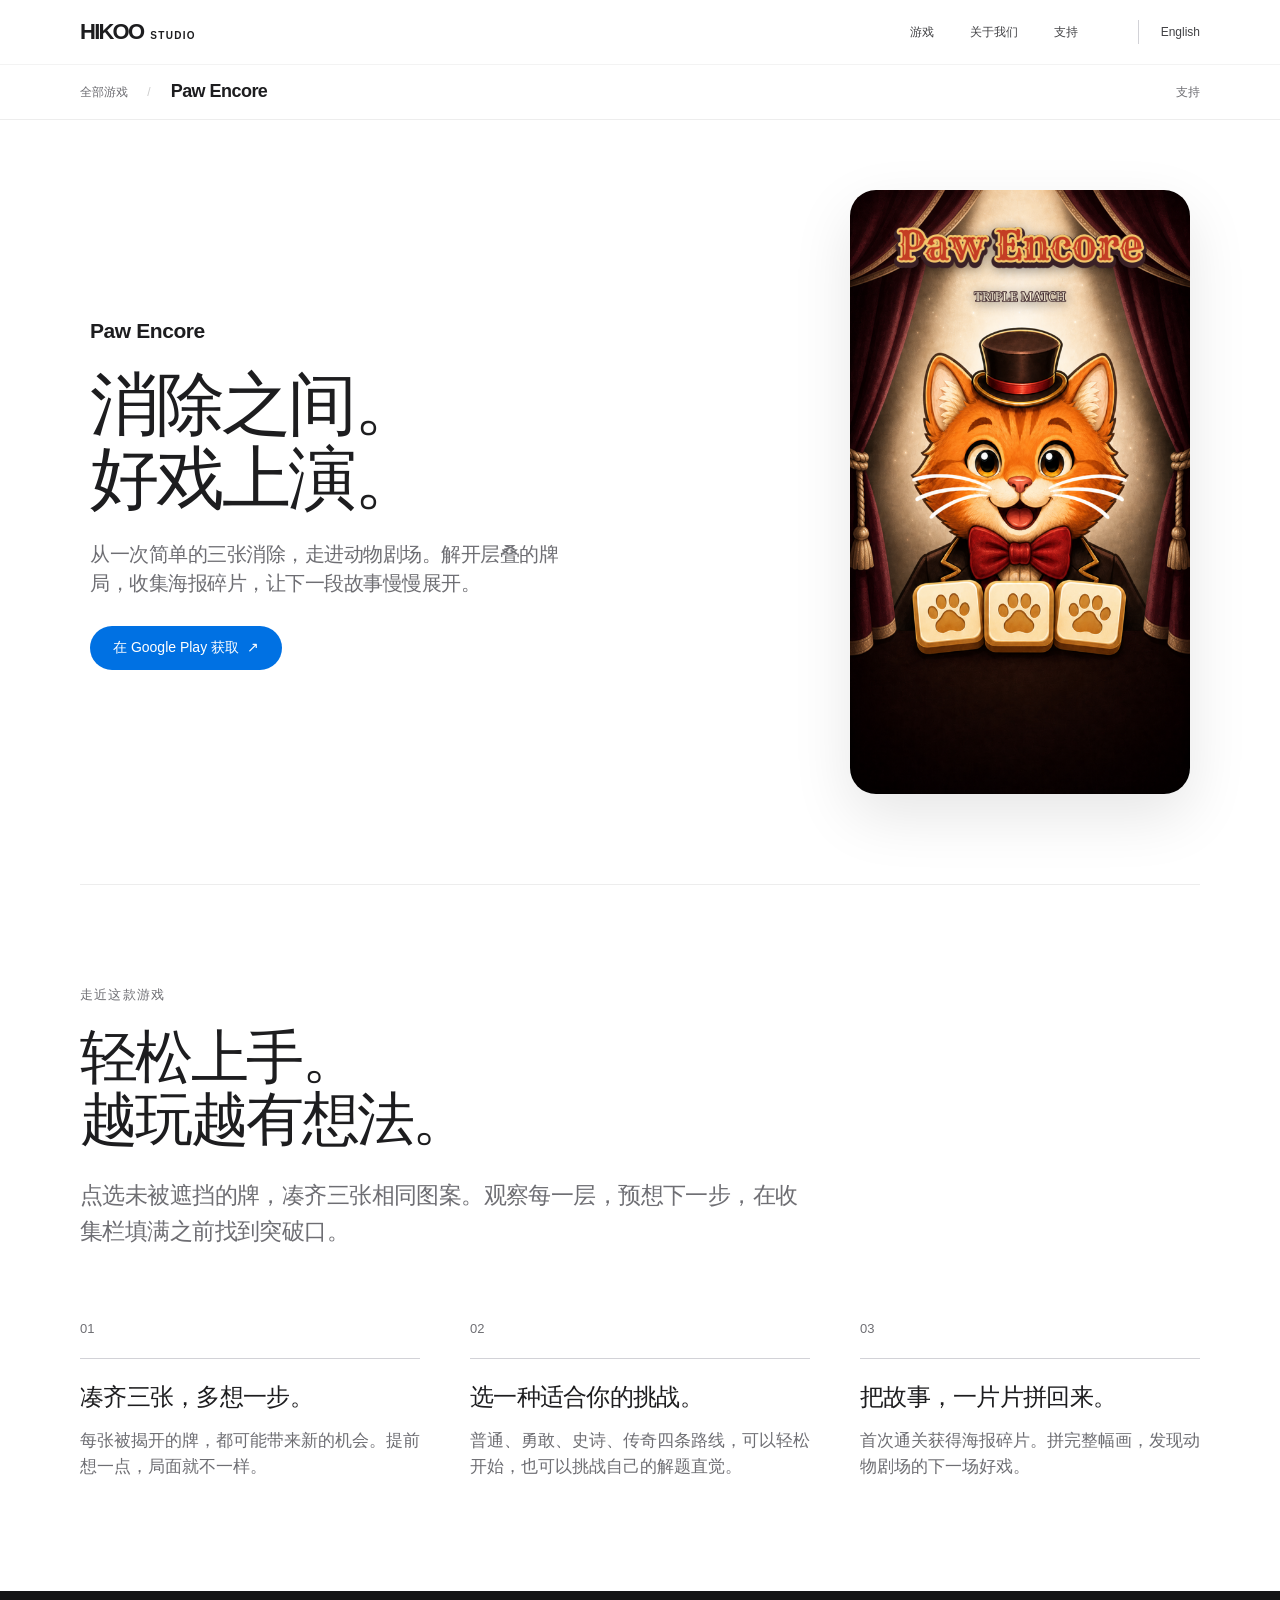
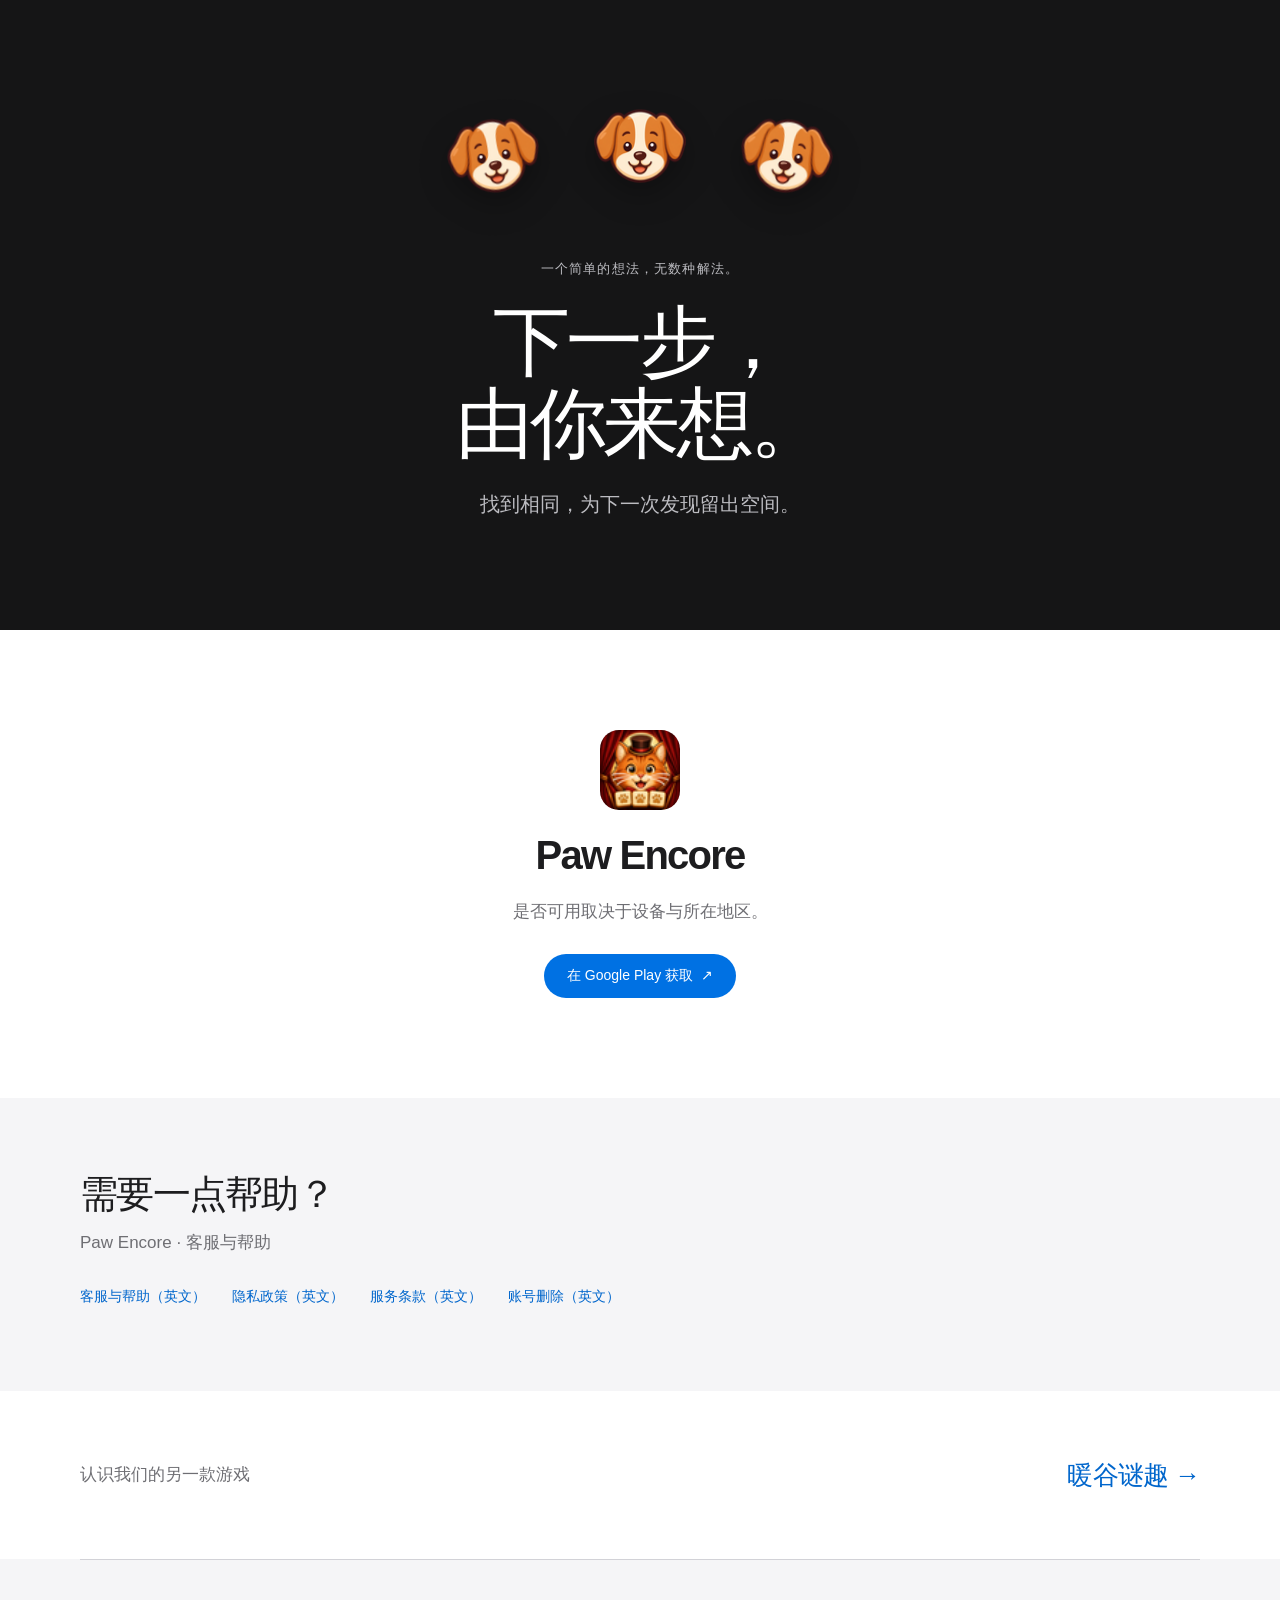
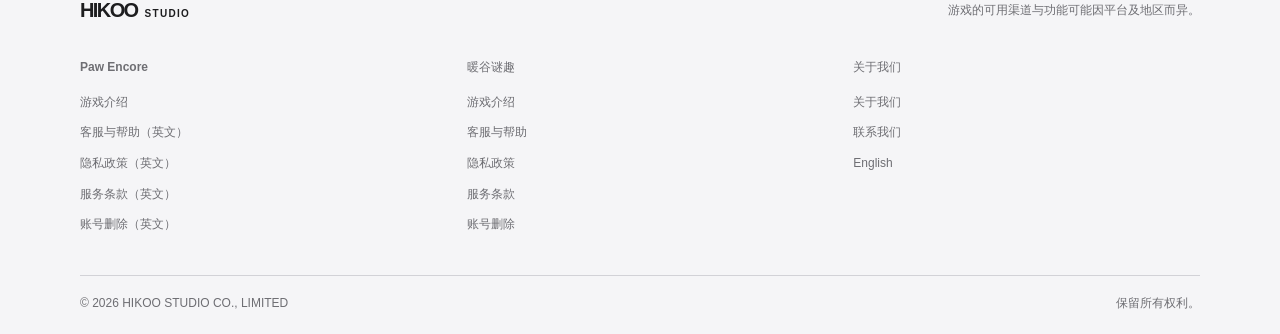
<file: zh/paw-encore/index.html>
<!doctype html>
<html lang="zh-Hans">
  <head>
    <meta charset="utf-8" />
    <meta name="viewport" content="width=device-width, initial-scale=1" />
    <meta
      name="description"
      content="从一次简单的三张消除，走进动物剧场。解开层叠的牌局，收集海报碎片，让下一段故事慢慢展开。"
    />
    <meta name="theme-color" content="#ffffff" />
    <title>Paw Encore — HIKOO STUDIO</title>
    <link rel="icon" href="/favicon.svg" type="image/svg+xml" />
    <link rel="stylesheet" href="/assets/site.css?v=68fdacf8c5ce" />
    <link rel="canonical" href="https://hikoogame.com/zh/paw-encore/" />
    <link
      rel="alternate"
      hreflang="en"
      href="https://hikoogame.com/paw-encore/"
    />
    <link
      rel="alternate"
      hreflang="zh-Hans"
      href="https://hikoogame.com/zh/paw-encore/"
    />
    <link
      rel="alternate"
      hreflang="x-default"
      href="https://hikoogame.com/paw-encore/"
    />
    <meta property="og:title" content="Paw Encore — HIKOO STUDIO" />
    <meta
      property="og:description"
      content="从一次简单的三张消除，走进动物剧场。解开层叠的牌局，收集海报碎片，让下一段故事慢慢展开。"
    />
    <meta property="og:type" content="website" />
    <meta property="og:url" content="https://hikoogame.com/zh/paw-encore/" />
  </head>
  <body>
    <a class="skip-link" href="#content">跳到正文</a>
    <header class="global-header">
      <div class="nav-inner">
        <a class="studio-brand" href="/zh/" aria-label="HIKOO 工作室首页"
          >HIKOO<span>STUDIO</span></a
        >
        <nav aria-label="主导航">
          <a href="/zh/#games">游戏</a
          ><a class="nav-about" href="/zh/#studio">关于我们</a
          ><a href="/zh/#support">支持</a>
        </nav>
        <a
          class="language"
          href="/paw-encore/"
          lang="en"
          aria-label="Switch to English"
          >English</a
        >
      </div>
    </header>
    <main id="content">
      <div class="product-nav">
        <div class="section-width">
          <a href="/zh/#games">全部游戏 <span aria-hidden="true">/</span></a
          ><strong>Paw Encore</strong><a href="#game-support">支持</a>
        </div>
      </div>
      <section class="product-hero paw-hero">
        <div class="product-hero-copy">
          <p class="eyebrow">Paw Encore</p>
          <h1>消除之间。<br />好戏上演。</h1>
          <p class="hero-description">
            从一次简单的三张消除，走进动物剧场。解开层叠的牌局，收集海报碎片，让下一段故事慢慢展开。
          </p>
          <div class="actions">
            <a
              class="button"
              href="https://play.google.com/store/apps/details?id=com.hikoostudio.pawencore"
              >在 Google Play 获取 <span aria-hidden="true">↗</span></a
            >
          </div>
        </div>
        <div class="product-visual">
          <img
            class="product-cover"
            src="/assets/games/paw-cover.png"
            alt="Paw Encore"
            loading="eager"
            decoding="async"
            width="540"
            height="960"
          /><img
            class="product-logo"
            src="/assets/games/paw-logo.png"
            alt=""
            loading="eager"
            decoding="async"
            width="768"
            height="288"
          />
        </div>
      </section>
      <section class="discover section-width" id="discover">
        <p class="eyebrow">走近这款游戏</p>
        <h2>轻松上手。<br />越玩越有想法。</h2>
        <p class="section-lead">
          点选未被遮挡的牌，凑齐三张相同图案。观察每一层，预想下一步，在收集栏填满之前找到突破口。
        </p>
        <div class="feature-grid">
          <article>
            <span class="feature-number">01</span>
            <h3>凑齐三张，多想一步。</h3>
            <p>
              每张被揭开的牌，都可能带来新的机会。提前想一点，局面就不一样。
            </p>
          </article>
          <article>
            <span class="feature-number">02</span>
            <h3>选一种适合你的挑战。</h3>
            <p>
              普通、勇敢、史诗、传奇四条路线，可以轻松开始，也可以挑战自己的解题直觉。
            </p>
          </article>
          <article>
            <span class="feature-number">03</span>
            <h3>把故事，一片片拼回来。</h3>
            <p>首次通关获得海报碎片。拼完整幅画，发现动物剧场的下一场好戏。</p>
          </article>
        </div>
      </section>
      <section class="match-section">
        <div class="section-width">
          <div class="match-tiles" aria-hidden="true">
            <img
              class=""
              src="/assets/games/paw-tile.png"
              alt=""
              loading="lazy"
              decoding="async"
              width="128"
              height="128"
            /><img
              class=""
              src="/assets/games/paw-tile.png"
              alt=""
              loading="lazy"
              decoding="async"
              width="128"
              height="128"
            /><img
              class=""
              src="/assets/games/paw-tile.png"
              alt=""
              loading="lazy"
              decoding="async"
              width="128"
              height="128"
            />
          </div>
          <p class="eyebrow">一个简单的想法，无数种解法。</p>
          <h2>下一步，<br />由你来想。</h2>
          <p>找到相同，为下一次发现留出空间。</p>
        </div>
      </section>
      <section class="play-section section-width">
        <div>
          <img
            class="play-icon"
            src="/assets/games/paw-icon.png"
            alt=""
            loading="lazy"
            decoding="async"
            width="56"
            height="56"
          />
          <h2>Paw Encore</h2>
          <p>是否可用取决于设备与所在地区。</p>
          <div class="actions">
            <a
              class="button"
              href="https://play.google.com/store/apps/details?id=com.hikoostudio.pawencore"
              >在 Google Play 获取 <span aria-hidden="true">↗</span></a
            >
          </div>
        </div>
      </section>
      <section class="help-section" id="game-support">
        <div class="section-width">
          <h2>需要一点帮助？</h2>
          <p>Paw Encore · 客服与帮助</p>
          <div class="help-links">
            <a href="/paw-encore/support/">客服与帮助（英文）</a
            ><a href="/paw-encore/privacy/">隐私政策（英文）</a
            ><a href="/paw-encore/terms/">服务条款（英文）</a
            ><a href="/paw-encore/delete-account/">账号删除（英文）</a>
          </div>
        </div>
      </section>
      <section class="other-game section-width">
        <p>认识我们的另一款游戏</p>
        <a href="/zh/nookvale-puzzles/"
          >暖谷谜趣 <span aria-hidden="true">→</span></a
        >
      </section>
    </main>
    <footer class="studio-footer">
      <div class="footer-inner">
        <div class="footer-top">
          <a class="studio-brand" href="/zh/">HIKOO<span>STUDIO</span></a>
          <p>游戏的可用渠道与功能可能因平台及地区而异。</p>
        </div>
        <div class="footer-columns">
          <div>
            <h3>Paw Encore</h3>
            <a href="/zh/paw-encore/">游戏介绍</a
            ><a href="/paw-encore/support/">客服与帮助（英文）</a
            ><a href="/paw-encore/privacy/">隐私政策（英文）</a
            ><a href="/paw-encore/terms/">服务条款（英文）</a
            ><a href="/paw-encore/delete-account/">账号删除（英文）</a>
          </div>
          <div>
            <h3>暖谷谜趣</h3>
            <a href="/zh/nookvale-puzzles/">游戏介绍</a
            ><a href="https://zdd-api.hikoogame.com/support?lang=zh"
              >客服与帮助</a
            ><a href="https://zdd-api.hikoogame.com/privacy?lang=zh">隐私政策</a
            ><a href="https://zdd-api.hikoogame.com/terms?lang=zh">服务条款</a
            ><a href="https://zdd-api.hikoogame.com/account/delete?lang=zh"
              >账号删除</a
            >
          </div>
          <div>
            <h3>关于我们</h3>
            <a href="/zh/#studio">关于我们</a
            ><a href="mailto:hikooStudio@outlook.com">联系我们</a
            ><a href="/paw-encore/">English</a>
          </div>
        </div>
        <div class="copyright">
          © 2026 HIKOO STUDIO CO., LIMITED<span>保留所有权利。</span>
        </div>
      </div>
    </footer>
  </body>
</html>
</file>
<file: assets/site.css>
:root {
  color-scheme: light;
  --ink: #1d1d1f;
  --muted: #6e6e73;
  --light: #f5f5f7;
  --line: #d2d2d7;
  --blue: #0066cc;
  --blue-button: #0071e3;
  --width: 1120px;
  font-synthesis: none;
}
* {
  box-sizing: border-box;
}
html {
  scroll-behavior: smooth;
  scroll-padding-top: 110px;
}
body {
  margin: 0;
  background: #fff;
  color: var(--ink);
  font-family:
    -apple-system, BlinkMacSystemFont, "Segoe UI", "Helvetica Neue",
    "PingFang SC", "Microsoft YaHei", sans-serif;
  font-size: 17px;
  line-height: 1.55;
  -webkit-font-smoothing: antialiased;
}
img {
  display: block;
  max-width: 100%;
  height: auto;
}
a {
  color: var(--blue);
  text-decoration: none;
}
a:hover {
  text-decoration: underline;
}
a:focus-visible,
button:focus-visible {
  outline: 3px solid #0071e3;
  outline-offset: 5px;
}
h1,
h2,
h3,
p,
figure {
  margin: 0;
}
h1,
h2,
h3 {
  line-height: 1.07;
  letter-spacing: -0.045em;
  text-wrap: balance;
}
h1 {
  font-size: clamp(48px, 6.4vw, 88px);
  font-weight: 650;
}
h2 {
  font-size: clamp(36px, 4.5vw, 60px);
  font-weight: 650;
}
h3 {
  font-size: 26px;
  font-weight: 650;
}
p {
  max-width: 100%;
}
.muted {
  color: var(--muted);
}
.section-width {
  width: min(var(--width), calc(100% - 80px));
  margin-inline: auto;
}
.eyebrow {
  font-size: 13px;
  font-weight: 650;
  letter-spacing: 0.09em;
  color: var(--muted);
  line-height: 1.5;
}
.skip-link {
  position: fixed;
  top: 8px;
  left: 16px;
  z-index: 1000;
  padding: 12px 18px;
  border-radius: 10px;
  background: var(--ink);
  color: #fff;
  transform: translateY(-180%);
}
.skip-link:focus {
  transform: translateY(0);
}
.global-header {
  position: sticky;
  top: 0;
  z-index: 30;
  border-bottom: 1px solid #0000000c;
  background: #ffffffeb;
  backdrop-filter: blur(20px);
  -webkit-backdrop-filter: blur(20px);
}
.nav-inner {
  width: min(var(--width), calc(100% - 80px));
  height: 64px;
  margin: auto;
  display: flex;
  align-items: center;
  gap: 60px;
}
.studio-brand {
  display: flex;
  align-items: baseline;
  gap: 7px;
  color: var(--ink);
  font-weight: 800;
  font-size: 22px;
  letter-spacing: -0.08em;
  white-space: nowrap;
}
.studio-brand span {
  font-size: 10px;
  font-weight: 600;
  letter-spacing: 0.13em;
}
.studio-brand:hover {
  text-decoration: none;
}
.nav-inner nav {
  display: flex;
  gap: 36px;
  margin-left: auto;
  align-items: center;
}
.nav-inner nav a,
.language {
  font-size: 12px;
  color: #424245;
  white-space: nowrap;
}
.language {
  padding-left: 22px;
  border-left: 1px solid var(--line);
  min-height: 24px;
  display: flex;
  align-items: center;
}
.product-nav {
  position: sticky;
  top: 64px;
  z-index: 20;
  background: #ffffffef;
  backdrop-filter: blur(20px);
  border-bottom: 1px solid #00000012;
}
.product-nav .section-width {
  display: flex;
  align-items: center;
  gap: 20px;
  min-height: 54px;
  flex-wrap: wrap;
  padding-block: 10px;
}
.product-nav strong {
  font-size: 18px;
  letter-spacing: -0.03em;
}
.product-nav a {
  font-size: 12px;
  color: var(--muted);
}
.product-nav a:last-child {
  margin-left: auto;
}
.product-nav span {
  margin-left: 16px;
  color: #ccc;
}
.home-hero {
  text-align: center;
  padding: 72px 0 60px;
  overflow: hidden;
}
.home-hero .eyebrow {
  margin-bottom: 18px;
  font-size: 12px;
  letter-spacing: 0.16em;
}
.hero-description {
  font-size: 21px;
  line-height: 1.45;
  letter-spacing: -0.025em;
  color: var(--muted);
  margin-top: 24px;
}
.home-hero > .text-link {
  display: inline-flex;
  margin-top: 22px;
}
.text-link {
  display: inline-flex;
  gap: 8px;
  align-items: center;
  font-size: 17px;
  line-height: 1.4;
}
.hero-gallery {
  display: flex;
  gap: 28px;
  justify-content: center;
  align-items: center;
  margin: 60px auto 0;
  max-width: 1220px;
  padding: 18px 30px 28px;
}
.hero-art {
  position: relative;
  display: block;
  overflow: hidden;
  border-radius: 24px;
  width: 280px;
  height: 364px;
  flex: none;
  box-shadow: 0 18px 42px #00000016;
  transition: transform 0.35s ease;
}
.hero-art > img:first-child {
  width: 100%;
  height: 100%;
  object-fit: cover;
}
.hero-art:hover {
  transform: translateY(-6px);
  text-decoration: none;
}
.hero-paw {
  transform: rotate(-6deg) translateY(20px);
  background: #1c0c06;
}
.hero-paw:hover {
  transform: rotate(-6deg) translateY(14px);
}
.hero-paw > img:first-child {
  object-position: center 44%;
}
.hero-paw .cover-logo {
  position: absolute;
  top: 16px;
  left: 9%;
  width: 82%;
  height: auto;
  filter: drop-shadow(0 2px 6px #0006);
}
.hero-nook {
  width: 320px;
  height: 430px;
  z-index: 2;
}
.hero-village {
  transform: rotate(6deg) translateY(20px);
}
.hero-village:hover {
  transform: rotate(6deg) translateY(14px);
}
.hero-village > img:first-child {
  object-position: center 54%;
}
.art-label {
  position: absolute;
  bottom: 0;
  left: 0;
  width: 100%;
  padding: 40px 20px 22px;
  background: linear-gradient(transparent, #0008);
  color: white;
  font-weight: 650;
  font-size: 21px;
  letter-spacing: -0.04em;
}
.games-section {
  padding: 100px 40px 110px;
  background: var(--light);
  scroll-margin-top: 30px;
}
.section-heading {
  max-width: 1000px;
  margin: 0 auto 54px;
  text-align: center;
}
.section-heading .eyebrow {
  margin-bottom: 15px;
}
.section-heading > p:last-child {
  margin-top: 22px;
  font-size: 21px;
  color: var(--muted);
}
.game-grid {
  max-width: 1280px;
  margin: auto;
  display: grid;
  grid-template-columns: 1fr 1fr;
  gap: 28px;
}
.game-card {
  background: #fff;
  border-radius: 28px;
  overflow: hidden;
  display: flex;
  flex-direction: column;
}
.game-card-copy {
  padding: 44px 44px 38px;
  min-height: 465px;
}
.app-icon {
  width: 48px;
  height: 48px;
  object-fit: cover;
  border-radius: 12px;
  margin-bottom: 24px;
}
.game-card .eyebrow {
  letter-spacing: -0.02em;
  color: var(--ink);
  font-size: 17px;
  margin-bottom: 12px;
}
.game-card h3 {
  font-size: clamp(30px, 3.2vw, 43px);
  letter-spacing: -0.04em;
}
.game-card-copy > p:not(.eyebrow) {
  font-size: 17px;
  color: var(--muted);
  margin-top: 20px;
  max-width: 420px;
}
.actions {
  display: flex;
  flex-wrap: wrap;
  align-items: center;
  gap: 18px;
  margin-top: 28px;
}
.button {
  display: inline-flex;
  justify-content: center;
  gap: 8px;
  align-items: center;
  min-height: 44px;
  padding: 10px 23px;
  border-radius: 999px;
  background: var(--blue-button);
  color: white;
  font-size: 14px;
  font-weight: 500;
  line-height: 1.5;
  text-align: center;
}
.button:hover {
  background: #0077ed;
  color: white;
  text-decoration: none;
}
.button.secondary {
  background: var(--light);
  color: var(--blue);
}
.game-card .text-link {
  font-size: 14px;
}
.card-art {
  height: 420px;
  overflow: hidden;
  display: block;
  margin-top: auto;
}
.card-art img {
  width: 100%;
  height: 100%;
  object-fit: cover;
  object-position: center 53%;
  transition: transform 0.5s;
}
.card-art:hover img {
  transform: scale(1.025);
}
.paw-card-art img {
  object-position: center 49%;
}
.studio-section {
  padding-block: 130px;
  display: grid;
  grid-template-columns: 1fr 1fr;
  gap: 90px;
  align-items: center;
}
.studio-section h2 {
  margin-top: 20px;
}
.studio-story {
  font-size: 22px;
  line-height: 1.5;
  letter-spacing: -0.02em;
}
.studio-story p + p {
  margin-top: 25px;
}
.studio-story .text-link {
  margin-top: 28px;
}
.help-section {
  background: var(--light);
  padding: 76px 0;
}
.help-section h2 {
  font-size: 38px;
}
.help-section p {
  color: var(--muted);
  margin-top: 16px;
}
.help-grid {
  display: grid;
  grid-template-columns: 1fr 1fr;
  gap: 70px;
  margin-top: 44px;
}
.help-grid h3 {
  font-size: 22px;
}
.help-links {
  display: flex;
  flex-wrap: wrap;
  gap: 10px 26px;
  margin-top: 22px;
}
.help-links a {
  font-size: 14px;
  min-height: 36px;
  display: flex;
  align-items: center;
}
.studio-footer {
  background: #f5f5f7;
  padding: 0 40px;
  color: var(--muted);
  font-size: 12px;
}
.footer-inner {
  max-width: var(--width);
  margin: auto;
  border-top: 1px solid var(--line);
  padding: 35px 0 22px;
}
.footer-top {
  display: flex;
  justify-content: space-between;
  align-items: center;
  gap: 30px;
}
.footer-top .studio-brand {
  font-size: 20px;
}
.footer-top p {
  max-width: 410px;
  text-align: right;
}
.footer-columns {
  display: grid;
  grid-template-columns: 1fr 1fr 1fr;
  gap: 40px;
  margin: 35px 0;
}
.footer-columns h3 {
  font-size: 12px;
  letter-spacing: 0;
  margin-bottom: 13px;
}
.footer-columns a {
  display: block;
  width: fit-content;
  padding: 6px 0;
  color: var(--muted);
}
.copyright {
  display: flex;
  justify-content: space-between;
  border-top: 1px solid var(--line);
  padding-top: 18px;
  gap: 20px;
}
.product-hero {
  display: grid;
  grid-template-columns: 1.1fr 0.9fr;
  gap: 60px;
  align-items: center;
  max-width: 1180px;
  margin: auto;
  padding: 70px 40px 90px;
}
.product-hero-copy .eyebrow {
  font-size: 21px;
  letter-spacing: -0.02em;
  margin-bottom: 22px;
  color: var(--ink);
}
.product-hero h1 {
  font-size: clamp(48px, 5.4vw, 74px);
}
.product-hero-copy .hero-description {
  font-size: 20px;
  max-width: 500px;
}
.product-visual {
  position: relative;
  width: 340px;
  max-width: 100%;
  justify-self: end;
  border-radius: 26px;
  overflow: hidden;
  box-shadow: 0 22px 60px #0000001a;
}
.product-cover {
  width: 100%;
  aspect-ratio: 9/16;
  object-fit: cover;
}
.product-logo {
  position: absolute;
  top: 26px;
  left: 9%;
  width: 82%;
  filter: drop-shadow(0 2px 6px #0006);
}
.discover {
  padding: 100px 0 110px;
  border-top: 1px solid #00000012;
}
.discover .eyebrow {
  margin-bottom: 22px;
}
.section-lead {
  font-size: 23px;
  letter-spacing: -0.025em;
  color: var(--muted);
  max-width: 720px;
  margin-top: 28px;
}
.feature-grid {
  display: grid;
  grid-template-columns: repeat(3, 1fr);
  gap: 50px;
  margin-top: 70px;
}
.feature-number {
  display: block;
  font-size: 13px;
  color: var(--muted);
  padding-bottom: 18px;
  border-bottom: 1px solid var(--line);
  margin-bottom: 24px;
}
.feature-grid h3 {
  font-size: 24px;
  letter-spacing: -0.03em;
  line-height: 1.18;
}
.feature-grid p {
  font-size: 17px;
  color: var(--muted);
  margin-top: 17px;
}
.match-section {
  padding: 90px 0 110px;
  background: #151516;
  color: white;
  text-align: center;
}
.match-tiles {
  display: flex;
  justify-content: center;
  gap: 18px;
  margin: 0 auto 48px;
}
.match-tiles img {
  width: 130px;
  height: 130px;
  object-fit: contain;
  filter: drop-shadow(0 12px 15px #0004);
}
.match-tiles img:first-child {
  transform: rotate(-10deg) translateY(10px);
}
.match-tiles img:last-child {
  transform: rotate(10deg) translateY(10px);
}
.match-section .eyebrow {
  color: #bcbcc1;
  margin-bottom: 22px;
}
.match-section h2 {
  font-size: clamp(48px, 6vw, 80px);
}
.match-section h2 + p {
  color: #bcbcc1;
  margin-top: 25px;
  font-size: 20px;
}
.gallery-section {
  background: var(--light);
  padding: 90px 0;
}
.gallery-section h2 {
  margin-bottom: 45px;
}
.scene-grid {
  display: grid;
  grid-template-columns: repeat(3, 1fr);
  gap: 26px;
}
.scene-grid img {
  border-radius: 20px;
  width: 100%;
  aspect-ratio: 9/14;
  object-fit: cover;
}
.scene-grid figcaption {
  font-size: 16px;
  font-weight: 600;
  letter-spacing: -0.02em;
  margin-top: 20px;
}
.scene-grid figcaption span {
  display: block;
  font-size: 12px;
  font-weight: 400;
  color: var(--muted);
  margin-top: 4px;
}
.play-section {
  padding-block: 100px;
  text-align: center;
}
.play-icon {
  width: 80px;
  height: 80px;
  border-radius: 19px;
  margin: 0 auto 24px;
}
.play-section h2 {
  font-size: 40px;
}
.play-section p {
  margin: 22px auto 0;
  color: var(--muted);
  max-width: 530px;
}
.play-section .actions {
  justify-content: center;
}
.other-game {
  padding-block: 64px;
  display: flex;
  justify-content: space-between;
  align-items: center;
  gap: 30px;
}
.other-game p {
  font-size: 17px;
  color: var(--muted);
}
.other-game > a {
  font-size: 26px;
  letter-spacing: -0.03em;
  font-weight: 600;
}
/* Existing policy URLs and prose remain intact. */
.document,
.hero {
  width: min(940px, calc(100% - 80px));
  margin: 75px auto 100px;
}
.document > h1,
.hero > h1 {
  font-size: clamp(38px, 5vw, 64px);
  max-width: 20ch;
}
.document > .eyebrow,
.hero > .eyebrow {
  margin-bottom: 20px;
}
.lede {
  font-size: 21px;
  color: var(--muted);
  max-width: 740px;
  margin-top: 28px;
}
.hero-actions {
  display: flex;
  gap: 16px;
  flex-wrap: wrap;
  margin-top: 30px;
}
.document-meta {
  display: grid;
  grid-template-columns: repeat(3, minmax(0, 1fr));
  gap: 25px;
  padding: 26px 0;
  margin: 40px 0 50px;
  border-block: 1px solid var(--line);
  color: var(--muted);
  font-size: 14px;
}
.document-meta strong {
  display: block;
  color: var(--ink);
  margin-bottom: 4px;
}
.document-grid {
  display: grid;
  grid-template-columns: 210px minmax(0, 1fr);
  gap: 48px;
  align-items: start;
}
.toc {
  position: sticky;
  top: 145px;
  font-size: 13px;
  padding-right: 20px;
  border-right: 1px solid var(--line);
}
.toc strong {
  display: block;
  margin-bottom: 12px;
}
.toc a {
  display: block;
  padding: 5px 0;
}
.prose {
  min-width: 0;
  line-height: 1.7;
}
.prose section {
  margin-bottom: 44px;
  scroll-margin-top: 150px;
}
.prose h2 {
  font-size: 28px;
  margin-bottom: 20px;
}
.prose h3 {
  font-size: 21px;
  margin: 24px 0 14px;
}
.prose p,
.prose ul,
.prose ol {
  margin-top: 0;
  margin-bottom: 18px;
}
.prose a {
  overflow-wrap: anywhere;
}
.prose li + li {
  margin-top: 8px;
}
.notice,
.request-card {
  padding: 28px;
  border-radius: 20px;
  background: var(--light);
  margin: 24px 0;
}
.request-card h2,
.request-card h3 {
  margin-top: 0;
}
.site-header {
  display: flex;
  justify-content: space-between;
  gap: 20px;
  max-width: 1120px;
  padding: 24px 40px;
  margin: auto;
}
.site-header nav {
  display: flex;
  flex-wrap: wrap;
  gap: 18px;
}
.brand {
  font-weight: 700;
  color: var(--ink);
}
.brand-mark {
  display: none;
}
.site-footer {
  text-align: center;
  padding: 40px;
  font-size: 12px;
  color: var(--muted);
  background: var(--light);
}
@media (min-width: 1500px) {
  .home-hero {
    padding-top: 84px;
  }
  .hero-gallery {
    margin-top: 64px;
  }
  .hero-art {
    width: 300px;
    height: 390px;
  }
  .hero-nook {
    width: 350px;
    height: 465px;
  }
}
@media (max-width: 900px) {
  .hero-art {
    width: 230px;
    height: 320px;
  }
  .hero-nook {
    width: 270px;
    height: 380px;
  }
  .hero-gallery {
    gap: 20px;
  }
  .game-card-copy {
    padding: 32px;
    min-height: 470px;
  }
  .game-card h3 {
    font-size: 32px;
  }
  .card-art {
    height: 340px;
  }
  .studio-section {
    gap: 42px;
  }
  .studio-story {
    font-size: 20px;
  }
  .product-hero {
    gap: 40px;
  }
  .product-visual {
    width: 285px;
  }
  .product-hero h1 {
    font-size: 54px;
  }
  .feature-grid {
    gap: 30px;
  }
  .footer-columns {
    gap: 30px;
  }
  .hero-description {
    font-size: 20px;
  }
}
@media (max-width: 680px) {
  html {
    scroll-padding-top: 100px;
  }
  .section-width,
  .nav-inner {
    width: calc(100% - 40px);
  }
  .nav-inner {
    height: 56px;
    gap: 18px;
  }
  .studio-brand {
    font-size: 21px;
    gap: 5px;
  }
  .studio-brand span {
    font-size: 8px;
  }
  .nav-inner nav {
    gap: 18px;
  }
  .nav-inner nav a,
  .language {
    font-size: 12px;
  }
  .nav-inner .nav-about {
    display: none;
  }
  .language {
    padding-left: 16px;
  }
  .product-nav {
    top: 56px;
  }
  .product-nav .section-width {
    gap: 12px;
  }
  .product-nav strong {
    font-size: 16px;
  }
  .home-hero {
    padding: 54px 0 28px;
  }
  .home-hero h1 {
    font-size: clamp(42px, 10.5vw, 64px);
    letter-spacing: -0.05em;
  }
  .home-hero .eyebrow {
    font-size: 11px;
    margin-bottom: 17px;
  }
  .hero-description {
    font-size: 18px;
    margin-top: 22px;
    padding: 0 16px;
  }
  .home-hero > .text-link {
    font-size: 16px;
    margin-top: 22px;
  }
  .hero-gallery {
    margin-top: 40px;
    padding: 14px 20px 20px;
    gap: 16px;
  }
  .hero-art {
    width: 38vw;
    height: 53vw;
    border-radius: 16px;
  }
  .hero-nook {
    width: 42vw;
    height: 63vw;
  }
  .hero-village {
    display: none;
  }
  .hero-paw {
    transform: rotate(-6deg) translateY(10px);
  }
  .hero-nook {
    transform: rotate(5deg);
  }
  .hero-nook:hover {
    transform: rotate(5deg) translateY(-6px);
  }
  .hero-paw .cover-logo {
    top: 12px;
  }
  .games-section {
    padding: 65px 20px;
  }
  .section-heading {
    text-align: left;
    margin-bottom: 32px;
  }
  .section-heading h2 {
    font-size: 37px;
  }
  .section-heading > p:last-child {
    font-size: 18px;
    margin-top: 18px;
  }
  .game-grid {
    grid-template-columns: 1fr;
    gap: 24px;
  }
  .game-card {
    border-radius: 24px;
  }
  .game-card-copy {
    padding: 30px;
    min-height: 0;
  }
  .game-card h3 {
    font-size: 34px;
  }
  .game-card-copy > p:not(.eyebrow) {
    font-size: 16px;
  }
  .game-card .eyebrow {
    font-size: 17px;
  }
  .app-icon {
    margin-bottom: 22px;
  }
  .actions {
    gap: 15px;
    margin-top: 25px;
  }
  .card-art {
    height: 350px;
  }
  .studio-section {
    padding-block: 74px;
    grid-template-columns: 1fr;
    gap: 30px;
  }
  .studio-section h2 {
    font-size: 42px;
  }
  .studio-story {
    font-size: 19px;
  }
  .help-section {
    padding: 55px 0;
  }
  .help-section h2 {
    font-size: 32px;
  }
  .help-section p {
    font-size: 16px;
  }
  .help-grid {
    grid-template-columns: 1fr;
    gap: 32px;
    margin-top: 30px;
  }
  .help-grid h3 {
    font-size: 22px;
  }
  .help-links {
    gap: 5px 24px;
    margin-top: 14px;
  }
  .help-links a {
    font-size: 14px;
    min-height: 40px;
  }
  .studio-footer {
    padding: 0 20px;
  }
  .footer-top {
    align-items: flex-start;
    flex-direction: column;
    gap: 16px;
  }
  .footer-top p {
    text-align: left;
  }
  .footer-columns {
    grid-template-columns: 1fr 1fr;
    gap: 28px 20px;
  }
  .footer-columns > div:last-child {
    grid-column: 1/-1;
  }
  .copyright {
    font-size: 11px;
    flex-direction: column;
    gap: 5px;
  }
  .product-hero {
    grid-template-columns: 1fr;
    gap: 38px;
    padding: 48px 25px 65px;
    text-align: center;
  }
  .product-hero-copy .eyebrow {
    font-size: 18px;
    margin-bottom: 18px;
  }
  .product-hero h1 {
    font-size: 46px;
  }
  .product-hero-copy .hero-description {
    font-size: 18px;
    padding: 0;
    max-width: 440px;
    margin-inline: auto;
  }
  .product-hero .actions {
    justify-content: center;
  }
  .product-visual {
    justify-self: center;
    width: 260px;
    border-radius: 23px;
  }
  .discover {
    padding: 65px 0;
  }
  .discover h2 {
    font-size: 42px;
  }
  .section-lead {
    font-size: 19px;
    margin-top: 22px;
  }
  .feature-grid {
    grid-template-columns: 1fr;
    gap: 34px;
    margin-top: 42px;
  }
  .feature-number {
    padding-bottom: 12px;
    margin-bottom: 18px;
  }
  .feature-grid h3 {
    font-size: 25px;
  }
  .feature-grid p {
    font-size: 17px;
    margin-top: 14px;
  }
  .match-section {
    padding: 65px 0;
  }
  .match-tiles {
    gap: 8px;
    margin-bottom: 40px;
  }
  .match-tiles img {
    width: 25vw;
    height: 25vw;
  }
  .match-section .eyebrow {
    font-size: 10px;
  }
  .match-section h2 {
    font-size: 54px;
  }
  .match-section h2 + p {
    font-size: 18px;
  }
  .gallery-section {
    padding: 65px 0;
  }
  .gallery-section h2 {
    font-size: 38px;
    margin-bottom: 32px;
  }
  .scene-grid {
    display: flex;
    overflow-x: auto;
    scroll-snap-type: x mandatory;
    gap: 20px;
    padding-bottom: 18px;
  }
  .scene-grid figure {
    flex: 0 0 78%;
    scroll-snap-align: start;
  }
  .scene-grid img {
    aspect-ratio: 9/13;
  }
  .scene-grid figcaption {
    font-size: 16px;
  }
  .play-section {
    padding-block: 65px;
  }
  .play-section h2 {
    font-size: 34px;
  }
  .play-section p {
    font-size: 16px;
  }
  .other-game {
    padding-block: 45px;
    align-items: flex-start;
    flex-direction: column;
    gap: 14px;
  }
  .other-game > a {
    font-size: 25px;
  }
  .document,
  .hero {
    width: calc(100% - 40px);
    margin: 46px auto 65px;
  }
  .document > h1,
  .hero > h1 {
    font-size: 40px;
  }
  .lede {
    font-size: 18px;
  }
  .document-meta {
    grid-template-columns: 1fr;
    gap: 20px;
    margin: 30px 0 40px;
  }
  .document-grid {
    grid-template-columns: 1fr;
    gap: 32px;
  }
  .toc {
    position: static;
    border-right: 0;
    border-bottom: 1px solid var(--line);
    padding-bottom: 25px;
  }
  .prose {
    font-size: 16px;
  }
  .prose h2 {
    font-size: 26px;
  }
  .notice,
  .request-card {
    padding: 23px;
  }
  .site-header {
    padding: 20px;
    flex-wrap: wrap;
  }
}
@media (max-width: 360px) {
  .nav-inner {
    gap: 12px;
  }
  .studio-brand span {
    display: none;
  }
  .language {
    padding-left: 12px;
  }
  .nav-inner nav {
    gap: 14px;
  }
  .game-card-copy {
    padding: 26px;
  }
  .game-card h3 {
    font-size: 31px;
  }
}
@media (prefers-reduced-motion: no-preference) {
  .home-hero > h1,
  .home-hero > .eyebrow,
  .home-hero > .hero-description,
  .hero-gallery,
  .product-hero-copy {
    animation: arrive 0.7s both;
  }
  .home-hero > .hero-description {
    animation-delay: 0.08s;
  }
  .hero-gallery {
    animation-delay: 0.16s;
  }
  @keyframes arrive {
    from {
      opacity: 0;
      translate: 0 15px;
    }
    to {
      opacity: 1;
      translate: 0 0;
    }
  }
}
@media (prefers-reduced-motion: reduce) {
  html {
    scroll-behavior: auto;
  }
  *,
  *::before,
  *::after {
    animation: none !important;
    transition: none !important;
  }
}
</file>
